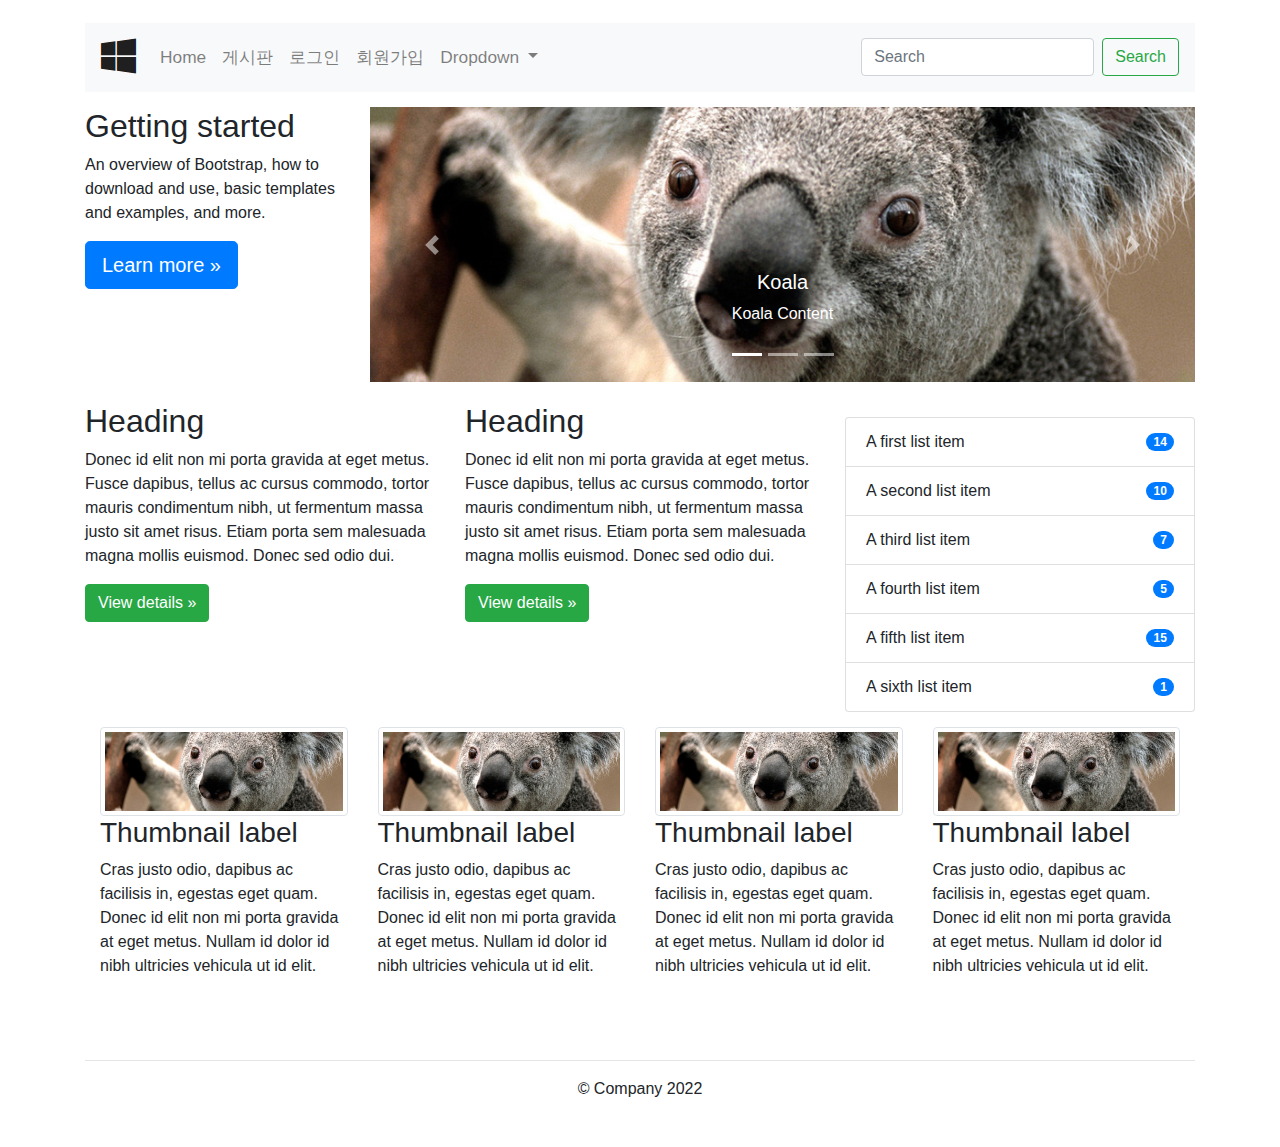
<file: ch03-example/index.html>
<!DOCTYPE html>
<html lang="ko">
<head>
<!-- Required meta tags -->
    <meta charset="utf-8">
    <meta name="viewport" content="width=device-width, initial-scale=1, shrink-to-fit=no">

    <title>부트스트랩 페이지 링크 예제</title>

    <!-- Bootstrap CSS -->
    <link rel="stylesheet" href="../css/bootstrap.min.css" type="text/css">

    <!-- Font Awesome 5 Icons -->
    <link rel="stylesheet" href="https://cdnjs.cloudflare.com/ajax/libs/font-awesome/5.15.4/css/all.min.css">
    
    <!-- 직접 만든  CSS -->
    <link rel="stylesheet" href="./css/mycss.css">
</head>
<body>
   <div class="container pt-2">
     
     <!-- 상단 네비게이션 시작 -->
     <nav class="navbar navbar-expand-lg bg-light navbar-light">
          <!-- 표준 탐색 모음은 .navbar 클래스를 사용하여 생성되고 반응형 축소 클래스(.navbar-expand-xl|lg|md|sm)가 뒤따릅니다. -->	
	      <!-- Large(lg) ==> 992px 이상  1200px미만. navbar-expand-lg 은 width 가 991px 되어지는 순간 nav 이 축소되어진다. -->
		  
		  <!-- Brand/logo --> <!-- Font Awesome 5 Icons -->
		  <a class="navbar-brand" href="#"><i class="fab fa-windows fa-2x"></i></a> <!-- 아이콘은 윈도우라 함. -->
		
		  <!-- 디바이스 크기가 휴대폰 크기로 되었을 경우에는 아코디언 같은 Navigation Bar 만들기 -->
		  <button class="navbar-toggler" type="button" data-toggle="collapse" data-target="#navbarSupportedContent">
		    <span class="navbar-toggler-icon"></span>
		  </button>
		
		  <div class="collapse navbar-collapse" id="navbarSupportedContent">
		    <ul class="navbar-nav mr-auto"> <!-- .mr-auto 는 css 의  margin-right: auto; 임. 즉, 가로축 미사용 공간 너비를 우축 바깥 여백에 할당한다는 것임. -->
		      <li class="nav-item">
		        <a class="nav-link menufont-size" href="index.html">Home</a>
		      </li>
		      <li class="nav-item">
		        <a class="nav-link menufont-size" href="board.html">게시판</a>
		      </li>
		      <li class="nav-item">
		        <a class="nav-link menufont-size" href="login.html">로그인</a>
		      </li>
		      <li class="nav-item">
		        <a class="nav-link menufont-size" href="register.html">회원가입</a>
		      </li>
		      <li class="nav-item dropdown">
		        <a class="nav-link dropdown-toggle menufont-size" href="#" id="navbarDropdown" data-toggle="dropdown">
		          Dropdown
		        </a>
		        <div class="dropdown-menu" aria-labelledby="navbarDropdown">
		          <a class="dropdown-item" href="#">Action</a>
		          <a class="dropdown-item" href="#">Another action</a>
		          <div class="dropdown-divider"></div>
		          <a class="dropdown-item" href="#">Something else here</a>
		        </div>
		      </li>
		    </ul>
		    <form class="form-inline my-2 my-lg-0">
		      <input class="form-control mr-sm-2" type="search" placeholder="Search">
		      <button class="btn btn-outline-success my-2 my-sm-0" type="submit">Search</button>
		    </form>
		  </div>
		</nav>
     <!-- 상단 네비게이션 끝 -->
     
     
     <!-- 상단 컨텐츠 시작 -->
     <div class="row custom-topcontents">
     	<div class="col-md-3">
     		<h2>Getting started</h2>
			<p>An overview of Bootstrap, how to download and use, basic
				templates and examples, and more.</p>
			<p>
				<a class="btn btn-primary btn-lg">Learn more &raquo;</a>
			</p>
     	</div>
        <div class="col-md-9">
		     <!-- Carousel 시작 -->
			 <div id="carouselExampleIndicators" class="carousel slide carousel-fade" data-ride="carousel">
				  <ol class="carousel-indicators">
				    <li data-target="#carouselExampleIndicators" data-slide-to="0" class="active"></li>
				    <li data-target="#carouselExampleIndicators" data-slide-to="1"></li>
				    <li data-target="#carouselExampleIndicators" data-slide-to="2"></li>
				  </ol>
				  <div class="carousel-inner">
				    <div class="carousel-item active">
				      <img src="./images/Koala.jpg" class="d-block w-100" alt="..."> <!-- d-block 은 display: block; 이고  w-100 은 width 의 크기는 <div class="carousel-item active">의 width 100% 로 잡으라는 것이다. -->
				      <div class="carousel-caption d-none d-md-block"> <!-- d-none 은 display : none; 이므로 화면에 보이지 않다가, d-md-block 이므로 d-md-block 은 width 가 768px이상인 것에서만 display: block; 으로 보여라는 말이다.  --> 
					    <h5>Koala</h5>
					    <p>Koala Content</p>
					  </div>
				    </div>
				    <div class="carousel-item">
				      <img src="./images/Lighthouse.jpg" class="d-block w-100" alt="...">
				      <div class="carousel-caption d-none d-md-block">
					    <h5>Lighthouse</h5>
					    <p>Lighthouse Content</p>
					  </div>		      
				    </div>
				    <div class="carousel-item">
				      <img src="./images/Penguins.jpg" class="d-block w-100" alt="...">
				      <div class="carousel-caption d-none d-md-block">
					    <h5>Penguins</h5>
					    <p>Penguins Content</p>
					  </div>		      
				    </div>
				  </div>
				  <a class="carousel-control-prev" href="#carouselExampleIndicators" role="button" data-slide="prev">
				    <span class="carousel-control-prev-icon" aria-hidden="true"></span>
				    <span class="sr-only">Previous</span>
				  </a>
				  <a class="carousel-control-next" href="#carouselExampleIndicators" role="button" data-slide="next">
				    <span class="carousel-control-next-icon" aria-hidden="true"></span>
				    <span class="sr-only">Next</span>
				  </a>
			 </div>
			 <!-- Carousel 끝 -->
        </div> 
     </div>
     <!-- 상단 컨텐츠 끝 -->
     
     
     <!-- 중앙 컨텐츠 시작 -->
     <div class="row" style="margin-top: 20px;">
         <div class="col-lg-8">
            <div class="row">
		         <div class="col-sm-6">
		         	<h2>Heading</h2>
					<p>Donec id elit non mi porta gravida at eget metus. Fusce
						dapibus, tellus ac cursus commodo, tortor mauris condimentum nibh,
						ut fermentum massa justo sit amet risus. Etiam porta sem malesuada
						magna mollis euismod. Donec sed odio dui.</p>
					<p>
						<a class="btn btn-success" href="#" role="button">View details &raquo;</a>
					</p>
		         </div>
		         
		         <div class="col-sm-6">
		         	<h2>Heading</h2>
					<p>Donec id elit non mi porta gravida at eget metus. Fusce
						dapibus, tellus ac cursus commodo, tortor mauris condimentum nibh,
						ut fermentum massa justo sit amet risus. Etiam porta sem malesuada
						magna mollis euismod. Donec sed odio dui.</p>
					<p>
						<a class="btn btn-success" href="#" role="button">View details &raquo;</a>
					</p>
		         </div>
		    </div>    
         </div>
         <div class="col-lg-4">
         	<ul class="list-group" style="padding-top: 15px;">
				  <li class="list-group-item d-flex justify-content-between align-items-center">
				    A first list item
				    <span class="badge badge-primary badge-pill">14</span>
				  </li>
				  <li class="list-group-item d-flex justify-content-between align-items-center">
				    A second list item
				    <span class="badge badge-primary badge-pill">10</span>
				  </li>
				  <li class="list-group-item d-flex justify-content-between align-items-center">
				    A third list item
				    <span class="badge badge-primary badge-pill">7</span>
				  </li>
				  <li class="list-group-item d-flex justify-content-between align-items-center">
				    A fourth list item
				    <span class="badge badge-primary badge-pill">5</span>
				  </li>
				  <li class="list-group-item d-flex justify-content-between align-items-center">
				    A fifth list item
				    <span class="badge badge-primary badge-pill">15</span>
				  </li>
				  <li class="list-group-item d-flex justify-content-between align-items-center">
				    A sixth list item
				    <span class="badge badge-primary badge-pill">1</span>
				  </li>
			</ul>
         </div>
     </div>
     <!-- 중앙 컨텐츠 끝 -->
     
     
     <!-- 썸네일 시작(이미지에 보더가 생기는 것임) -->
     <div class="row" style="margin: 15px 0 50px 0;">
     	 <div class="col-sm-6 col-lg-3 mb-3">
     	    <div>
				<img src="../images/Koala.jpg" alt="thumbnail" class="img-thumbnail" width="260">
				<div>
					<h3>Thumbnail label</h3>
					<p>Cras justo odio, dapibus ac facilisis in, egestas eget
						quam. Donec id elit non mi porta gravida at eget metus. Nullam id
						dolor id nibh ultricies vehicula ut id elit.
					</p>
				</div>
			</div>
     	 </div> 
     	 <div class="col-sm-6 col-lg-3 mb-3">
     	    <div>
				<img src="../images/Koala.jpg" alt="thumbnail" class="img-thumbnail" width="260">
				<div>
					<h3>Thumbnail label</h3>
					<p>Cras justo odio, dapibus ac facilisis in, egestas eget
						quam. Donec id elit non mi porta gravida at eget metus. Nullam id
						dolor id nibh ultricies vehicula ut id elit.
					</p>
				</div>
			</div>
     	 </div>
     	 <div class="col-sm-6 col-lg-3 mb-3">
     	    <div>
				<img src="../images/Koala.jpg" alt="thumbnail" class="img-thumbnail" width="260">
				<div>
					<h3>Thumbnail label</h3>
					<p>Cras justo odio, dapibus ac facilisis in, egestas eget
						quam. Donec id elit non mi porta gravida at eget metus. Nullam id
						dolor id nibh ultricies vehicula ut id elit.
					</p>
				</div>
			</div>
     	 </div>
     	 <div class="col-sm-6 col-lg-3 mb-3">
     	    <div>
				<img src="../images/Koala.jpg" alt="thumbnail" class="img-thumbnail" width="260">
				<div>
					<h3>Thumbnail label</h3>
					<p>Cras justo odio, dapibus ac facilisis in, egestas eget
						quam. Donec id elit non mi porta gravida at eget metus. Nullam id
						dolor id nibh ultricies vehicula ut id elit.
					</p>
				</div>
			</div>
     	 </div>
     </div>
     <!-- 썸네일 끝(이미지에 보더가 생기는 것임) -->
     
     <hr>
     
     <!-- 푸터 시작 -->
     <div id="footer">
     	<p class="text-center">&copy; Company 2022 </p>
     </div>
     <!-- 푸터 끝  -->
     
   </div> 

    <!-- Optional JavaScript -->
    <script src="../js/jquery-3.6.0.min.js" type="text/javascript"></script>
    <script src="../js/bootstrap.bundle.min.js" type="text/javascript"></script>

</body>
</html>
</file>
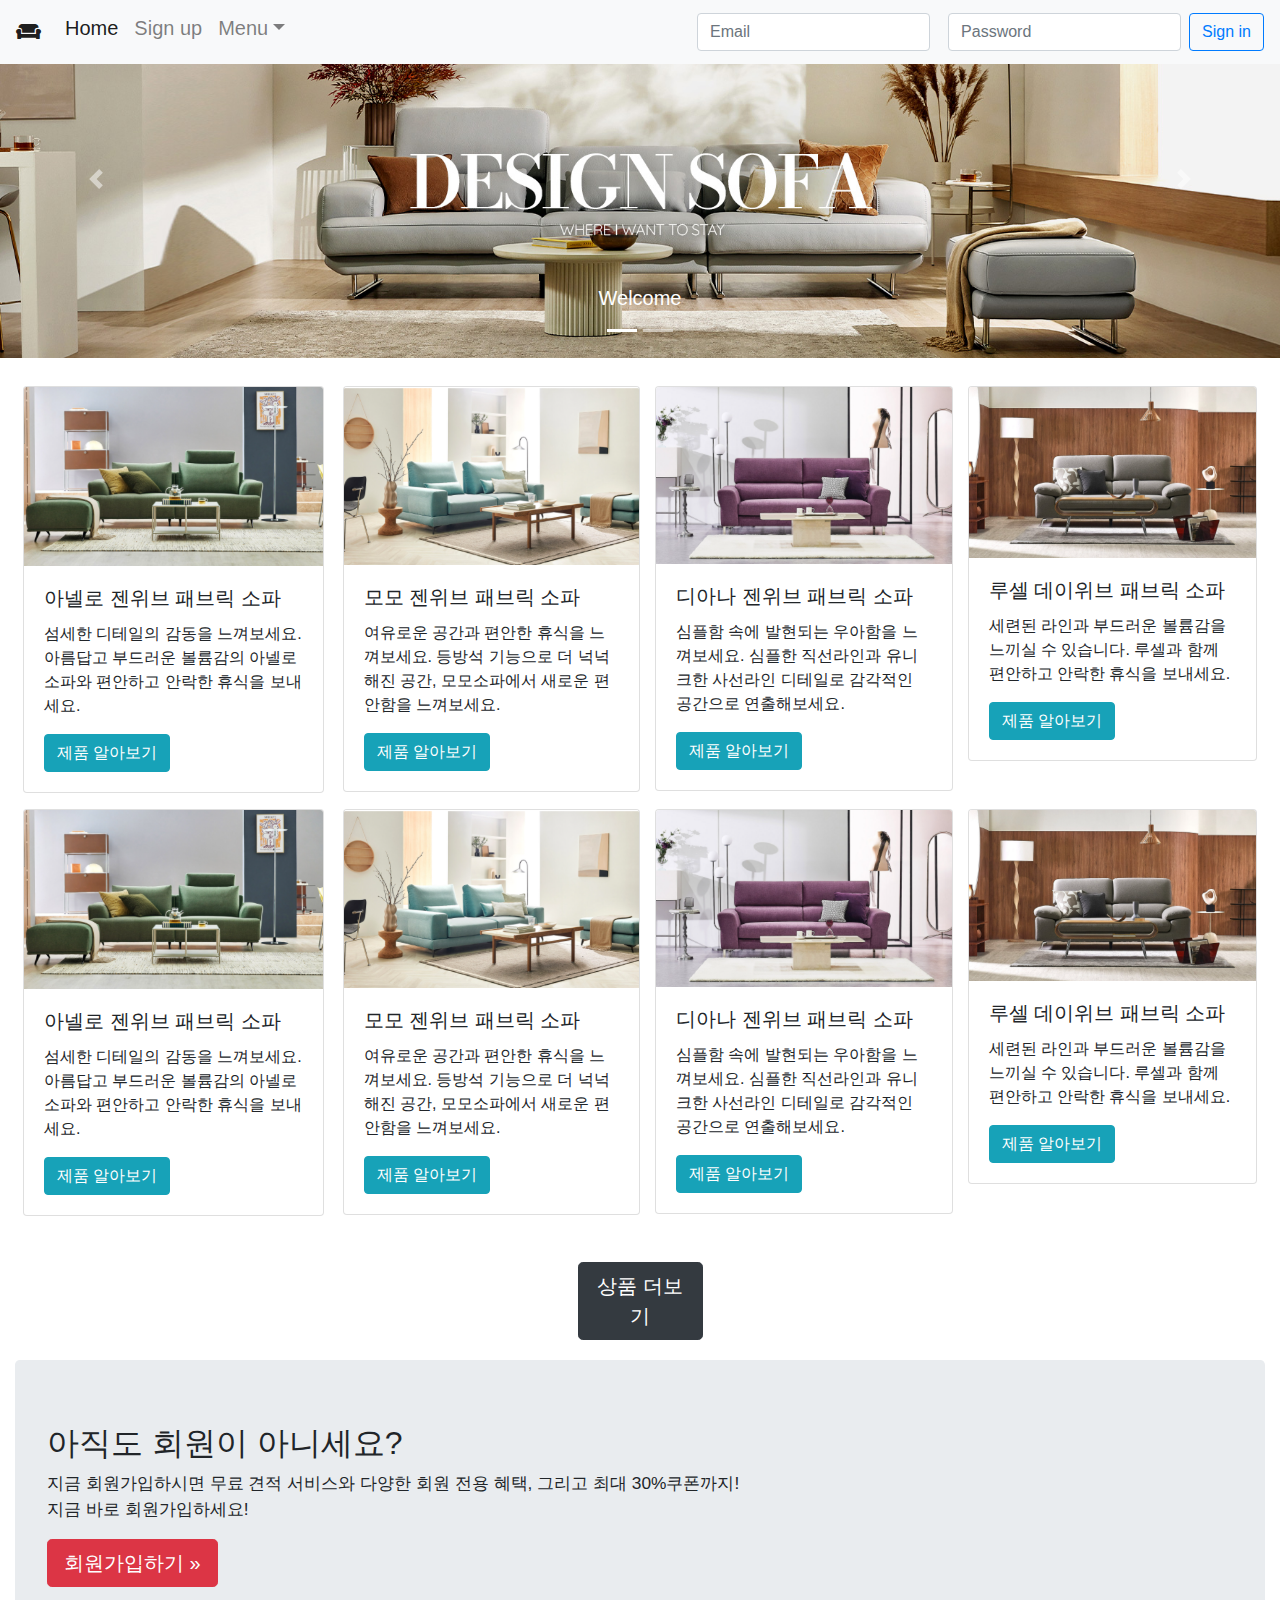
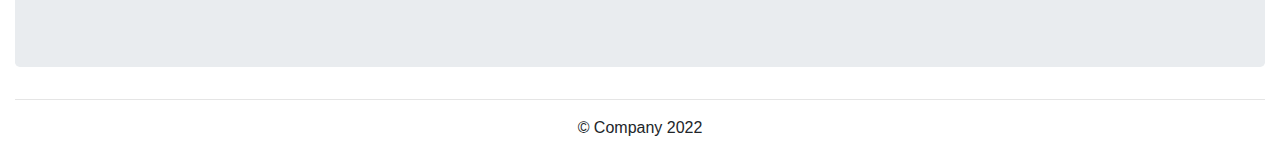
<file: ch04-shoppingMall/index.html>
<!DOCTYPE html>
<html lang="ko">
<head>
	<!-- Required meta tags -->
    <meta charset="utf-8">
    <meta name="viewport" content="width=device-width, initial-scale=1, shrink-to-fit=no">

	<title>쇼핑몰 시작 페이지(쇼파 단품 쇼핑몰)</title>

    <!-- Bootstrap CSS -->
    <link rel="stylesheet" href="../css/bootstrap.min.css" type="text/css">
	
	<!-- Font Awesome 5 Icons -->
    <link rel="stylesheet" href="https://cdnjs.cloudflare.com/ajax/libs/font-awesome/5.15.4/css/all.min.css">
	
	<!-- 직접 만든  CSS -->
    <link rel="stylesheet" href="./css/homeshopping.css">
<meta charset="UTF-8">
</head>
<body>
	
		<!-- 상단 고정 내비게이션 시작 -->
		<nav class="navbar navbar-expand-lg bg-light navbar-light fixed-top">
		<a class="navbar-brand" href="#"><i class="fas fa-couch"></i></a>
		  
		  <!-- 디바이스 크기가 휴대폰 크기로 되었을 경우에 아코디언 같은 Navigation Bar 만들기 -->
        <button class="navbar-toggler" type="button" data-toggle="collapse" data-target="#navbarSupportedContent">
          <span class="navbar-toggler-icon"></span>
        </button>
      
        <div class="collapse navbar-collapse" id="navbarSupportedContent">
          <ul class="navbar-nav mr-auto"> <!-- .mr-auto 는 css 의  margin-right: auto; 임. 즉, 가로축 미사용 공간 너비를 우축 바깥 여백에 할당한다는 것임. -->
            <li class="nav-item active">
              <a class="nav-link h5" href="#">Home</a>
            </li>
            <li class="nav-item">
              <a class="nav-link h5" href="signUp.html">Sign up</a>
            </li>
            <li class="nav-item dropdown">
              <a class="nav-link dropdown-toggle h5" href="#" id="navbarDropdown" data-toggle="dropdown">Menu</a>
              <div class="dropdown-menu" aria-labelledby="navbarDropdown">
                <a class="dropdown-item" href="allShofas.html">All Sofas</a>
                <a class="dropdown-item" href="reviews.html">Reviews</a>
                <div class="dropdown-divider"></div>
                <a class="dropdown-item" href="#">My Page</a>
              </div>
            </li>
          </ul>
          <form class="form-inline my-2 my-lg-0"> <!-- .form-inline 이것은 너비가 최소 576px인 뷰포트 내의 양식에만 적용됩니다. 576px보다 작은 화면에서는 세로방향으로 쌓입니다. -->
            <div class="form-group" style="margin-right: 10px;">
	            <input class="form-control mr-sm-2" type="text" placeholder="Email">
            </div>
            
            <div class="form-group">
	            <input class="form-control mr-sm-2" type="password" placeholder="Password">
            </div>
            <button class="btn btn-outline-primary" type="submit" href="signIn.html">Sign in</button>
          </form>
        </div>
		</nav>
		<!-- 상단 고정 내비게이션    끝 -->
		
		
		<div id="carouselExampleIndicators" class="carousel slide" data-ride="carousel">
		  <ol class="carousel-indicators">
		    <li data-target="#carouselExampleIndicators" data-slide-to="0" class="active"></li>
		    <li data-target="#carouselExampleIndicators" data-slide-to="1"></li>
		  </ol>
		  <div class="carousel-inner mb-5">
		    <div class="carousel-item active">
		      <img src="./images/top.png" class="d-block w-100" alt="..."> <!-- d-block 은 display: block; 이고  w-100 은 width 의 크기는 <div class="carousel-item active">의 width 100% 로 잡으라는 것이다. -->
		      <div class="carousel-caption d-none d-md-block"> <!-- d-none 은 display : none; 이므로 화면에 보이지 않다가, d-md-block 이므로 d-md-block 은 width 가 768px이상인 것에서만 display: block; 으로 보여라는 말이다.  --> 
			    <h5>Welcome</h5>
			  </div>
		    </div>
		    <div class="carousel-item">
		      <img src="./images/top.png" class="d-block w-100" alt="...">
		      <div class="carousel-caption d-none d-md-block">
			    <h5>Welcome</h5>
			  </div>		      
		    </div>
		  </div>
		  
		  <a class="carousel-control-prev" href="#carouselExampleIndicators" role="button" data-slide="prev">
		    <span class="carousel-control-prev-icon" aria-hidden="true"></span>
		    <span class="sr-only">Previous</span>
		  </a>
		  <a class="carousel-control-next" href="#carouselExampleIndicators" role="button" data-slide="next">
		    <span class="carousel-control-next-icon" aria-hidden="true"></span>
		    <span class="sr-only">Next</span>
		  </a>
		</div>
		
		
		<!-- container-fluid 시작 -->
		<div class="container-fluid" style="margin-top: 20px;">
		
		<!-- 중앙 컨텐츠 시작 -->
		<div class="row" style="margin: -20px 0 30px 0;">
		
			<div class="col-sm-6 col-lg-3 mb-3 pr-1 pl-2">
				<div class="card">
					<img src="./images/sofa1.png" class="card-img-top" alt="코알라" />
					<div class="card-body">
						<h5 class="card-title">아넬로 젠위브 패브릭 소파</h5>
						<p class="card-text">섬세한 디테일의 감동을 느껴보세요. 아름답고 부드러운 볼륨감의 아넬로 소파와 편안하고 안락한 휴식을 보내세요.</p>
						<a href="#" class="btn btn-info">제품 알아보기</a>
					</div>
				</div>
			</div>
			
			<div class="col-sm-6 col-lg-3 mb-3 pr-0">
				<div class="card">
					<img src="./images/sofa2.png" class="card-img-top" alt="코알라" />
					<div class="card-body">
						<h5 class="card-title">모모 젠위브 패브릭 소파</h5>
						<p class="card-text">여유로운 공간과 편안한 휴식을 느껴보세요. 등방석 기능으로 더 넉넉해진 공간, 모모소파에서 새로운 편안함을 느껴보세요.</p>
						<a href="#" class="btn btn-info">제품 알아보기</a>
					</div>
				</div>
			</div>
			
			<div class="col-sm-6 col-lg-3 mb-3 pr-0">
				<div class="card">
					<img src="./images/sofa3.png" class="card-img-top" alt="코알라" />
					<div class="card-body">
						<h5 class="card-title">디아나 젠위브 패브릭 소파</h5>
						<p class="card-text">심플함 속에 발현되는 우아함을 느껴보세요. 심플한 직선라인과 유니크한 사선라인 디테일로 감각적인 공간으로 연출해보세요.</p>
						<a href="#" class="btn btn-info">제품 알아보기</a>
					</div>
				</div>
			</div>
			
			<div class="col-sm-6 col-lg-3 mb-3 pr-2">
				<div class="card">
					<img src="./images/sofa4.png" class="card-img-top" alt="코알라" />
					<div class="card-body">
						<h5 class="card-title">루셀 데이위브 패브릭 소파</h5>
						<p class="card-text">세련된 라인과 부드러운 볼륨감을 느끼실 수 있습니다. 루셀과 함께 편안하고 안락한 휴식을 보내세요.</p>
						<a href="#" class="btn btn-info">제품 알아보기</a>
					</div>
				</div>
			</div>
			
			<div class="col-sm-6 col-lg-3 mb-3 pr-1 pl-2">
				<div class="card">
					<img src="./images/sofa1.png" class="card-img-top" alt="코알라" />
					<div class="card-body">
						<h5 class="card-title">아넬로 젠위브 패브릭 소파</h5>
						<p class="card-text">섬세한 디테일의 감동을 느껴보세요. 아름답고 부드러운 볼륨감의 아넬로 소파와 편안하고 안락한 휴식을 보내세요.</p>
						<a href="#" class="btn btn-info">제품 알아보기</a>
					</div>
				</div>
			</div>
			
			<div class="col-sm-6 col-lg-3 mb-3 pr-0">
				<div class="card">
					<img src="./images/sofa2.png" class="card-img-top" alt="코알라" />
					<div class="card-body">
						<h5 class="card-title">모모 젠위브 패브릭 소파</h5>
						<p class="card-text">여유로운 공간과 편안한 휴식을 느껴보세요. 등방석 기능으로 더 넉넉해진 공간, 모모소파에서 새로운 편안함을 느껴보세요.</p>
						<a href="#" class="btn btn-info">제품 알아보기</a>
					</div>
				</div>
			</div>
			
			<div class="col-sm-6 col-lg-3 mb-3 pr-0">
				<div class="card">
					<img src="./images/sofa3.png" class="card-img-top" alt="코알라" />
					<div class="card-body">
						<h5 class="card-title">디아나 젠위브 패브릭 소파</h5>
						<p class="card-text">심플함 속에 발현되는 우아함을 느껴보세요. 심플한 직선라인과 유니크한 사선라인 디테일로 감각적인 공간으로 연출해보세요.</p>
						<a href="#" class="btn btn-info">제품 알아보기</a>
					</div>
				</div>
			</div>
			
			<div class="col-sm-6 col-lg-3 mb-3 pr-2">
				<div class="card">
					<img src="./images/sofa4.png" class="card-img-top" alt="코알라" />
					<div class="card-body">
						<h5 class="card-title">루셀 데이위브 패브릭 소파</h5>
						<p class="card-text">세련된 라인과 부드러운 볼륨감을 느끼실 수 있습니다. 루셀과 함께 편안하고 안락한 휴식을 보내세요.</p>
						<a href="#" class="btn btn-info">제품 알아보기</a>
					</div>
				</div>
			</div>
			
			
		</div>
		
		<!-- 중앙 컨텐츠   끝 --> 
		
		<a class="btn btn-dark btn-lg" id="viewMore">상품 더보기</a>
		
		<!-- 전체화면 점보트론 시작 -->
			<div class="jumbotron">
				<h2>아직도 회원이 아니세요?</h2>
				<p id="signUpNow">지금 회원가입하시면 무료 견적 서비스와 다양한 회원 전용 혜택, 그리고 최대 30%쿠폰까지! <br> 지금 바로 회원가입하세요!  </p>
				<p>
					<a class="btn btn-danger btn-lg" href="signUp.html">회원가입하기 &raquo;</a>
				</p>
			</div>
		<!-- 전체화면 점보트론 끝 -->
		
		<hr>
		
		<!-- footer 시작 -->
		<div id="footer">
			<p class="text-center">&copy; Company 2022</p>
		</div>
		
		<!-- footer   끝 -->
	</div>
	
	<!-- container-fluid  끝 -->

	<!-- Optional JavaScript -->
    <script src="../js/jquery-3.6.0.min.js" type="text/javascript"></script>
    <script src="../js/bootstrap.bundle.min.js" type="text/javascript"></script>

</body>
</html>
</file>
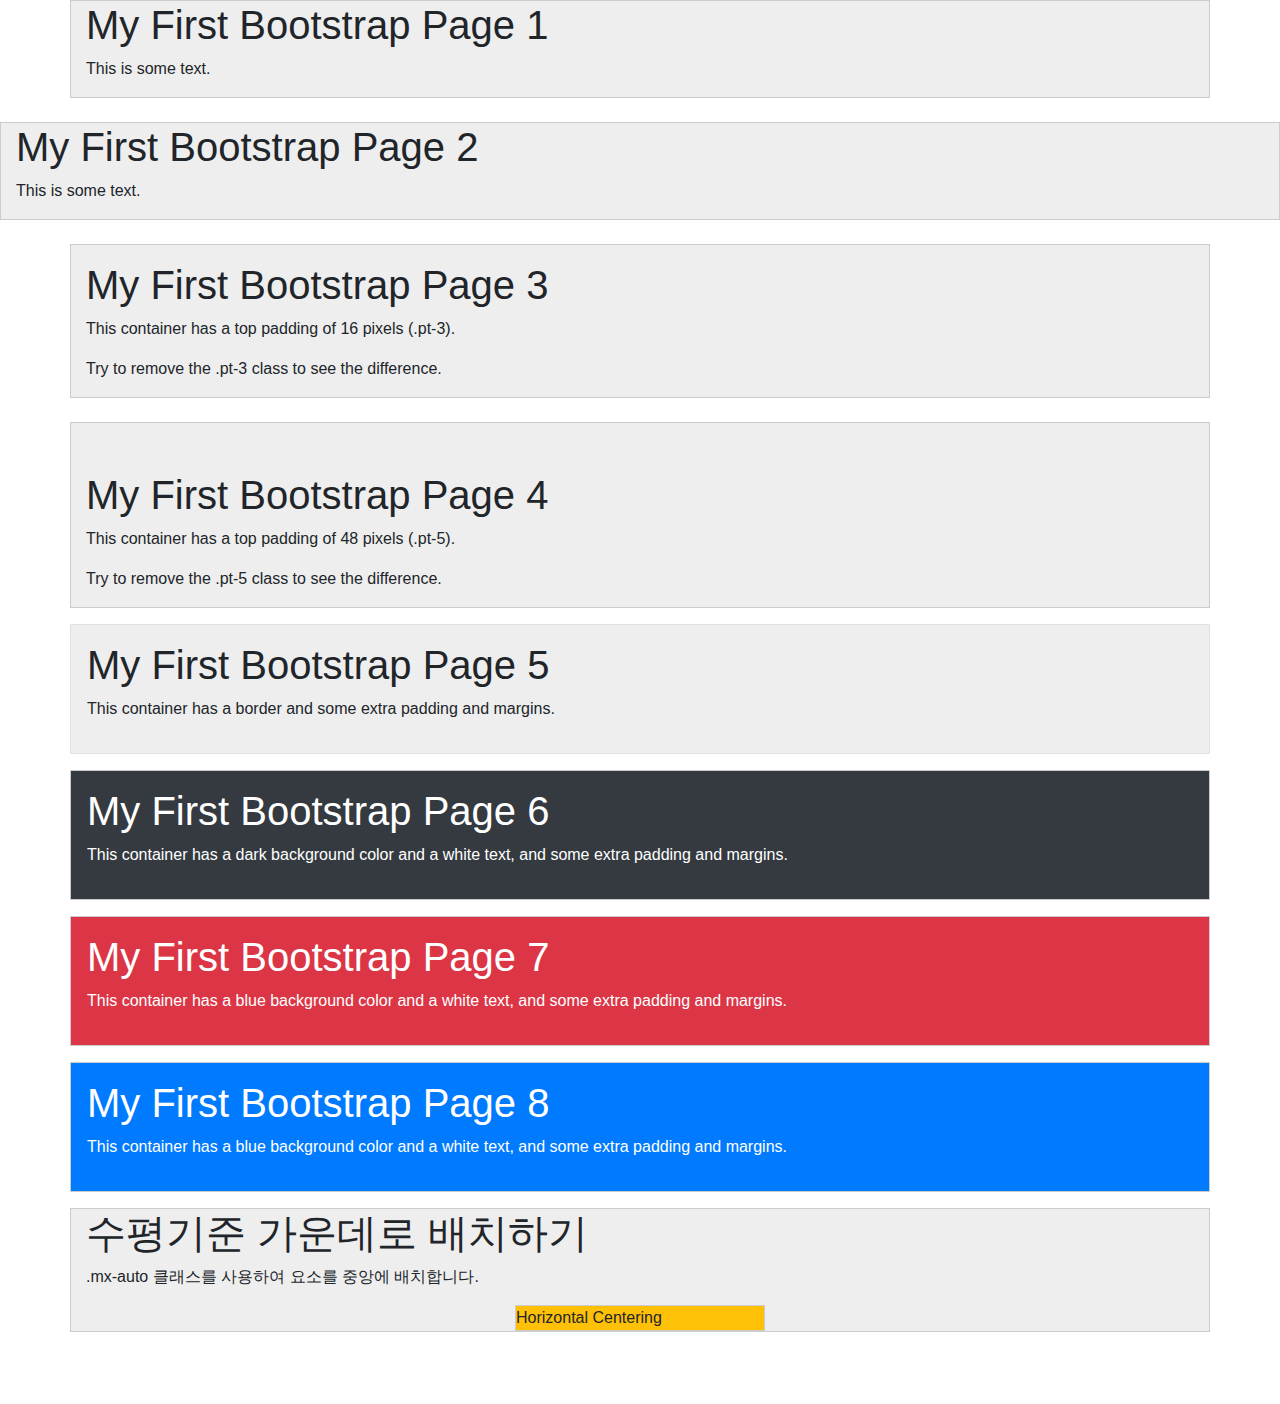
<file: ch01-css/s02_container.html>
<!doctype html>
<html lang="ko">
  <head>
    <!-- Required meta tags -->
    <meta charset="utf-8">
    <meta name="viewport" content="width=device-width, initial-scale=1, shrink-to-fit=no">

    <title>Container</title>

    <!-- Bootstrap CSS -->
    <link rel="stylesheet" href="../css/bootstrap.min.css" type="text/css">
	
	<style type="text/css">
	
	 div{
			border: 1px solid #CCCCCC;
			background: #EEEEEE;
	 }
	
	</style>
	
  </head>
  
  <!-- 
    <body style="padding: 10px 0;" class="border border-danger"> 
  -->
  <body>
    <!-- 
         .container 는 좌우에 바깥 여백이 있는 것임 
         .container-fluid 는 좌우에 바깥 여백이 없는 것임
     
         >> 디바이스(기기) width 의 크기에 따른 width의 breakpoints(중단점) <<
         
         			                Extra small(xs)      Small(sm)                  Medium(md)              Large(lg)                  Extra large(xl)   
         			                576px미만                          576px이상  768px미만                   768px이상  992px미만               992px 이상  1200px미만                1200px 이상 
      
      .container        width 	    100%                 540px                      720px                   960px                      1140px   
      .container-fluid  width       100%                 100%                       100%                    100%                       100%           
                 
     -->
    <div class="container">
	  <!-- Content here -->
	 	<h1>My First Bootstrap Page 1</h1>
  		<p>This is some text.</p>
	</div>
	
	<br>
	
	<!-- viewport를 꽉 채운 container -->
	<div class="container-fluid">
	    <h1>My First Bootstrap Page 2</h1>
  		<p>This is some text.</p>
	</div>
	
	<br>
	
	<!-- >>> 여백주기 (margin 과 padding) <<<
	
	          기본적으로, .container 와 .container-fluid 는 상단 및 하단에는 패딩이 0 이고, 우측 및 좌측에는 패딩이 15px 로 되어있다.
	     
	            ※ 표기방법 ※
	     xs 에서 xl까지 모든 중단점에 적용되는 간격 유틸리티에는 별도의 중단점 약어가 없습니다. 
	          이는 이러한 클래스가 min-width : 0 이상에서 적용되므로 미디어 쿼리에 의해 바인딩되지 않기 때문입니다. 
	          그러나 나머지 중단점에는 중단점 약어가 포함됩니다.
	     
	     xs 인 경우에는                          {property}{sides}-{size} 
	     sm, md, lg, xl 인 경우에는  {property}{sides}-{breakpoint}-{size} 
	
	             ▷ property 는 margin 이라면 m, padding 이라면 p
	             
	             ▷ sides 는 top 이라면 t, 
	               bottom 이라면 b, 
	               left 이라면 l, 
	               right 이라면 r, 
	               left 및 right 이라면 x, 
	               top 및 bottom 이라면 y, 
	               left 및 right 및 top 및 bottom 이라면 공백     
	     
	             ▷ breakpoint 는 반응형 웹페이지로 만들려고 할때 사용하는 것으로서 sm, md, lg, xl 이 들어옴.
     
         >>>> !!!!!! ====== 아주 중요  아주 중요 아주 중요 아주 중요 ====== !!!!!! <<<<
              breakpoint는 항상 해당 breakpoint 이상에 작용한다는 것을 꼭 기억할 것 !!!! 
                            예1> mb-3    은 xs 이상 부터 margin-bottom 은 1rem 이다. 즉, 모든 디바이스에서 margin-bottom 은 1rem 이라는 것이다. 
                            예2> mb-md-3 은 md 이상 부터 margin-bottom 은 1rem 이다. 즉, width 의 크기가 768px이상 에서는 margin-bottom 은 1rem 이라는 것이다.               
                 
	             ▷ size 는  0 부터 5 까지 만 가능함.
	       0 -  margin 또는 padding 을 0 으로 함
           1 -  margin 또는 padding 을 0.25rem 으로 함 (만약 font크기가 16px 이라면 4px  즉, font size 의 0.25배)
		   2 -  margin 또는 padding 을 0.5rem 으로 함   (만약 font크기가 16px 이라면 8px  즉, font size 의 0.5배)
		   3 -  margin 또는 padding 을 1rem 으로 함       (만약 font크기가 16px 이라면 16px 즉, font size 와 같음)
		   4 -  margin 또는 padding 을 1.5rem 으로 함   (만약 font크기가 16px 이라면 24px 즉, font size 의 1.5배)
		   5 -  margin 또는 padding 을 3rem 으로 함       (만약 font크기가 16px 이라면 48px 즉, font size 의 3배)
		   auto - margin 을  auto 로 설정함.
		   
		       ※ 주의 : auto는 margin만 auto 가 된다. padding은 auto가 되지 않는다고 한다. (기본 css문법에서도 그렇다.)
                  padding은 auto쓰고 싶으면 그냥 0으로 두고 margin만 건드리는 것을 추천한다.

		   
		   size 를 음수로도 할 수 있음. 숫자 앞에 n을 붙이면 됨. 
		    n1 - margin 을  -0.25rem 으로 함  (만약 font크기가 16px 이라면 -4px)
			n2 - margin 을  -0.5rem 으로 함    (만약 font크기가 16px 이라면 -8px)
			n3 - margin 을  -1rem 으로 함        (만약 font크기가 16px 이라면 -16px)
			n4 - margin 을  -1.5rem 으로 함    (만약 font크기가 16px 이라면 -24px)
			n5 - margin 을  -3rem 으로 함        (만약 font크기가 16px 이라면 -48px)
			
			
		    class="ml-auto" 는  css 의  margin-left: auto; 임
			class="mr-auto" 는  css 의  margin-right: auto; 임
			class="mt-auto" 는  css 의  margin-top: auto; 임
			class="mb-auto" 는  css 의  margin-bottom: auto; 임
			class="mx-auto" 는  css 의  margin-left: auto; margin-right: auto; 임
			class="my-auto" 는  css 의  margin-top: auto; margin-bottom: auto; 임
			
			left 와 right 에서  auto 의 뜻은 사용한 레이아웃 모드에 따라 가로축 미사용 공간 너비를 바깥 여백에 할당한다는 의미임.
			margin-left 와  margin-right의 값이 모두 auto라면 너비를 양 여백에 동일하게 배정합니다. 
			
			margin 0 auto; 에서 0 이 의미하는 것은 위쪽과, 아래쪽의 여백을 0으로 준것입니다. 
			auto는 좌우의 여백을 똑같이 배분한 것입니다. 그래서 브라우저 화면 가운데에 위치하게 됩니다.	
	-->
	<div class="container pt-3">
	  <h1>My First Bootstrap Page 3</h1>
	  <p>This container has a top padding of 16 pixels (.pt-3).</p>
	  <p>Try to remove the .pt-3 class to see the difference.</p>
	</div>
	
	<br>
	
	<div class="container pt-5">
	  <h1>My First Bootstrap Page 4</h1>
	  <p>This container has a top padding of 48 pixels (.pt-5).</p>
	  <p>Try to remove the .pt-5 class to see the difference.</p>
	</div>
	
	
	<!-- Container 에 Border 와 Color 주기 -->
	
	<div class="container p-3 my-3 border">
	  <h1>My First Bootstrap Page 5</h1>
	  <p>This container has a border and some extra padding and margins.</p>
	</div>
	
	<div class="container p-3 my-3 bg-dark text-white">
	  <h1>My First Bootstrap Page 6</h1>
	  <p>This container has a dark background color and a white text, and some extra padding and margins.</p>
	</div>
	
	<div class="container p-3 my-3 bg-danger text-white">
	  <h1>My First Bootstrap Page 7</h1>
	  <p>This container has a blue background color and a white text, and some extra padding and margins.</p>
	</div>
	
	<div class="container p-3 my-3 bg-primary text-white">
	  <h1>My First Bootstrap Page 8</h1>
	  <p>This container has a blue background color and a white text, and some extra padding and margins.</p>
	</div>
	
	<div class="container">
	  <h1>수평기준 가운데로 배치하기</h1>
	  <p>.mx-auto 클래스를 사용하여 요소를 중앙에 배치합니다.</p>
	  <div class="mx-auto bg-warning" style="width:250px">
	  	Horizontal Centering
	  </div>
	</div>
	<br><br><br>

    <!-- Optional JavaScript -->
    <script src="../js/jquery-3.6.0.min.js" type="text/javascript"></script>
    <script src="../js/bootstrap.bundle.min.js" type="text/javascript"></script>
  </body>
</html>
</file>
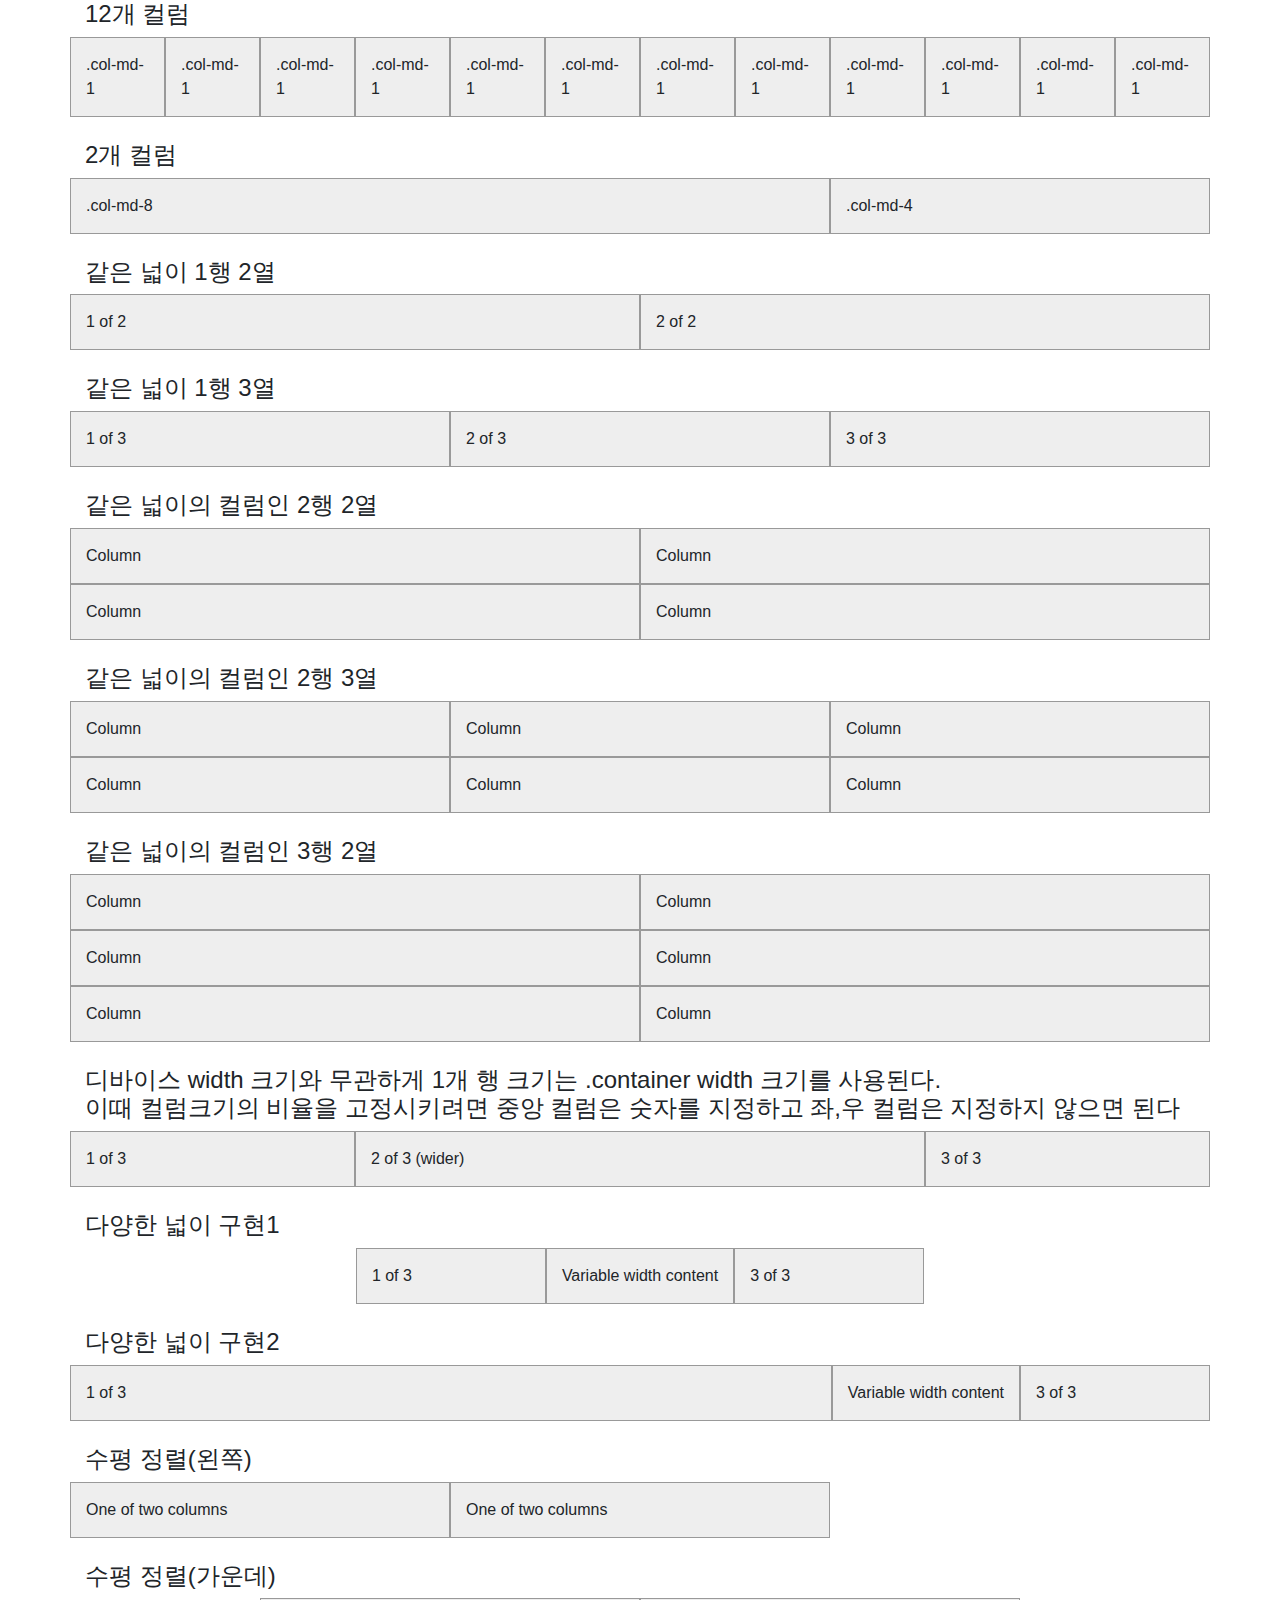
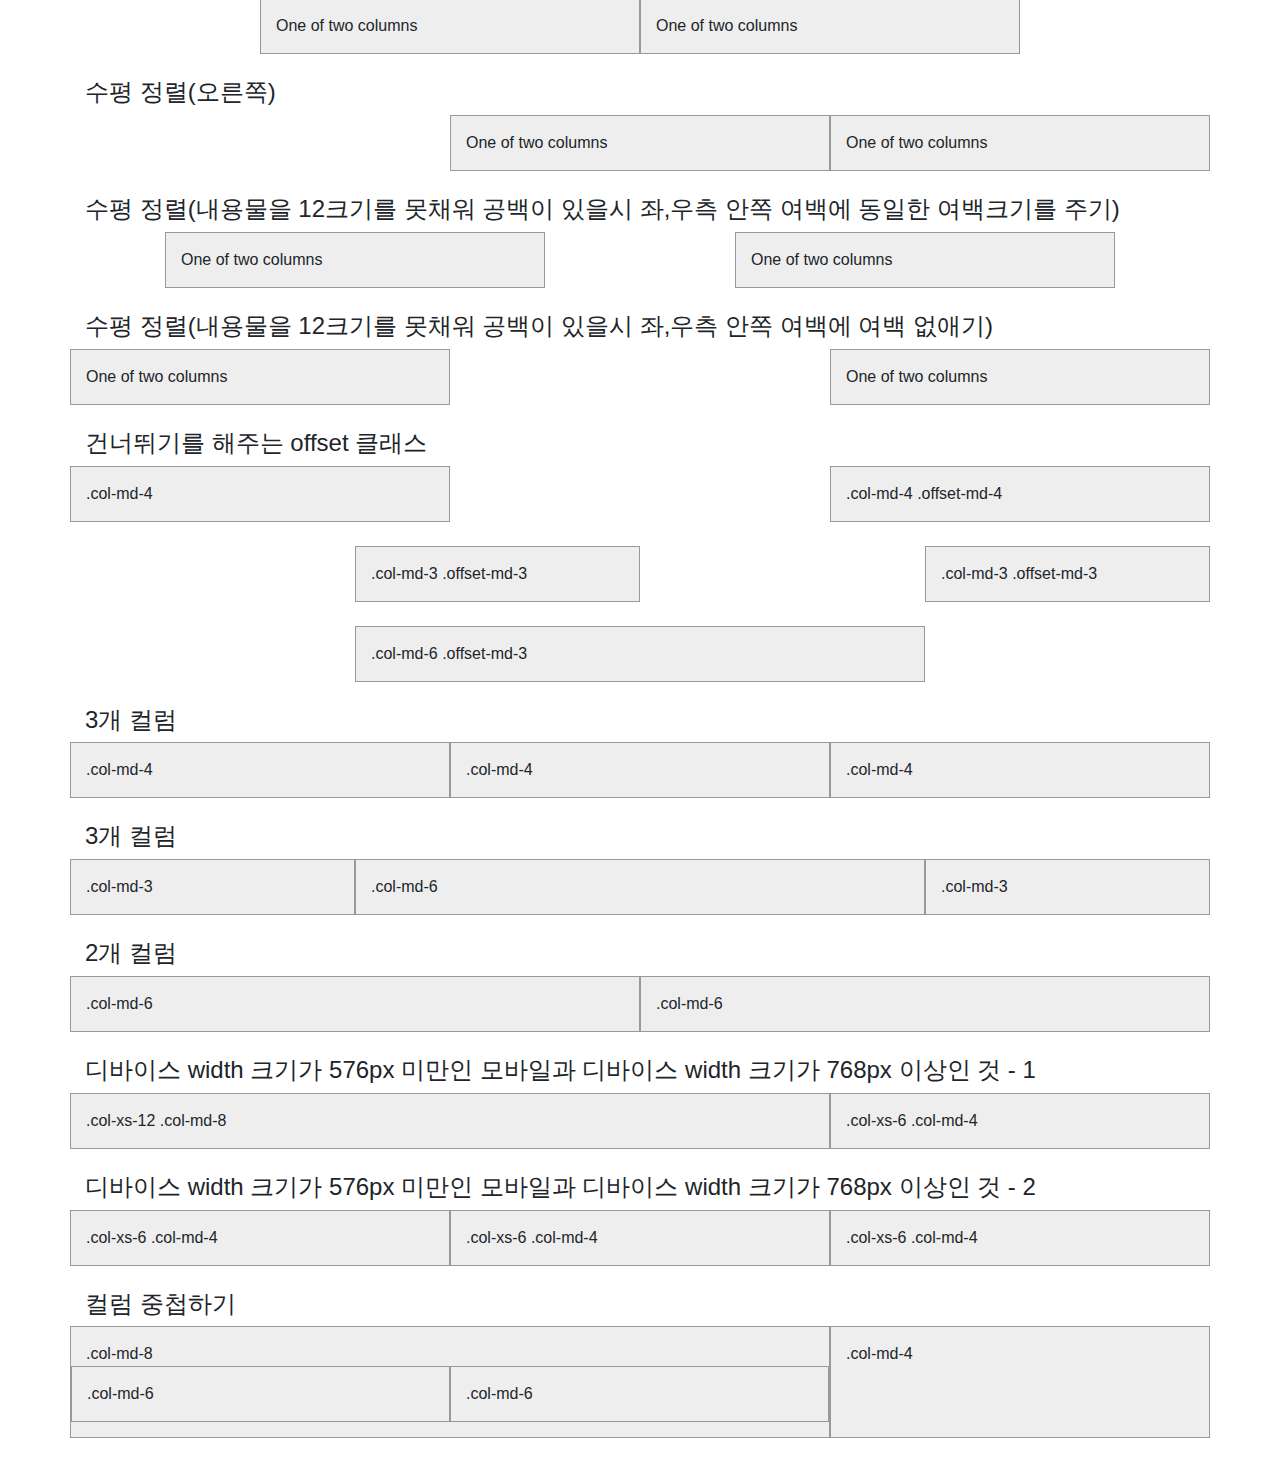
<file: ch01-css/s03_grid.html>
<!doctype html>
<html lang="ko">
  <head>
    <!-- Required meta tags -->
    <meta charset="utf-8">
    <meta name="viewport" content="width=device-width, initial-scale=1, shrink-to-fit=no">

    <title>Grid</title>
    
    <!-- Bootstrap CSS -->
    <link rel="stylesheet" href="../css/bootstrap.min.css" type="text/css">
	<style type="text/css">
		[class*="col"] {  /* [class*="col"] 은 CSS3에서 나온 선택자로서 class이름에 col 이라는 글자가 포함된 것들을 말한다. */
			padding-top: 15px;
			padding-bottom: 15px;
			background-color: #eee;
			/* background-color: rgba(86, 61, 124, .15); */
			border: 1px solid #999;
			/* border: 1px solid rgba(86, 61, 124, .2); */
		}
	</style>
  </head>
  <body>
 <!-- 
	Responsive Columns(반응형 Columns)
	그리드 옵션들
	다양한 기기들을 넘나드는 부트스트랩 그리드 시스템
	---------------------------------------------------------------------------------------
	width 가 576px 미만은 mobile phones or screens 임.
	
	                  		Extra small    	Small        Medium       Large        Extra large
	                  		576px미만                576px이상           768px이상         992px이상          1200px이상 
	                                        768px미만           992px미만         1200px미만
	                                        
	.container width		100%     		540px	     720px	      960px	       1140px
	
	클래스 접두어	  		   .col-	       .col-sm-	    .col-md-	 .col-lg-	  .col-xl-
	
	1개행에 들어올 수 있는 컬럼의 최대개수	 12
	Nestable(중첩가능)             Yes
	Column ordering	             Yes
 -->

	<div class="container">
		<h4>12개 컬럼</h4>
		<div class="row">
			<div class="col-md-1">.col-md-1</div>
			<div class="col-md-1">.col-md-1</div>
			<div class="col-md-1">.col-md-1</div>
			<div class="col-md-1">.col-md-1</div>
			<div class="col-md-1">.col-md-1</div>
			<div class="col-md-1">.col-md-1</div>
			<div class="col-md-1">.col-md-1</div>
			<div class="col-md-1">.col-md-1</div>
			<div class="col-md-1">.col-md-1</div>
			<div class="col-md-1">.col-md-1</div>
			<div class="col-md-1">.col-md-1</div>
			<div class="col-md-1">.col-md-1</div>
		<!-- width 크기가 768px 이상일 경우 모든 컬럼의 크기는 width 크기의 1/12 이 되고
		     width 크기가 768px 미만일 경우 모든 컬럼의 크기는 width 크기의 100% 만큼 된다.   -->
		</div>

	    <br>
	    
		<h4>2개 컬럼</h4>
		<div class="row">
			<div class="col-md-8">.col-md-8</div>
			<div class="col-md-4">.col-md-4</div>
		<!-- width 크기가 768px 이상일 경우 컬럼의 크기는 첫번째는 8/12(== 2/3), 두번째는 4/12(== 1/3) 가 되고
		     width 크기가 768px 미만일 경우 컬럼의 크기는 너비의 100% 만큼 된다.   -->
		</div>

		<br>

		<h4>같은 넓이 1행 2열</h4>
		<div class="row">
		    <div class="col">
		      1 of 2
		    </div>
		    <div class="col">
		      2 of 2
		    </div>
		<!-- 디바이스 width 크기와 무관하게 컬럼의 크기는 첫번째는 1/2, 두번째는 1/2 이 된다.  -->
		</div>

		<br>

		<h4>같은 넓이 1행 3열</h4>
		<div class="row">
		    <div class="col">
		      1 of 3
		    </div>
		    <div class="col">
		      2 of 3
		    </div>
		    <div class="col">
		      3 of 3
		    </div>
		 <!-- 디바이스 width 크기와 무관하게 컬럼의 크기는 첫번째는 1/3, 두번째는 1/3, 세번째는 1/3 이 된다.  -->
		 </div>
		
		<br>
		
		<h4>같은 넓이의 컬럼인 2행 2열</h4>
		<div class="row">
		    <div class="col">Column</div>
		    <div class="col">Column</div>
		    <div class="w-100"></div>
		    <div class="col">Column</div>
		    <div class="col">Column</div>
		<!-- 디바이스 width 크기와 무관하게 컬럼의 크기는 같은 넓이의 컬럼으로 2행 2열이 된다.  -->    
		</div>
		
		<br>
		
		<h4>같은 넓이의 컬럼인 2행 3열</h4>
		<div class="row">
		    <div class="col">Column</div>
		    <div class="col">Column</div>
		    <div class="col">Column</div>
		    <div class="w-100"></div>
		    <div class="col">Column</div>
		    <div class="col">Column</div>
		    <div class="col">Column</div>
		<!-- 디바이스 width 크기와 무관하게 컬럼의 크기는 같은 넓이의 컬럼으로 2행 3열이 된다.  -->    
		</div>
		
		<br>
		
		<h4>같은 넓이의 컬럼인 3행 2열</h4>
		<div class="row">
		    <div class="col">Column</div>
		    <div class="col">Column</div>
		    <div class="w-100"></div>
		    <div class="col">Column</div>
		    <div class="col">Column</div>
		    <div class="w-100"></div>
		    <div class="col">Column</div>
		    <div class="col">Column</div>
		<!-- 디바이스 width 크기와 무관하게 컬럼의 크기는 같은 넓이의 컬럼으로 3행 2열이 된다.  -->    
		</div>

		<br>

		<h4>디바이스 width 크기와 무관하게 1개 행 크기는 .container width 크기를 사용된다.<br> 
		       이때  컬럼크기의 비율을 고정시키려면 중앙 컬럼은 숫자를 지정하고 좌,우 컬럼은 지정하지 않으면 된다</h4>
		<div class="row">
		    <div class="col">
		      1 of 3
		    </div>
		    <div class="col-6">
		      2 of 3 (wider)
		    </div>
		    <div class="col">
		      3 of 3
		    </div>
		</div>

		<br>

		<h4>다양한 넓이 구현1</h4>
		<div class="row justify-content-md-center">
		    <div class="col col-lg-2">
		      1 of 3
		    </div>
		    <div class="col-md-auto">
		      Variable width content
		    </div>
		    <div class="col col-lg-2">
		      3 of 3
		    </div>
	   <!-- 디바이스 width 크기 992px 이상(Large)일 때는  '1 of 3'과 '3 of 3'은 디바이스 width 크기의 2/12 너비로 고정되고, 
	                중간 부분만 남은 크기로 되어 가변적이 된다.
		        이때 전체행의 최대크기는 720px(Medium) 이 되며 가운데 정렬된다.
		       
		        디바이스 width 크기가 576px 보다 크고 992px 미만(Small 또는 Medium)일 경우에는 '1 of 3'과 '3 of 3'은 디바이스 width 크기의 2/12 너비로 고정되고, 
		        중간 부분만 남은 크기로 되어 가변적이 된다.
		        이때 전체행의 크기는 화면너비 100%로 사용된다.
		              
		        디바이스 width 크기가 576px 미만(Extra small)일 경우  '1 of 3'과 '3 of 3' 과 중간 부분은  화면너비 100%로 사용된다.              
		              
		        그러나 이것은 이론적일 뿐이며, 실제는 수치에 정확히 맞지는 않고 실제는 조금의 차이를 보이고 있다.        
	    -->
		</div>

		<br>

		<h4>다양한 넓이 구현2</h4>
		<div class="row">
		    <div class="col">
		      1 of 3
		    </div>
		    <div class="col-md-auto">
		      Variable width content
		    </div>
		    <div class="col col-lg-2">
		      3 of 3
		    </div>
		<!-- 
		     <div class="col">1 of 3</div> 은 
		             화면너비 576px 미만(Extra small)에서는 100%로 보이고, 
		             그 외에는 <div class="col-md-auto"> 영역에 따라 가변적이 된다.
		          
             <div class="col-md-auto">Variable width content</div> 은 
                             화면너비 768px 이상(Medium 이상  즉 Medium , Large , Extra large)에서 이 영역에 들어가는 내용에 따라 가변적으로 너비가 변하게 된다.
                             
             <div class="col col-lg-2">3 of 3</div> 은 
                             화면너비 576px 미만(Extra small)의 경우 100%로 보이고,
                             화면너비 992px 이상(Large)에서는 2/12 너비로 보이게 된다. 
        -->
		</div>
		
		<br>
				
		<h4>수평 정렬(왼쪽)</h4>
		<div class="row justify-content-start">
		    <div class="col-4">
		      One of two columns
		    </div>
		    <div class="col-4">
		      One of two columns
		    </div>
	   <!-- 디바이스 width 크기와 무관하게 2개의 컬럼 크기는 각각 4/12, 4/12 이 되며 
	               시작은 왼쪽부터 하므로 왼쪽정렬된다.  -->
		</div>
		
		<br>
		
		<h4>수평 정렬(가운데)</h4>  
		<div class="row justify-content-center">
		    <div class="col-4">
		      One of two columns
		    </div>
		    <div class="col-4">
		      One of two columns
		    </div>
	   <!-- 디바이스 width 크기와 무관하게 2개의 컬럼 크기는 각각 4/12, 4/12 이 되며 가운데부터 시작하므로 가운데정렬된다.  --> 
		</div>
		
		<br>
		
		<h4>수평 정렬(오른쪽)</h4>  
		<div class="row justify-content-end">
		    <div class="col-4">
		      One of two columns
		    </div>
		    <div class="col-4">
		      One of two columns
		    </div>
	   <!-- 디바이스 width 크기와 무관하게 2개의 컬럼 크기는 각각 4/12, 4/12 이 되며 끝쪽부터 시작하므로 오른쪽정렬된다.  -->	    
		</div>
		
		<br>
		
		<h4>수평 정렬(내용물을 12크기를 못채워 공백이 있을시 좌,우측 안쪽 여백에 동일한 여백크기를 주기)</h4> 
		<div class="row justify-content-around">
		    <div class="col-4">
		      One of two columns
		    </div>
		    <div class="col-4">
		      One of two columns
		    </div>
		</div>
		
		<br>
		
		<h4>수평 정렬(내용물을 12크기를 못채워 공백이 있을시 좌,우측 안쪽 여백에 여백 없애기)</h4> 
		<div class="row justify-content-between">
		    <div class="col-4">
		      One of two columns
		    </div>
		    <div class="col-4">
		      One of two columns
		    </div>
		</div> 
		
		<br>
		  
		<h4>건너뛰기를 해주는 offset 클래스</h4>
		<div class="row">
		    <div class="col-md-4">.col-md-4</div>
		    <div class="col-md-4 offset-md-4">.col-md-4 .offset-md-4</div>
	   <!-- width 의 크기가  768px이상(즉 Medium , Large , Extra large) 에서는  
	        4/12(== 1/3) 로 나타내고 
	                다음에는 offset-md-4 이므로 4/12(== 1/3) 만큼 먼저 건너뛰고  
	        4/12(== 1/3) 를 나타낸다. --> 
		</div>
		
		<br>
		
		<div class="row">
		    <div class="col-md-3 offset-md-3">.col-md-3 .offset-md-3</div>
		    <div class="col-md-3 offset-md-3">.col-md-3 .offset-md-3</div>
	   <!-- width 의 크기가  768px이상(즉 Medium , Large , Extra large) 에서는  
	        offset-md-3 이므로 3/12(== 1/4) 만큼 먼저 건너뛰고  3/12(== 1/4) 로 나타내고 
	                다음에는
	        offset-md-3 이므로 3/12(== 1/4) 만큼 먼저 건너뛰고  3/12(== 1/4) 로 나타낸다.         
       --> 
		</div>
		
		<br>
		
		<div class="row">
		    <div class="col-md-6 offset-md-3">.col-md-6 .offset-md-3</div>
	   <!-- width 의 크기가  768px이상(즉 Medium , Large , Extra large) 에서는  
	        offset-md-3 이므로 3/12(== 1/4) 만큼 먼저 건너뛰고  col-md-6(== 6/12) 을 한다.-->
		</div>

		<br>


		<!-- ======== 부가적으로 사용 ======== -->

		<h4>3개 컬럼</h4>
		<div class="row">
			<div class="col-md-4">.col-md-4</div>
			<div class="col-md-4">.col-md-4</div>
			<div class="col-md-4">.col-md-4</div>
	   <!-- width 크기가 768px 이상(즉  Medium , Large , Extra large)일 경우 
	                모든 컬럼의 크기는 4/12(==1/3) 이 되고
		    width 크기가 768px 미만일 경우 모든 컬럼의 크기는 너비의 100% 만큼 된다.   -->
		</div>

		<br>

		<h4>3개 컬럼</h4>
		<div class="row">
			<div class="col-md-3">.col-md-3</div>
			<div class="col-md-6">.col-md-6</div>
			<div class="col-md-3">.col-md-3</div>
	   <!-- width 크기가 768px 이상(즉  Medium , Large , Extra large)일 경우  
		         첫번째 컬럼의 크기는 3/12, 두번째 컬럼의 크기는 6/12, 세번째 컬럼의 크기는 3/12  이 되고
		    width 크기가 768px 미만일 경우 모든 컬럼의 크기는 너비의 100% 만큼 된다.   -->	
		</div>
		
		<br>

		<h4>2개 컬럼</h4>
		<div class="row">
			<div class="col-md-6">.col-md-6</div>
			<div class="col-md-6">.col-md-6</div>
	   <!-- width 크기가 768px 이상(즉  Medium , Large , Extra large)일 경우 
	                모든 컬럼의 크기는 6/12 이 되고
		    width 크기가 768px 미만일 경우 모든 컬럼의 크기는 너비의 100% 만큼 된다.   -->		
		</div>

		<br>

		<h4>디바이스 width 크기가 576px 미만인 모바일과 디바이스 width 크기가 768px 이상인 것 - 1</h4>
		<div class="row">
			<div class="col-12 col-md-8">.col-xs-12 .col-md-8</div>
			<div class="col-6 col-md-4">.col-xs-6 .col-md-4</div>
		</div>
	   <!-- 디바이스 width 크기 576px 미만인 모바일에서는 
	                첫번째 컬럼은 화면 너비의 100%, 
	                두번째 컬럼은 화면 너비의 50% 로 설정함.
		        
		        디바이스 width 크기가 768px 이상(즉  Medium , Large , Extra large)인 것에서는 
		        첫번째 컬럼의 크기는 디바이스 width의 8/12, 
		        두번째 컬럼의 크기는 디바이스 width의 4/12 크기로 설정함.
	   -->

		<br>

		<h4>디바이스 width 크기가 576px 미만인 모바일과 디바이스 width 크기가 768px 이상인 것 - 2</h4>
		<div class="row">
			<div class="col-6 col-md-4">.col-xs-6 .col-md-4</div>
			<div class="col-6 col-md-4">.col-xs-6 .col-md-4</div>
			<div class="col-6 col-md-4">.col-xs-6 .col-md-4</div>
		</div>
	   <!-- 디바이스 width 크기 576px 미만인 모바일에서 
	                모든 컬럼은 화면 너비의 6/12 인  50% 로 설정함.
	                
		        디바이스 width 크기가 768px 이상(즉  Medium , Large , Extra large)인 것에서는 
		        모든 컬럼의 크기는 디바이스 width의 4/12 인 33.3% 로 설정함.
	   -->

		<br>

		<h4>컬럼 중첩하기</h4>
		<div class="row">
			<div class="col-md-8">
				.col-md-8
				<div class="row">
					<div class="col-md-6">.col-md-6</div>
					<div class="col-md-6">.col-md-6</div>
					<!-- 디바이스 width 크기가 768px 이상(즉  Medium , Large , Extra large)인 것에서는 
					          첫번째 컬럼의 크기는 div width의 6/12 , 
					          두번째 컬럼의 크기는 div width의 6/12 로 설정함.
		            -->
				</div>
			</div>
			<div class="col-md-4">.col-md-4</div>
		<!-- 디바이스 width 크기가 768px 이상(즉  Medium , Large , Extra large)인 것에서는 
		          첫번째 컬럼의 크기는 디바이스 width의 8/12(== 2/3) , 
		          두번째 컬럼의 크기는 디바이스 width의 4/12(== 1/3) 로 설정함.
		-->	
		</div>
		
		<br>
		
	</div>
    <!-- Optional JavaScript -->
    <script src="../js/jquery-3.6.0.min.js" type="text/javascript"></script>
    <script src="../js/bootstrap.bundle.min.js" type="text/javascript"></script>
  </body>
</html>
</file>
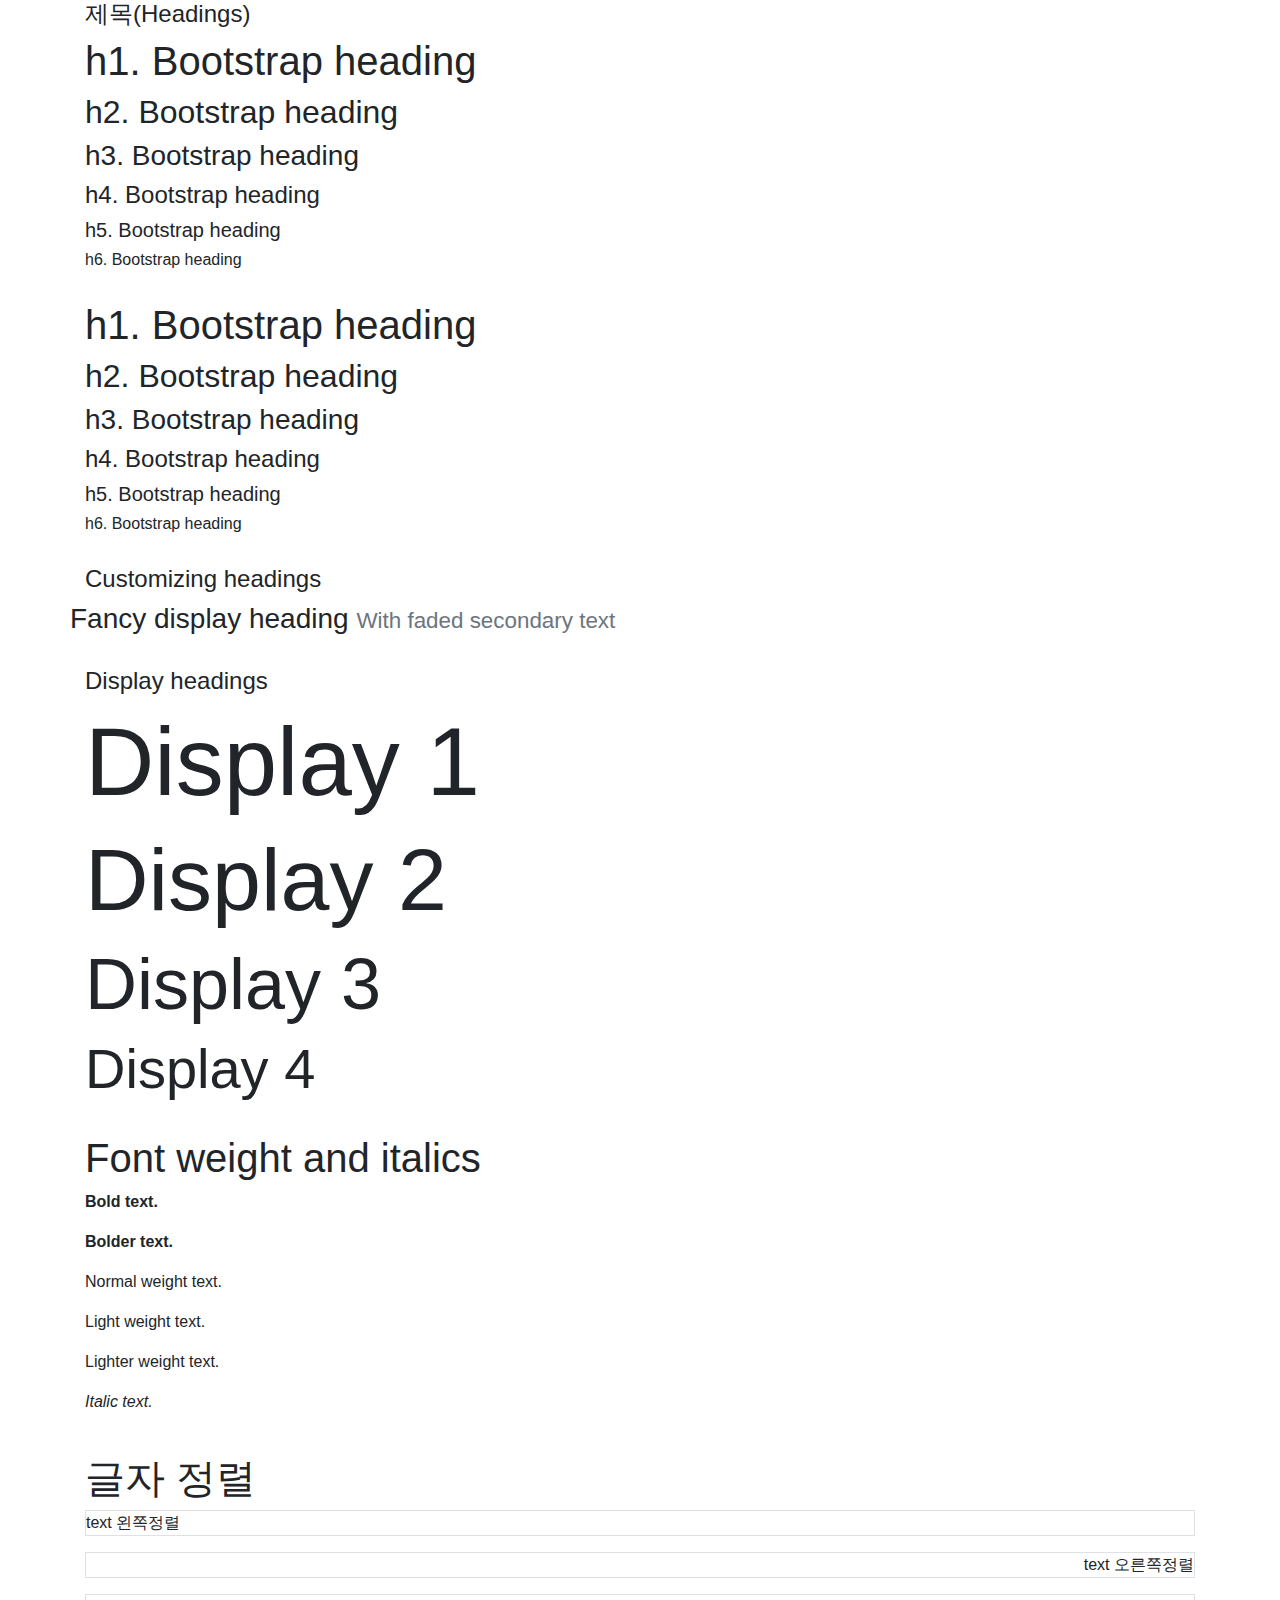
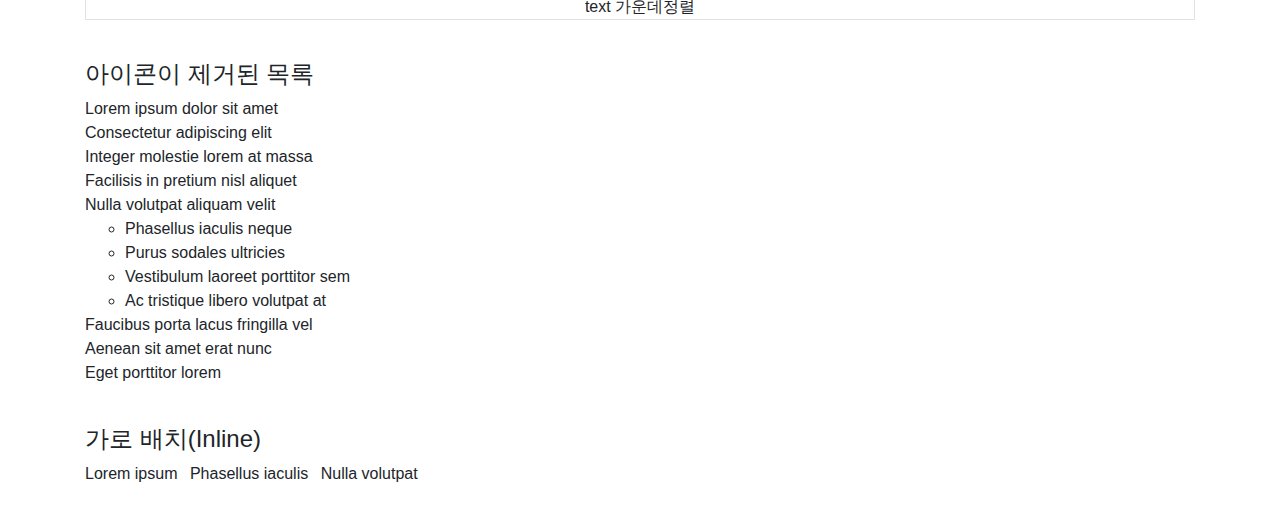
<file: ch01-css/s04_typography.html>
<!doctype html>
<html lang="ko">
  <head>
    <!-- Required meta tags -->
    <meta charset="utf-8">
    <meta name="viewport" content="width=device-width, initial-scale=1, shrink-to-fit=no">

    <title>Typography</title>
    
    <!-- Bootstrap CSS -->
    <link rel="stylesheet" href="../css/bootstrap.min.css" type="text/css">
  </head>
  <body>
	<div class="container">
		<h4>제목(Headings)</h4>
		
		<h1>h1. Bootstrap heading</h1>
		<h2>h2. Bootstrap heading</h2>
		<h3>h3. Bootstrap heading</h3>
		<h4>h4. Bootstrap heading</h4>
		<h5>h5. Bootstrap heading</h5>
		<h6>h6. Bootstrap heading</h6>
	
		<br>
	
		<p class="h1">h1. Bootstrap heading</p>
		<p class="h2">h2. Bootstrap heading</p>
		<p class="h3">h3. Bootstrap heading</p>
		<p class="h4">h4. Bootstrap heading</p>
		<p class="h5">h5. Bootstrap heading</p>
		<p class="h6">h6. Bootstrap heading</p>
		
		<br>
		
		<h4>Customizing headings</h4>
		<div class="row">
			<h3>
			  Fancy display heading
			  <small class="text-muted">With faded secondary text</small>
			  <!-- 글자색
			  	   text-muted
				   text-primary
				   text-success
				   text-info
				   text-warning
				   text-danger
		
		                      배경색		   
				   bg-primary
				   bg-success
				   bg-info
				   bg-warning
				   bg-danger 
			  -->
			</h3>
		</div>
		
		<br>
		
		<h4>Display headings</h4>
		<h1 class="display-1">Display 1</h1>
		<h1 class="display-2">Display 2</h1>
		<h1 class="display-3">Display 3</h1>
		<h1 class="display-4">Display 4</h1>
		
		<br>
		
		<h1>Font weight and italics</h1>
		<p class="font-weight-bold">Bold text.</p>
		<p class="font-weight-bolder">Bolder text.</p>
		<p class="font-weight-normal">Normal weight text.</p>
		<p class="font-weight-light">Light weight text.</p>
		<p class="font-weight-lighter">Lighter weight text.</p>
		<p class="font-italic">Italic text.</p>
		
		<br>
		
		<h1>글자 정렬</h1>
		<p class="text-left border">text 왼쪽정렬</p>
  		<p class="text-right border">text 오른쪽정렬</p>      
  		<p class="text-center border">text 가운데정렬</p>
   		
   		<br>
   		
   		<h4>아이콘이 제거된 목록</h4>
		<ul class="list-unstyled">
		  <li>Lorem ipsum dolor sit amet</li>
		  <li>Consectetur adipiscing elit</li>
		  <li>Integer molestie lorem at massa</li>
		  <li>Facilisis in pretium nisl aliquet</li>
		  <li>Nulla volutpat aliquam velit
		    <ul>
		      <li>Phasellus iaculis neque</li>
		      <li>Purus sodales ultricies</li>
		      <li>Vestibulum laoreet porttitor sem</li>
		      <li>Ac tristique libero volutpat at</li>
		    </ul>
		  </li>
		  <li>Faucibus porta lacus fringilla vel</li>
		  <li>Aenean sit amet erat nunc</li>
		  <li>Eget porttitor lorem</li>
		</ul>
		
		<br>
		
		<h4>가로 배치(Inline)</h4>
		<ul class="list-inline">
		  <li class="list-inline-item">Lorem ipsum</li>
		  <li class="list-inline-item">Phasellus iaculis</li>
		  <li class="list-inline-item">Nulla volutpat</li>
		</ul>
		
		<br>
	</div>
	
    <!-- Optional JavaScript -->
    <script src="../js/jquery-3.6.0.min.js" type="text/javascript"></script>
    <script src="../js/bootstrap.bundle.min.js" type="text/javascript"></script>
  </body>
</html>
</file>
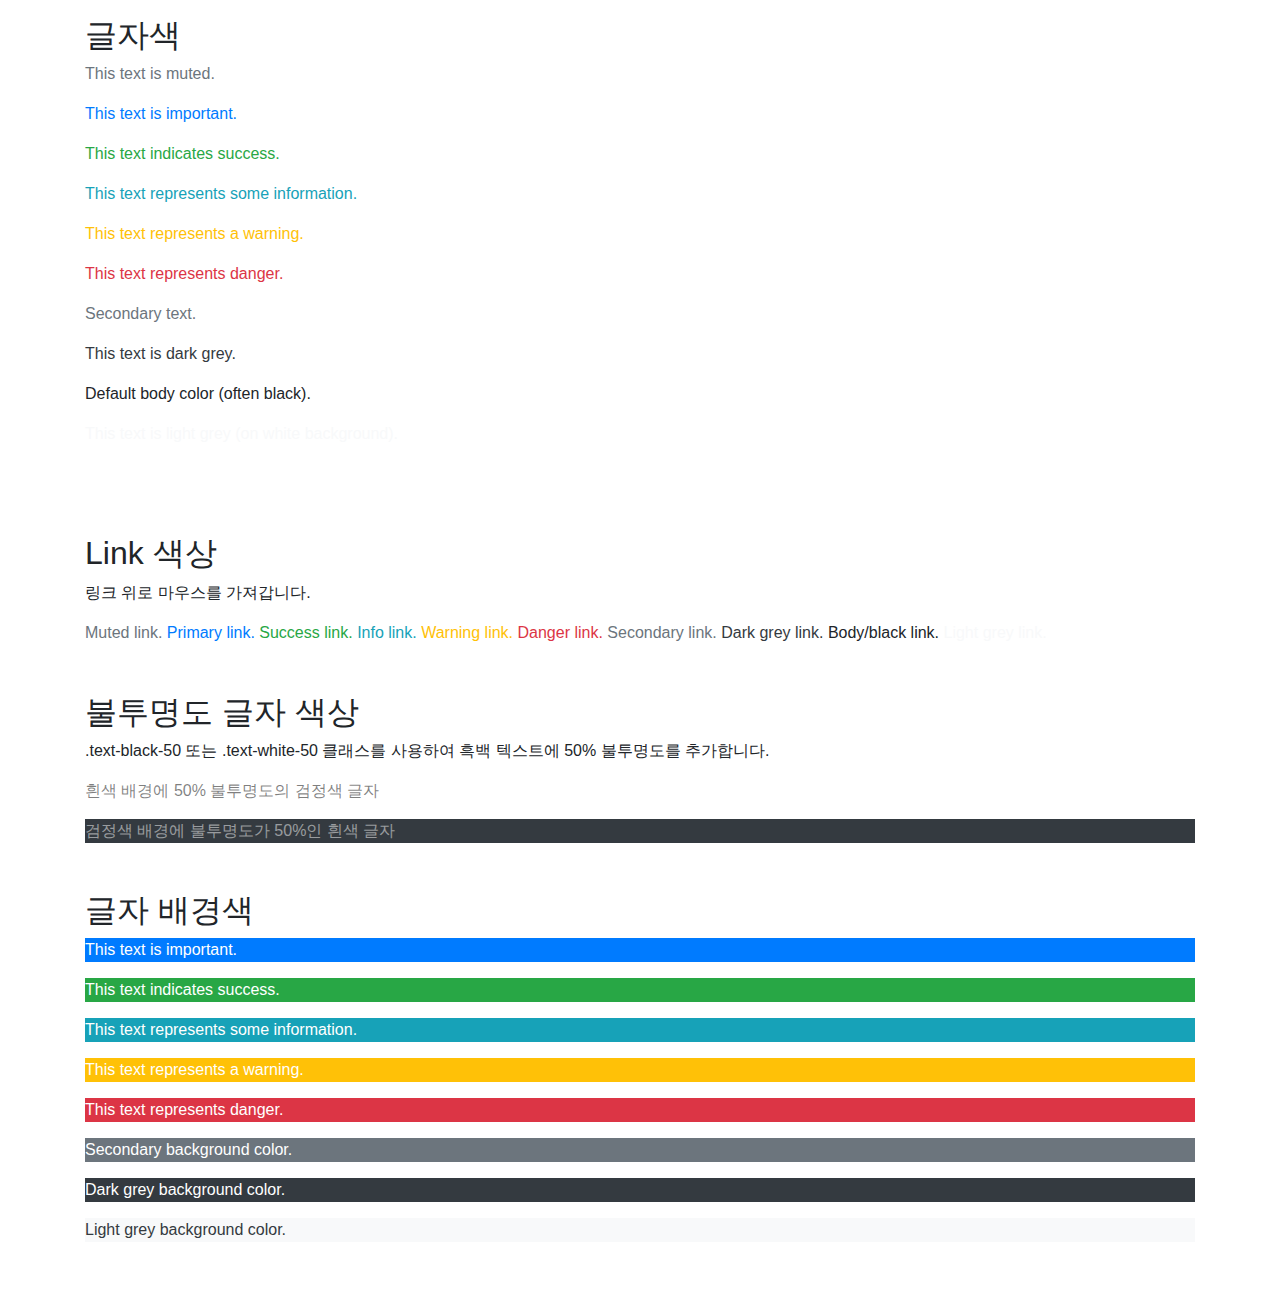
<file: ch01-css/s05_color.html>
<!doctype html>
<html lang="ko">
  <head>
    <!-- Required meta tags -->
    <meta charset="utf-8">
    <meta name="viewport" content="width=device-width, initial-scale=1, shrink-to-fit=no">

    <title>Colors</title>
    
    <!-- Bootstrap CSS -->
    <link rel="stylesheet" href="../css/bootstrap.min.css" type="text/css">
  </head>
  <body>
	<div class="container">
		<div class="mt-3">
			<h2>글자색</h2>
			<p class="text-muted">This text is muted.</p>
			<p class="text-primary">This text is important.</p>
			<p class="text-success">This text indicates success.</p>
			<p class="text-info">This text represents some information.</p>
			<p class="text-warning">This text represents a warning.</p>
			<p class="text-danger">This text represents danger.</p>
			<p class="text-secondary">Secondary text.</p>
			<p class="text-dark">This text is dark grey.</p>
			<p class="text-body">Default body color (often black).</p>
			<p class="text-light">This text is light grey (on white background).</p>
			<p class="text-white">This text is white (on white background).</p>	
		</div>	
		
		<div class="mt-5">
			<h2>Link 색상</h2>
		  	<p>링크 위로 마우스를 가져갑니다.</p>
		  	<a href="#" class="text-muted">Muted link.</a>
		  	<a href="#" class="text-primary">Primary link.</a>
		  	<a href="#" class="text-success">Success link.</a>
		  	<a href="#" class="text-info">Info link.</a>
		  	<a href="#" class="text-warning">Warning link.</a>
		  	<a href="#" class="text-danger">Danger link.</a>
		  	<a href="#" class="text-secondary">Secondary link.</a>
		  	<a href="#" class="text-dark">Dark grey link.</a>
		  	<a href="#" class="text-body">Body/black link.</a>
		  	<a href="#" class="text-light">Light grey link.</a>
		</div>
		
		<div class="mt-5">
			<h2>불투명도 글자 색상</h2>
		  	<p>.text-black-50 또는 .text-white-50 클래스를 사용하여 흑백 텍스트에 50% 불투명도를 추가합니다.</p>
		  	<p class="text-black-50">흰색 배경에 50% 불투명도의 검정색 글자</p>
		  	<p class="text-white-50 bg-dark">검정색 배경에 불투명도가 50%인 흰색 글자</p>
		</div>
		
		<div class="my-5">
			<h2>글자 배경색</h2>
		  	<p class="bg-primary text-white">This text is important.</p>
		  	<p class="bg-success text-white">This text indicates success.</p>
		  	<p class="bg-info text-white">This text represents some information.</p>
		  	<p class="bg-warning text-white">This text represents a warning.</p>
		  	<p class="bg-danger text-white">This text represents danger.</p>
		  	<p class="bg-secondary text-white">Secondary background color.</p>
		  	<p class="bg-dark text-white">Dark grey background color.</p>
		  	<p class="bg-light text-dark">Light grey background color.</p>
		</div>
		
	</div>
	
    <!-- Optional JavaScript -->
    <script src="../js/jquery-3.6.0.min.js" type="text/javascript"></script>
    <script src="../js/bootstrap.bundle.min.js" type="text/javascript"></script>
  </body>
</html>
</file>
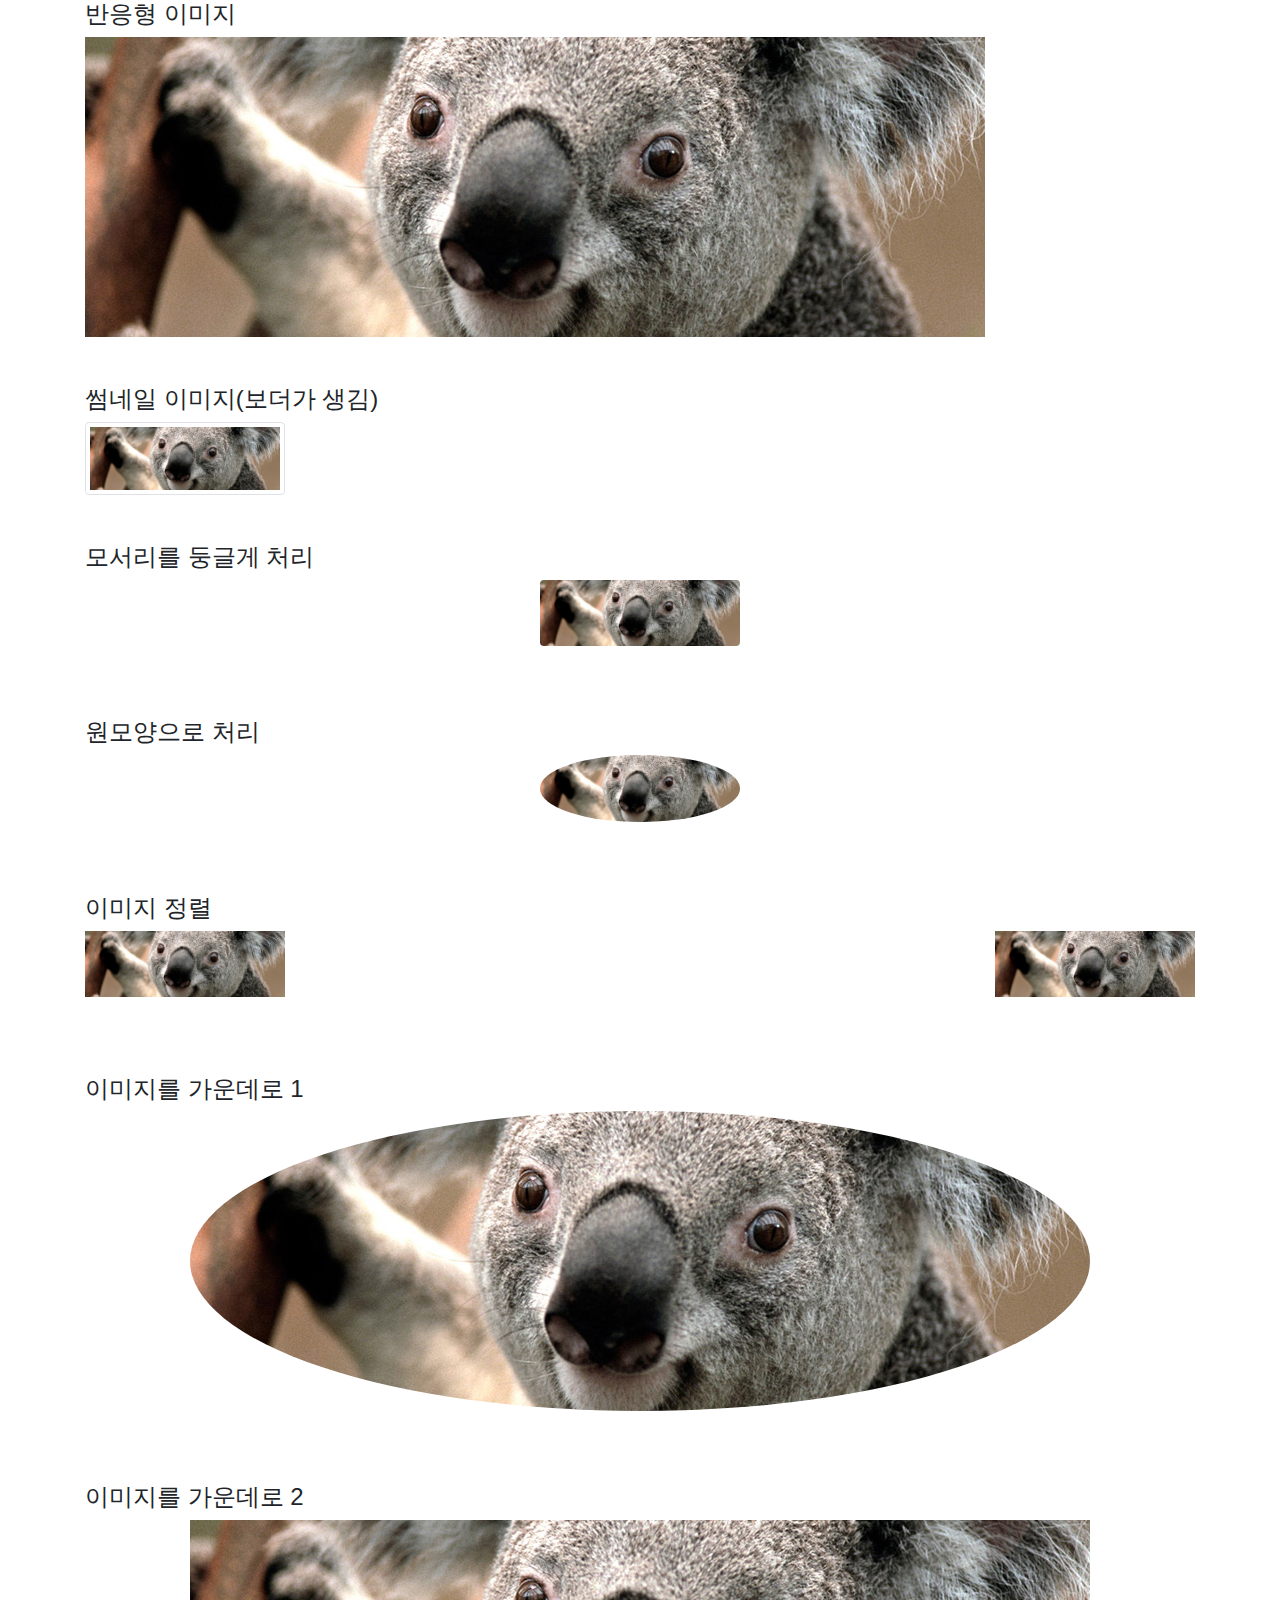
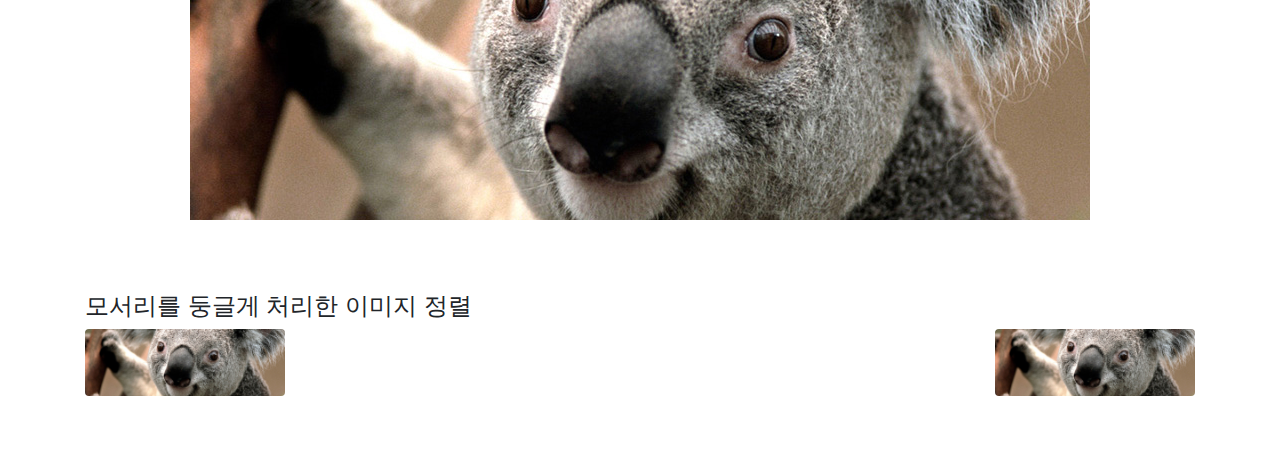
<file: ch01-css/s06_image.html>
<!doctype html>
<html lang="ko">
  <head>
    <!-- Required meta tags -->
    <meta charset="utf-8">
    <meta name="viewport" content="width=device-width, initial-scale=1, shrink-to-fit=no">

    <title>Image</title>
    
    <!-- Bootstrap CSS -->
    <link rel="stylesheet" href="../css/bootstrap.min.css" type="text/css">
  </head>
  <body>
	<div class="container">
		<h4>반응형 이미지</h4>
		<img src="../images/Koala.jpg" class="img-fluid" alt="Responsive image">
		<br><br><br>
		
		<h4>썸네일 이미지(보더가 생김)</h4>
		<img src="../images/Koala.jpg" class="img-thumbnail" alt="thumbnail" width="200">
		<br><br><br>
		
		<h4>모서리를 둥글게 처리</h4>
		<div class="text-center">
		  	<img src="../images/Koala.jpg" class="rounded" alt="round" width="200">
		</div>
		<br><br><br>
		
		<h4>원모양으로 처리</h4>
		<div class="text-center">
		  	<img src="../images/Koala.jpg" class="rounded-circle" alt="circle" width="200">
		</div>
		<br><br><br>
				
		<h4>이미지 정렬</h4>
		<div>
			<img src="../images/Koala.jpg" class="float-left" alt="left" width="200">
			<img src="../images/Koala.jpg" class="float-right" alt="right" width="200">
		</div>
		<br><br><br><br><br><br>
		
		<h4>이미지를 가운데로 1</h4>
		<div class="text-center"> <!-- class="text-left"  class="text-right"  -->
		  	<img src="../images/Koala.jpg" class="img-fluid rounded-circle" alt="center">
		</div>
		<br><br><br>
		
		<h4>이미지를 가운데로 2</h4>
		<!-- 이미지에 .mx-auto (margin:auto) and .d-block (display:block) utility 클래스를 주면 된다. -->
		  	<img src="../images/Koala.jpg" class="img-fluid mx-auto d-block" alt="center">
		<br><br><br>
		
		<h4>모서리를 둥글게 처리한 이미지 정렬</h4>
		<div>
			<img src="../images/Koala.jpg" class="rounded float-left" alt="left" width="200">
			<img src="../images/Koala.jpg" class="rounded float-right" alt="right" width="200">
		</div>
		<br><br><br><br><br><br>
		
	</div>
	
    <!-- Optional JavaScript -->
    <script src="../js/jquery-3.6.0.min.js" type="text/javascript"></script>
    <script src="../js/bootstrap.bundle.min.js" type="text/javascript"></script>
  </body>
</html>
</file>
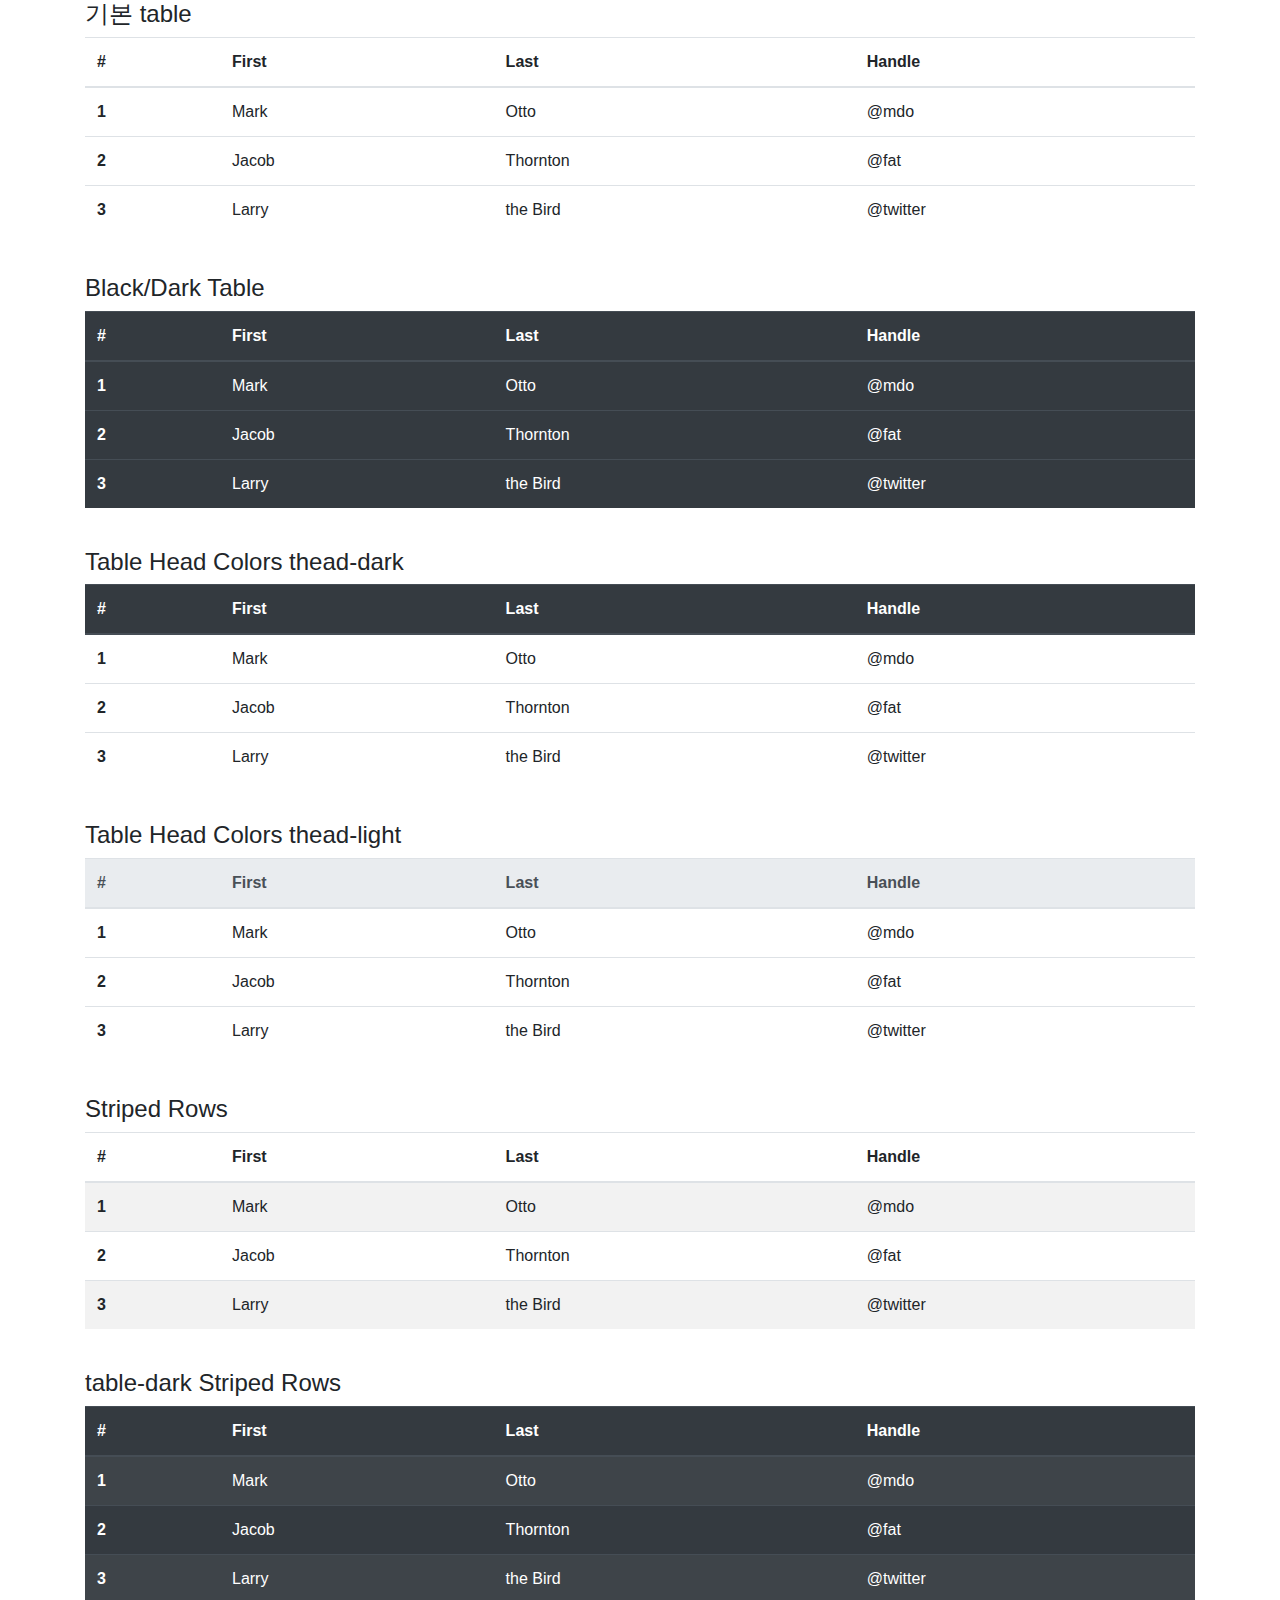
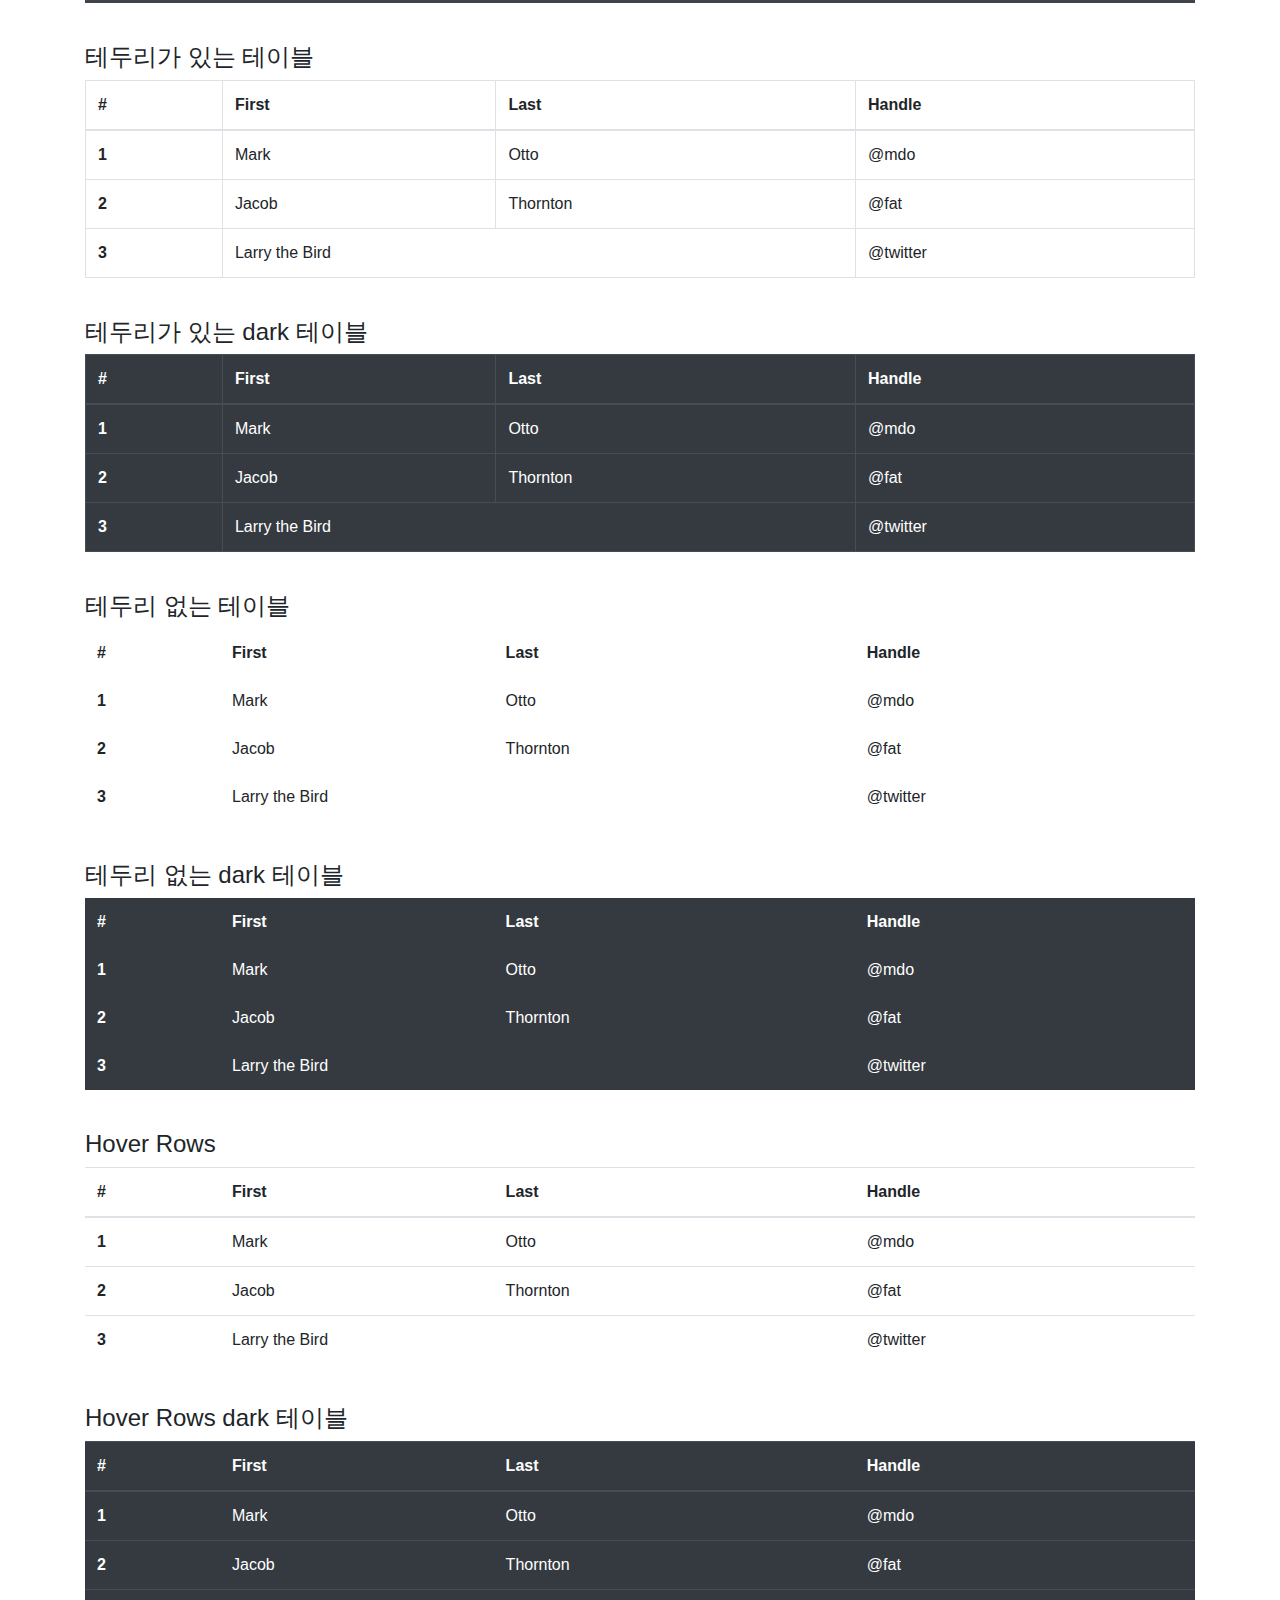
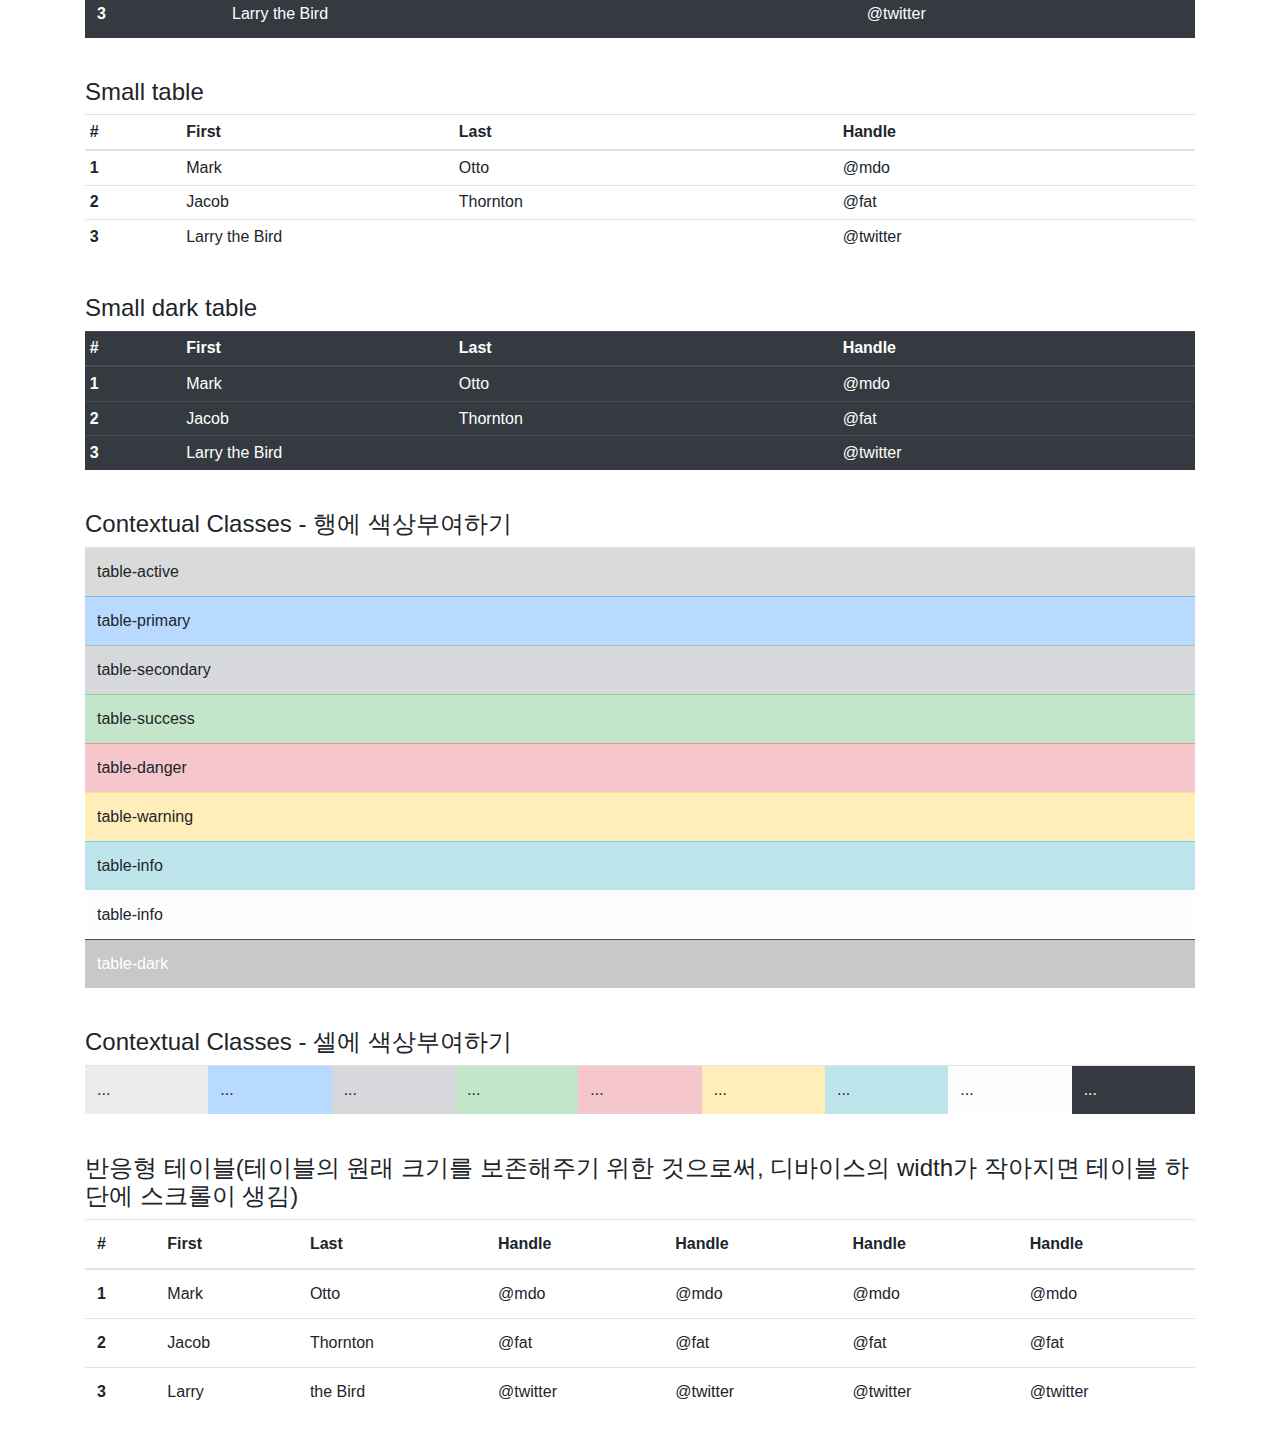
<file: ch01-css/s07_table.html>
<!doctype html>
<html lang="ko">
  <head>
    <!-- Required meta tags -->
    <meta charset="utf-8">
    <meta name="viewport" content="width=device-width, initial-scale=1, shrink-to-fit=no">

    <title>table</title>
    
    <!-- Bootstrap CSS -->
    <link rel="stylesheet" href="../css/bootstrap.min.css" type="text/css">
  </head>
  <body>
	<div class="container">
		<h4>기본 table</h4>
		<table class="table">
		  <thead>
		    <tr>
		      <th>#</th>
		      <th>First</th>
		      <th>Last</th>
		      <th>Handle</th>
		    </tr>
		  </thead>
		  <tbody>
		    <tr>
		      <th>1</th>
		      <td>Mark</td>
		      <td>Otto</td>
		      <td>@mdo</td>
		    </tr>
		    <tr>
		      <th>2</th>
		      <td>Jacob</td>
		      <td>Thornton</td>
		      <td>@fat</td>
		    </tr>
		    <tr>
		      <th>3</th>
		      <td>Larry</td>
		      <td>the Bird</td>
		      <td>@twitter</td>
		    </tr>
		  </tbody>
		</table>
		
		<br>
		
		<h4>Black/Dark Table</h4>
		<table class="table table-dark">
		  <thead>
		    <tr>
		      <th>#</th>
		      <th>First</th>
		      <th>Last</th>
		      <th>Handle</th>
		    </tr>
		  </thead>
		  <tbody>
		    <tr>
		      <th>1</th>
		      <td>Mark</td>
		      <td>Otto</td>
		      <td>@mdo</td>
		    </tr>
		    <tr>
		      <th>2</th>
		      <td>Jacob</td>
		      <td>Thornton</td>
		      <td>@fat</td>
		    </tr>
		    <tr>
		      <th>3</th>
		      <td>Larry</td>
		      <td>the Bird</td>
		      <td>@twitter</td>
		    </tr>
		  </tbody>
		</table>
		
		<br>
		
		<h4>Table Head Colors thead-dark</h4>
		<table class="table">
		  <thead class="thead-dark">
		    <tr>
		      <th>#</th>
		      <th>First</th>
		      <th>Last</th>
		      <th>Handle</th>
		    </tr>
		  </thead>
		  <tbody>
		    <tr>
		      <th>1</th>
		      <td>Mark</td>
		      <td>Otto</td>
		      <td>@mdo</td>
		    </tr>
		    <tr>
		      <th>2</th>
		      <td>Jacob</td>
		      <td>Thornton</td>
		      <td>@fat</td>
		    </tr>
		    <tr>
		      <th>3</th>
		      <td>Larry</td>
		      <td>the Bird</td>
		      <td>@twitter</td>
		    </tr>
		  </tbody>
		</table>
		
		<br>
		
		<h4>Table Head Colors thead-light</h4>
		<table class="table">
		  <thead class="thead-light">
		    <tr>
		      <th>#</th>
		      <th>First</th>
		      <th>Last</th>
		      <th>Handle</th>
		    </tr>
		  </thead>
		  <tbody>
		    <tr>
		      <th>1</th>
		      <td>Mark</td>
		      <td>Otto</td>
		      <td>@mdo</td>
		    </tr>
		    <tr>
		      <th>2</th>
		      <td>Jacob</td>
		      <td>Thornton</td>
		      <td>@fat</td>
		    </tr>
		    <tr>
		      <th>3</th>
		      <td>Larry</td>
		      <td>the Bird</td>
		      <td>@twitter</td>
		    </tr>
		  </tbody>
		</table>
		
		<br>
		
		<h4>Striped Rows</h4>
		<table class="table table-striped">
		  <thead>
		    <tr>
		      <th>#</th>
		      <th>First</th>
		      <th>Last</th>
		      <th>Handle</th>
		    </tr>
		  </thead>
		  <tbody>
		    <tr>
		      <th>1</th>
		      <td>Mark</td>
		      <td>Otto</td>
		      <td>@mdo</td>
		    </tr>
		    <tr>
		      <th>2</th>
		      <td>Jacob</td>
		      <td>Thornton</td>
		      <td>@fat</td>
		    </tr>
		    <tr>
		      <th>3</th>
		      <td>Larry</td>
		      <td>the Bird</td>
		      <td>@twitter</td>
		    </tr>
		  </tbody>
		</table>
		
		<br>
		
		<h4>table-dark Striped Rows</h4>
		<table class="table table-striped table-dark">
		  <thead>
		    <tr>
		      <th>#</th>
		      <th>First</th>
		      <th>Last</th>
		      <th>Handle</th>
		    </tr>
		  </thead>
		  <tbody>
		    <tr>
		      <th>1</th>
		      <td>Mark</td>
		      <td>Otto</td>
		      <td>@mdo</td>
		    </tr>
		    <tr>
		      <th>2</th>
		      <td>Jacob</td>
		      <td>Thornton</td>
		      <td>@fat</td>
		    </tr>
		    <tr>
		      <th>3</th>
		      <td>Larry</td>
		      <td>the Bird</td>
		      <td>@twitter</td>
		    </tr>
		  </tbody>
		</table>
		
		<br>
		
		<h4>테두리가 있는 테이블</h4>
		<table class="table table-bordered">
		  <thead>
		    <tr>
		      <th>#</th>
		      <th>First</th>
		      <th>Last</th>
		      <th>Handle</th>
		    </tr>
		  </thead>
		  <tbody>
		    <tr>
		      <th>1</th>
		      <td>Mark</td>
		      <td>Otto</td>
		      <td>@mdo</td>
		    </tr>
		    <tr>
		      <th>2</th>
		      <td>Jacob</td>
		      <td>Thornton</td>
		      <td>@fat</td>
		    </tr>
		    <tr>
		      <th>3</th>
		      <td colspan="2">Larry the Bird</td>
		      <td>@twitter</td>
		    </tr>
		  </tbody>
		</table>
		
		<br>
		
		<h4>테두리가 있는 dark 테이블</h4>
		<table class="table table-bordered table-dark">
		  <thead>
		    <tr>
		      <th>#</th>
		      <th>First</th>
		      <th>Last</th>
		      <th>Handle</th>
		    </tr>
		  </thead>
		  <tbody>
		    <tr>
		      <th>1</th>
		      <td>Mark</td>
		      <td>Otto</td>
		      <td>@mdo</td>
		    </tr>
		    <tr>
		      <th>2</th>
		      <td>Jacob</td>
		      <td>Thornton</td>
		      <td>@fat</td>
		    </tr>
		    <tr>
		      <th>3</th>
		      <td colspan="2">Larry the Bird</td>
		      <td>@twitter</td>
		    </tr>
		  </tbody>
		</table>
		
		<br>
		
		<h4>테두리 없는 테이블</h4>
		<table class="table table-borderless">
		  <thead>
		    <tr>
		      <th>#</th>
		      <th>First</th>
		      <th>Last</th>
		      <th>Handle</th>
		    </tr>
		  </thead>
		  <tbody>
		    <tr>
		      <th>1</th>
		      <td>Mark</td>
		      <td>Otto</td>
		      <td>@mdo</td>
		    </tr>
		    <tr>
		      <th>2</th>
		      <td>Jacob</td>
		      <td>Thornton</td>
		      <td>@fat</td>
		    </tr>
		    <tr>
		      <th>3</th>
		      <td colspan="2">Larry the Bird</td>
		      <td>@twitter</td>
		    </tr>
		  </tbody>
		</table>
		
		<br>
		
		<h4>테두리 없는 dark 테이블</h4>
		<table class="table table-borderless table-dark">
		  <thead>
		    <tr>
		      <th>#</th>
		      <th>First</th>
		      <th>Last</th>
		      <th>Handle</th>
		    </tr>
		  </thead>
		  <tbody>
		    <tr>
		      <th>1</th>
		      <td>Mark</td>
		      <td>Otto</td>
		      <td>@mdo</td>
		    </tr>
		    <tr>
		      <th>2</th>
		      <td>Jacob</td>
		      <td>Thornton</td>
		      <td>@fat</td>
		    </tr>
		    <tr>
		      <th>3</th>
		      <td colspan="2">Larry the Bird</td>
		      <td>@twitter</td>
		    </tr>
		  </tbody>
		</table>
		
		<br>
		
		<h4>Hover Rows</h4>
		<table class="table table-hover">
		  <thead>
		    <tr>
		      <th>#</th>
		      <th>First</th>
		      <th>Last</th>
		      <th>Handle</th>
		    </tr>
		  </thead>
		  <tbody>
		    <tr>
		      <th>1</th>
		      <td>Mark</td>
		      <td>Otto</td>
		      <td>@mdo</td>
		    </tr>
		    <tr>
		      <th>2</th>
		      <td>Jacob</td>
		      <td>Thornton</td>
		      <td>@fat</td>
		    </tr>
		    <tr>
		      <th>3</th>
		      <td colspan="2">Larry the Bird</td>
		      <td>@twitter</td>
		    </tr>
		  </tbody>
		</table>
		
		<br>
		
		<h4>Hover Rows dark 테이블</h4>
		<table class="table table-hover table-dark">
		  <thead>
		    <tr>
		      <th>#</th>
		      <th>First</th>
		      <th>Last</th>
		      <th>Handle</th>
		    </tr>
		  </thead>
		  <tbody>
		    <tr>
		      <th>1</th>
		      <td>Mark</td>
		      <td>Otto</td>
		      <td>@mdo</td>
		    </tr>
		    <tr>
		      <th>2</th>
		      <td>Jacob</td>
		      <td>Thornton</td>
		      <td>@fat</td>
		    </tr>
		    <tr>
		      <th>3</th>
		      <td colspan="2">Larry the Bird</td>
		      <td>@twitter</td>
		    </tr>
		  </tbody>
		</table>
		
		<br>
		
		<h4>Small table</h4>
		<table class="table table-sm">
		  <thead>
		    <tr>
		      <th>#</th>
		      <th>First</th>
		      <th>Last</th>
		      <th>Handle</th>
		    </tr>
		  </thead>
		  <tbody>
		    <tr>
		      <th>1</th>
		      <td>Mark</td>
		      <td>Otto</td>
		      <td>@mdo</td>
		    </tr>
		    <tr>
		      <th>2</th>
		      <td>Jacob</td>
		      <td>Thornton</td>
		      <td>@fat</td>
		    </tr>
		    <tr>
		      <th>3</th>
		      <td colspan="2">Larry the Bird</td>
		      <td>@twitter</td>
		    </tr>
		  </tbody>
		</table>
		
		<br>
		
		<h4>Small dark table</h4>
		<table class="table table-sm table-dark">
		  <thead>
		    <tr>
		      <th>#</th>
		      <th>First</th>
		      <th>Last</th>
		      <th>Handle</th>
		    </tr>
		  </thead>
		  <tbody>
		    <tr>
		      <th>1</th>
		      <td>Mark</td>
		      <td>Otto</td>
		      <td>@mdo</td>
		    </tr>
		    <tr>
		      <th>2</th>
		      <td>Jacob</td>
		      <td>Thornton</td>
		      <td>@fat</td>
		    </tr>
		    <tr>
		      <th>3</th>
		      <td colspan="2">Larry the Bird</td>
		      <td>@twitter</td>
		    </tr>
		  </tbody>
		</table>
		
		<br>
		
		<h4>Contextual Classes - 행에 색상부여하기</h4>
		<table class="table">
			<!-- 행에 색상부여하는 것 -->
			<tr class="table-active">
				<td>table-active</td>
			</tr>
			<tr class="table-primary">
				<td>table-primary</td>
			</tr>
			<tr class="table-secondary">
				<td>table-secondary</td>
			</tr>
			<tr class="table-success">
				<td>table-success</td>
			</tr>
			<tr class="table-danger">
				<td>table-danger</td>
			</tr>
			<tr class="table-warning">
				<td>table-warning</td>
			</tr>
			<tr class="table-info">
				<td>table-info</td>
			</tr>
			<tr class="table-light">
				<td>table-info</td>
			</tr>
			<tr class="table-dark">
				<td>table-dark</td>
			</tr>
		</table>
		
		<br>
		
		<h4>Contextual Classes - 셀에 색상부여하기</h4>
		<table class="table">	
			<!-- On cells (`td` or `th`) -->
			<tr>
			  <td class="table-active">...</td>
			  
			  <td class="table-primary">...</td>
			  <td class="table-secondary">...</td>
			  <td class="table-success">...</td>
			  <td class="table-danger">...</td>
			  <td class="table-warning">...</td>
			  <td class="table-info">...</td>
			  <td class="table-light">...</td>
			  <td class="table-dark">...</td>
			</tr>
		</table>
	
	    <br>
	
		<h4>반응형 테이블(테이블의 원래 크기를 보존해주기 위한 것으로써, 디바이스의 width가 작아지면 테이블 하단에 스크롤이 생김)</h4>
		<div class="table-responsive">
		  <table class="table">
		  <thead>
		    <tr>
		      <th>#</th>
		      <th>First</th>
		      <th>Last</th>
		      <th>Handle</th>
		      <th>Handle</th>
		      <th>Handle</th>
		      <th>Handle</th>
		    </tr>
		  </thead>
		  <tbody>
		    <tr>
		      <th>1</th>
		      <td>Mark</td>
		      <td>Otto</td>
		      <td>@mdo</td>
		      <td>@mdo</td>
		      <td>@mdo</td>
		      <td>@mdo</td>
		    </tr>
		    <tr>
		      <th>2</th>
		      <td>Jacob</td>
		      <td>Thornton</td>
		      <td>@fat</td>
		      <td>@fat</td>
		      <td>@fat</td>
		      <td>@fat</td>
		    </tr>
		    <tr>
		      <th>3</th>
		      <td>Larry</td>
		      <td>the Bird</td>
		      <td>@twitter</td>
		      <td>@twitter</td>
		      <td>@twitter</td>
		      <td>@twitter</td>
		    </tr>
		  </tbody>
		</table>
		</div>
	</div>
	
    <!-- Optional JavaScript -->
    <script src="../js/jquery-3.6.0.min.js" type="text/javascript"></script>
    <script src="../js/bootstrap.bundle.min.js" type="text/javascript"></script>
  </body>
</html>
</file>
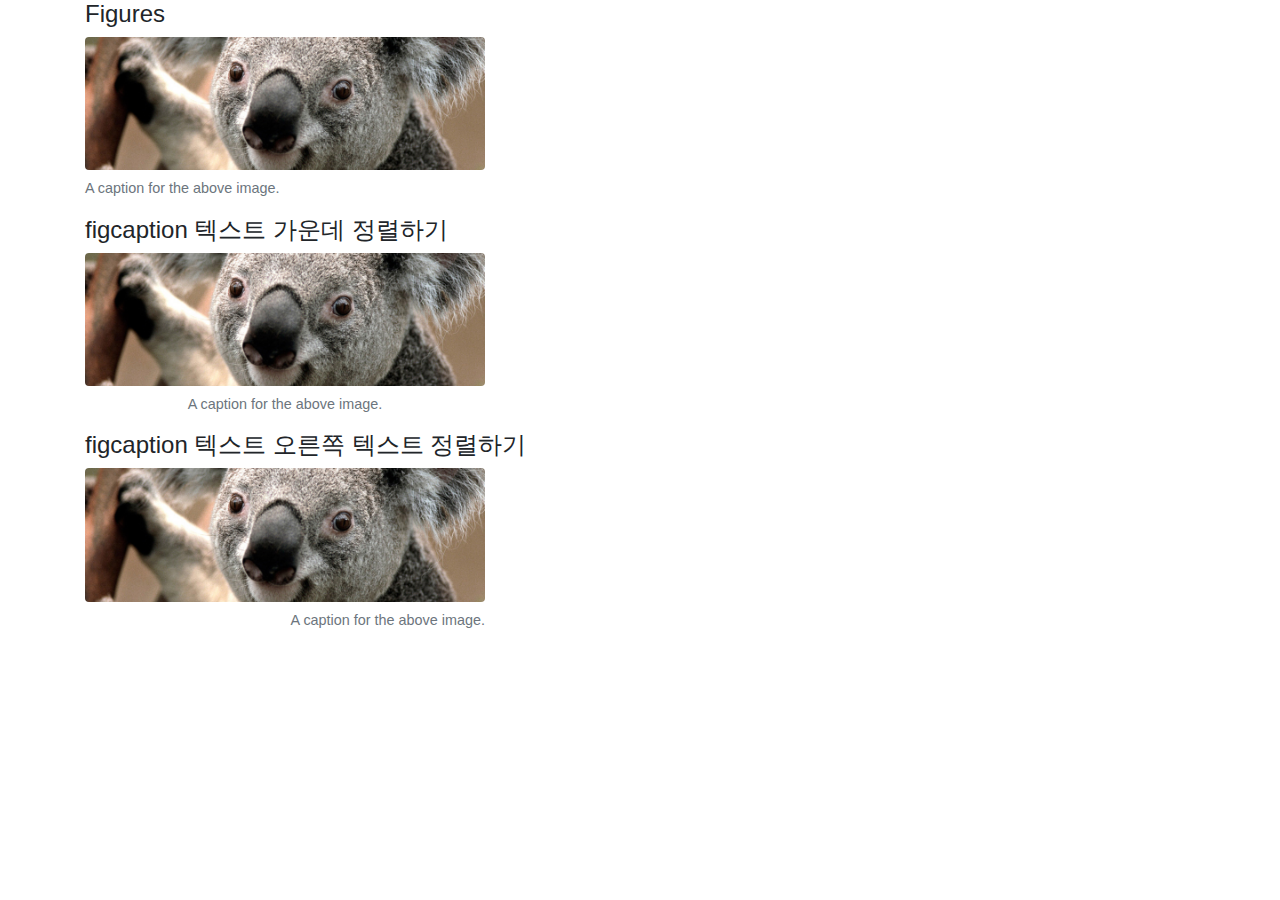
<file: ch01-css/s08_figures.html>
<!doctype html>
<html lang="ko">
  <head>
    <!-- Required meta tags -->
    <meta charset="utf-8">
    <meta name="viewport" content="width=device-width, initial-scale=1, shrink-to-fit=no">

    <title>figures</title>
    
    <!-- Bootstrap CSS -->
    <link rel="stylesheet" href="../css/bootstrap.min.css" type="text/css">
  </head>
  <body>
	<div class="container">
		<h4>Figures</h4>
		<!-- figure 태그는 사진, 도표, 삽화, 오디오, 비디오 등을 담는 컨테이너 역할을 하는 태그이다. -->
		<figure class="figure">
		  <img src="../images/Koala.jpg" class="figure-img img-fluid rounded" alt="Koala" width="400" height="300">
		  <!-- figcaption 태그는 figure 태그에 들어오는 내용물에 대한 설명을 담는 태그로써 선택사항이며, figure 태그 내부에 들어와야 한다. -->
		  <figcaption class="figure-caption">A caption for the above image.</figcaption>
		</figure>
		
		<h4>figcaption 텍스트 가운데 정렬하기</h4>
		<figure class="figure">
		  <img src="../images/Koala.jpg" class="figure-img img-fluid rounded" alt="Koala" width="400" height="300">
		  <figcaption class="figure-caption text-center">A caption for the above image.</figcaption>
		</figure>
		
		<h4>figcaption 텍스트 오른쪽 텍스트 정렬하기</h4>
		<figure class="figure">
		  <img src="../images/Koala.jpg" class="figure-img img-fluid rounded" alt="Koala" width="400" height="300">
		  <figcaption class="figure-caption text-right">A caption for the above image.</figcaption>
		</figure>
	</div>
    <!-- Optional JavaScript -->
    <script src="../js/jquery-3.6.0.min.js" type="text/javascript"></script>
    <script src="../js/bootstrap.bundle.min.js" type="text/javascript"></script>
  </body>
</html>
</file>
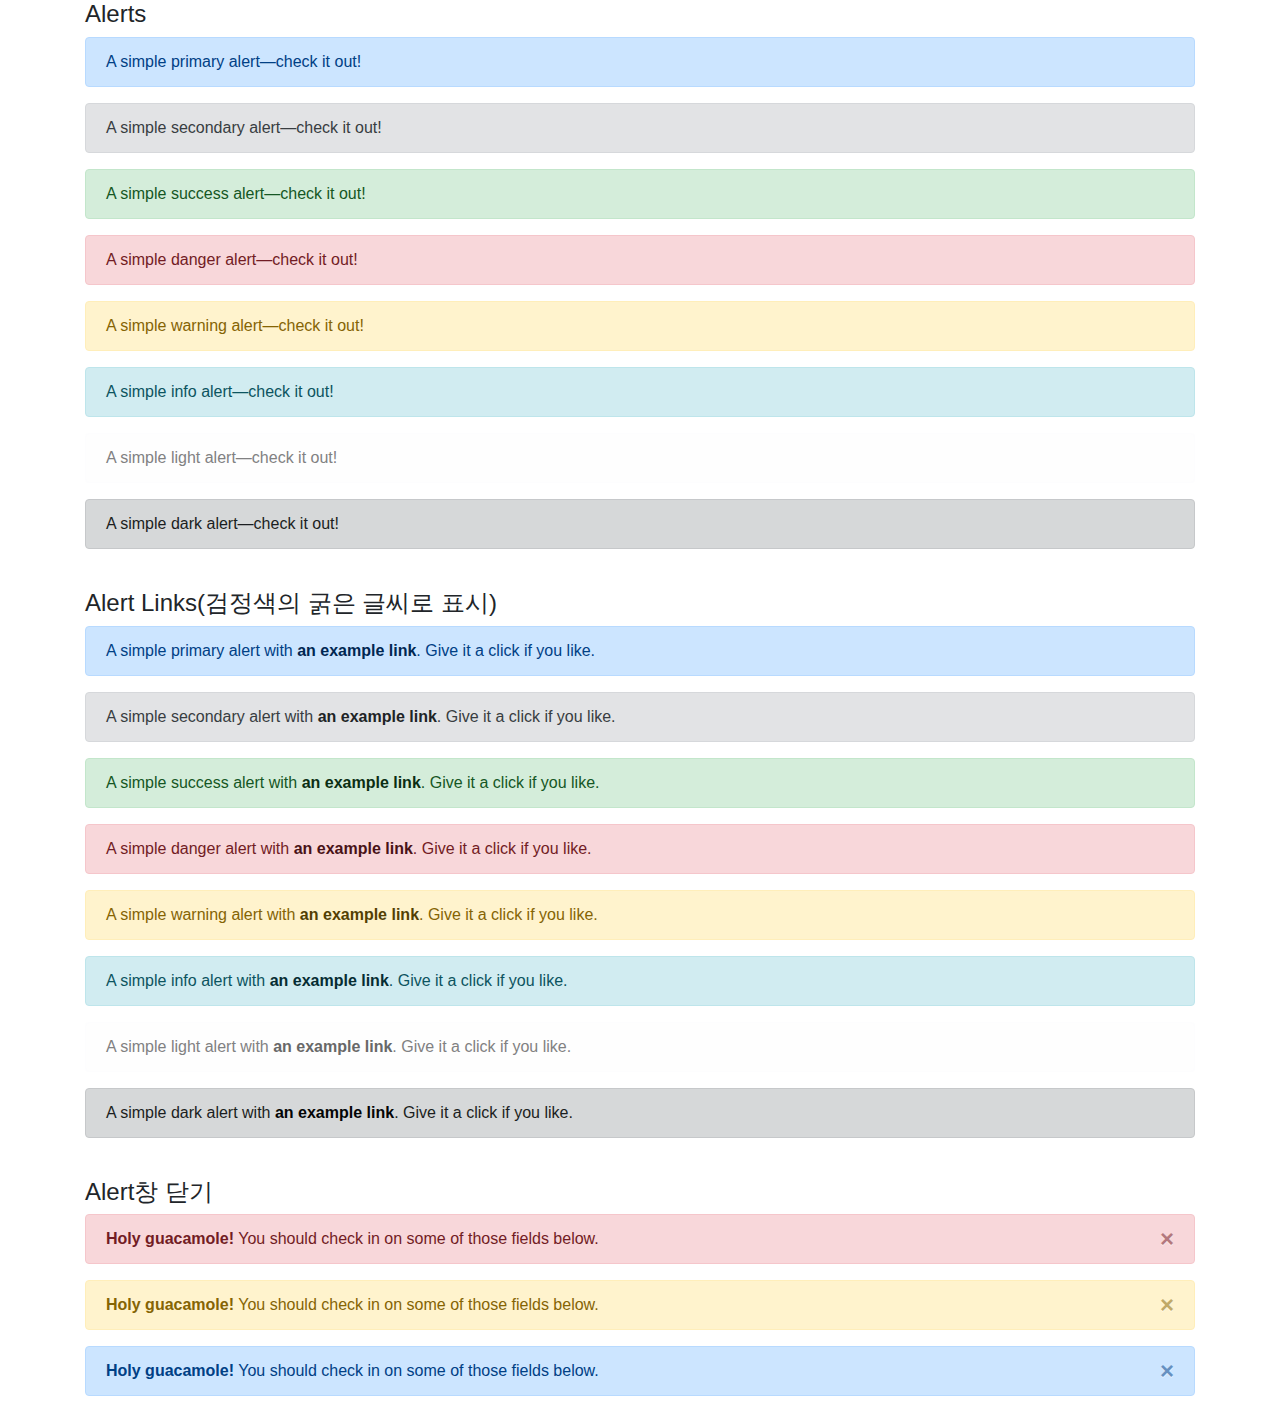
<file: ch01-css/s09_alert.html>
<!doctype html>
<html lang="ko">
  <head>
    <!-- Required meta tags -->
    <meta charset="utf-8">
    <meta name="viewport" content="width=device-width, initial-scale=1, shrink-to-fit=no">

    <title>alert</title>
    
    <!-- Bootstrap CSS -->
    <link rel="stylesheet" href="../css/bootstrap.min.css" type="text/css">
  </head>
  <body>
	<div class="container">
		<h4>Alerts</h4>
		
		<div class="alert alert-primary" role="alert"> <!-- role="alert"은 생략해도 됨. 단지 alert 임을 표시해주기 위한 용도임. -->
		  A simple primary alert—check it out!
		</div>
		<div class="alert alert-secondary" role="alert">
		  A simple secondary alert—check it out!
		</div>
		<div class="alert alert-success" role="alert">
		  A simple success alert—check it out!
		</div>
		<div class="alert alert-danger" role="alert">
		  A simple danger alert—check it out!
		</div>
		<div class="alert alert-warning" role="alert">
		  A simple warning alert—check it out!
		</div>
		<div class="alert alert-info" role="alert">
		  A simple info alert—check it out!
		</div>
		<div class="alert alert-light" role="alert">
		  A simple light alert—check it out!
		</div>
		<div class="alert alert-dark" role="alert">
		  A simple dark alert—check it out!
		</div>
		
		<br>
		
		<h4>Alert Links(검정색의 굵은 글씨로 표시)</h4>
		<div class="alert alert-primary" role="alert">
		  A simple primary alert with <a href="#" class="alert-link">an example link</a>. Give it a click if you like.
		</div>
		<div class="alert alert-secondary" role="alert">
		  A simple secondary alert with <a href="#" class="alert-link">an example link</a>. Give it a click if you like.
		</div>
		<div class="alert alert-success" role="alert">
		  A simple success alert with <a href="#" class="alert-link">an example link</a>. Give it a click if you like.
		</div>
		<div class="alert alert-danger" role="alert">
		  A simple danger alert with <a href="#" class="alert-link">an example link</a>. Give it a click if you like.
		</div>
		<div class="alert alert-warning" role="alert">
		  A simple warning alert with <a href="#" class="alert-link">an example link</a>. Give it a click if you like.
		</div>
		<div class="alert alert-info" role="alert">
		  A simple info alert with <a href="#" class="alert-link">an example link</a>. Give it a click if you like.
		</div>
		<div class="alert alert-light" role="alert">
		  A simple light alert with <a href="#" class="alert-link">an example link</a>. Give it a click if you like.
		</div>
		<div class="alert alert-dark" role="alert">
		  A simple dark alert with <a href="#" class="alert-link">an example link</a>. Give it a click if you like.
		</div>
		
		<br>
		
		<h4>Alert창 닫기</h4>
		<div class="alert alert-danger alert-dismissible fade show" role="alert">
		  <strong>Holy guacamole!</strong> You should check in on some of those fields below.
		  <button type="button" class="close" data-dismiss="alert" aria-label="Close">
		    <span aria-hidden="true">&times;</span>
		  </button>
		</div>
		<div class="alert alert-warning alert-dismissible fade show" role="alert">
		  <strong>Holy guacamole!</strong> You should check in on some of those fields below.
		  <button type="button" class="close" data-dismiss="alert" aria-label="Close">
		    <span aria-hidden="true">&times;</span>
		  </button>
		</div>
		<div class="alert alert-primary alert-dismissible fade show" role="alert">
		  <strong>Holy guacamole!</strong> You should check in on some of those fields below.
		  <button type="button" class="close" data-dismiss="alert" aria-label="Close">
		    <span aria-hidden="true">&times;</span>
		  </button>
		</div>
				
	</div>
	
    <!-- Optional JavaScript -->
    <script src="../js/jquery-3.6.0.min.js" type="text/javascript"></script>
    <script src="../js/bootstrap.bundle.min.js" type="text/javascript"></script>
  </body>
</html>
</file>
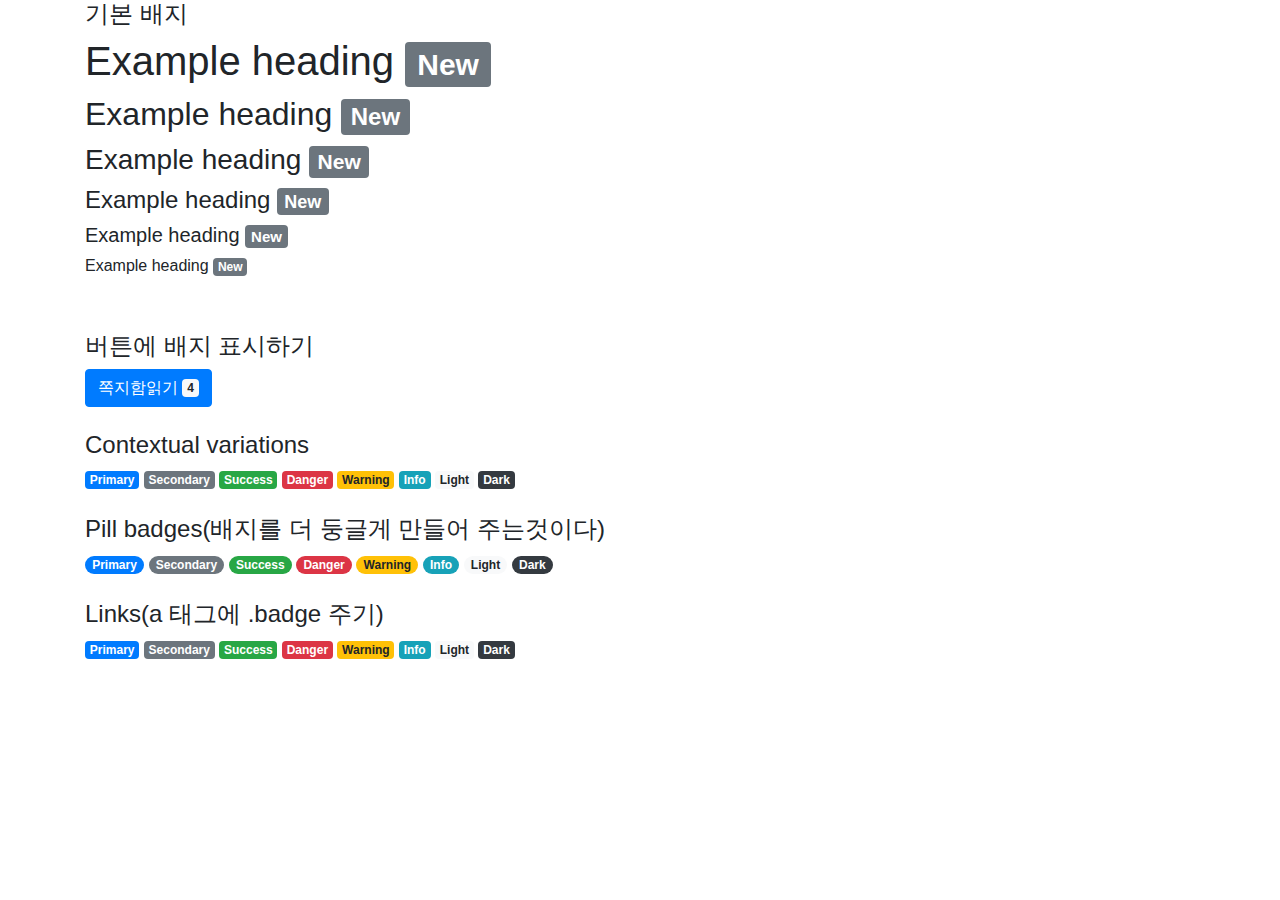
<file: ch01-css/s10_badges.html>
<!doctype html>
<html lang="ko">
  <head>
    <!-- Required meta tags -->
    <meta charset="utf-8">
    <meta name="viewport" content="width=device-width, initial-scale=1, shrink-to-fit=no">

    <title>badges</title>
    
    <!-- Bootstrap CSS -->
    <link rel="stylesheet" href="../css/bootstrap.min.css" type="text/css">
  </head>
  <body>
	<div class="container">
		<h4>기본 배지</h4>
		<h1>Example heading <span class="badge badge-secondary">New</span> </h1>
		<h2>Example heading <span class="badge badge-secondary">New</span> </h2>
		<h3>Example heading <span class="badge badge-secondary">New</span> </h3>
		<h4>Example heading <span class="badge badge-secondary">New</span> </h4>
		<h5>Example heading <span class="badge badge-secondary">New</span> </h5>
		<h6>Example heading <span class="badge badge-secondary">New</span> </h6>
		
		<br><br>
		
		<h4>버튼에 배지 표시하기</h4>
		<button type="button" class="btn btn-primary">
		  쪽지함읽기 <span class="badge badge-light">4</span>
		</button>
		
		<br><br>
		
		<h4>Contextual variations</h4>
		<span class="badge badge-primary">Primary</span>
		<span class="badge badge-secondary">Secondary</span>
		<span class="badge badge-success">Success</span>
		<span class="badge badge-danger">Danger</span>
		<span class="badge badge-warning">Warning</span>
		<span class="badge badge-info">Info</span>
		<span class="badge badge-light">Light</span>
		<span class="badge badge-dark">Dark</span>
		
		<br><br>
		
		<h4>Pill badges(배지를 더 둥글게 만들어 주는것이다)</h4>
		<span class="badge badge-pill badge-primary">Primary</span>
		<span class="badge badge-pill badge-secondary">Secondary</span>
		<span class="badge badge-pill badge-success">Success</span>
		<span class="badge badge-pill badge-danger">Danger</span>
		<span class="badge badge-pill badge-warning">Warning</span>
		<span class="badge badge-pill badge-info">Info</span>
		<span class="badge badge-pill badge-light">Light</span>
		<span class="badge badge-pill badge-dark">Dark</span>
		
		<br><br>
		
		<h4>Links(a 태그에 .badge 주기)</h4>
		<a href="#" class="badge badge-primary">Primary</a>
		<a href="#" class="badge badge-secondary">Secondary</a>
		<a href="#" class="badge badge-success">Success</a>
		<a href="#" class="badge badge-danger">Danger</a>
		<a href="#" class="badge badge-warning">Warning</a>
		<a href="#" class="badge badge-info">Info</a>
		<a href="#" class="badge badge-light">Light</a>
		<a href="#" class="badge badge-dark">Dark</a>
				
	</div>
	
    <!-- Optional JavaScript -->
    <script src="../js/jquery-3.6.0.min.js" type="text/javascript"></script>
    <script src="../js/bootstrap.bundle.min.js" type="text/javascript"></script>
  </body>
</html>
</file>
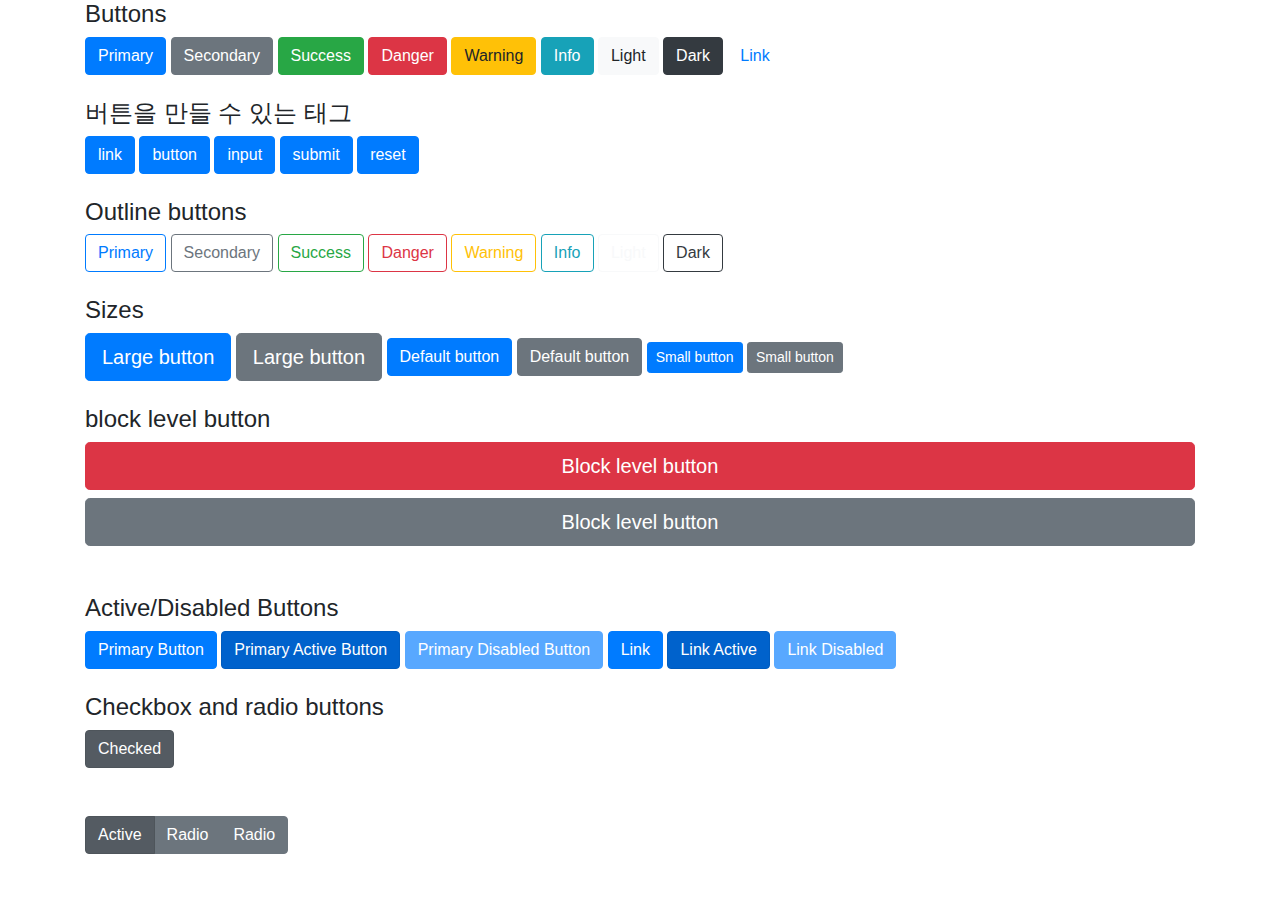
<file: ch01-css/s11_button.html>
<!doctype html>
<html lang="ko">
  <head>
    <!-- Required meta tags -->
    <meta charset="utf-8">
    <meta name="viewport" content="width=device-width, initial-scale=1, shrink-to-fit=no">

    <title>button</title>
    
    <!-- Bootstrap CSS -->
    <link rel="stylesheet" href="../css/bootstrap.min.css" type="text/css">
  </head>
  <body>
	<div class="container">
		<h4>Buttons</h4>
		
		<button type="button" class="btn btn-primary">Primary</button>
		<button type="button" class="btn btn-secondary">Secondary</button>
		<button type="button" class="btn btn-success">Success</button>
		<button type="button" class="btn btn-danger">Danger</button>
		<button type="button" class="btn btn-warning">Warning</button>
		<button type="button" class="btn btn-info">Info</button>
		<button type="button" class="btn btn-light">Light</button>
		<button type="button" class="btn btn-dark">Dark</button>
		
		<button type="button" class="btn btn-link">Link</button>
		
		<br><br>
		
		<h4>버튼을 만들 수 있는 태그</h4>
		<a class="btn btn-primary" href="#" role="button">link</a>
		<button class="btn btn-primary" type="submit">button</button>
		<input class="btn btn-primary" type="button" value="input">
		<input class="btn btn-primary" type="submit" value="submit">
		<input class="btn btn-primary" type="reset" value="reset">
		
		<br><br>
		
		<h4>Outline buttons</h4>
		<button type="button" class="btn btn-outline-primary">Primary</button>
		<button type="button" class="btn btn-outline-secondary">Secondary</button>
		<button type="button" class="btn btn-outline-success">Success</button>
		<button type="button" class="btn btn-outline-danger">Danger</button>
		<button type="button" class="btn btn-outline-warning">Warning</button>
		<button type="button" class="btn btn-outline-info">Info</button>
		<button type="button" class="btn btn-outline-light">Light</button>
		<button type="button" class="btn btn-outline-dark">Dark</button>
		
		<br><br>
		
		<h4>Sizes</h4>
		<button type="button" class="btn btn-primary btn-lg">Large button</button>
		<button type="button" class="btn btn-secondary btn-lg">Large button</button>
		<button type="button" class="btn btn-primary">Default button</button>
		<button type="button" class="btn btn-secondary">Default button</button>
		<button type="button" class="btn btn-primary btn-sm">Small button</button>
		<button type="button" class="btn btn-secondary btn-sm">Small button</button>
		
		<br><br>
		
		<h4>block level button</h4>
		<button type="button" class="btn btn-danger btn-lg btn-block">Block level button</button>
		<button type="button" class="btn btn-secondary btn-lg btn-block">Block level button</button>
		
		<br><br>
		
		<h4>Active/Disabled Buttons</h4>
		<button type="button" class="btn btn-primary">Primary Button</button> <!-- 마우스 오버시 active 한 색깔로 변하고, 마우스 아웃시 원래색깔로 된다. -->
  		<button type="button" class="btn btn-primary active">Primary Active Button</button>  <!-- 처음부터 active 한 색깔로 된다 -->
  		<button type="button" class="btn btn-primary" disabled>Primary Disabled Button</button> <!-- 버튼이 사용하지 못하도록 된다  disabled 속성을 준다.-->
  		<a href="#" class="btn btn-primary" role="button">Link</a>
  		<a href="#" class="btn btn-primary active" role="button">Link Active</a>
  		<a href="#" class="btn btn-primary disabled" role="button">Link Disabled</a> <!-- a 태그는  .disabled 를 준다. -->
			
		<br><br>	
				
		<h4>Checkbox and radio buttons</h4>	
		<div class="btn-group-toggle" data-toggle="buttons">
		  <label class="btn btn-secondary active">
		    <input type="checkbox" checked autocomplete="off"> Checked
		  </label>
		</div>	
		
		<br><br>
		
		<div class="btn-group btn-group-toggle" data-toggle="buttons">
		  <label class="btn btn-secondary active">
		    <input type="radio" name="options" id="option1" autocomplete="off" checked> Active
		  </label>
		  <label class="btn btn-secondary">
		    <input type="radio" name="options" id="option2" autocomplete="off"> Radio
		  </label>
		  <label class="btn btn-secondary">
		    <input type="radio" name="options" id="option3" autocomplete="off"> Radio
		  </label>
		</div>
				
	</div>
	
    <!-- Optional JavaScript -->
    <script src="../js/jquery-3.6.0.min.js" type="text/javascript"></script>
    <script src="../js/bootstrap.bundle.min.js" type="text/javascript"></script>
  </body>
</html>
</file>
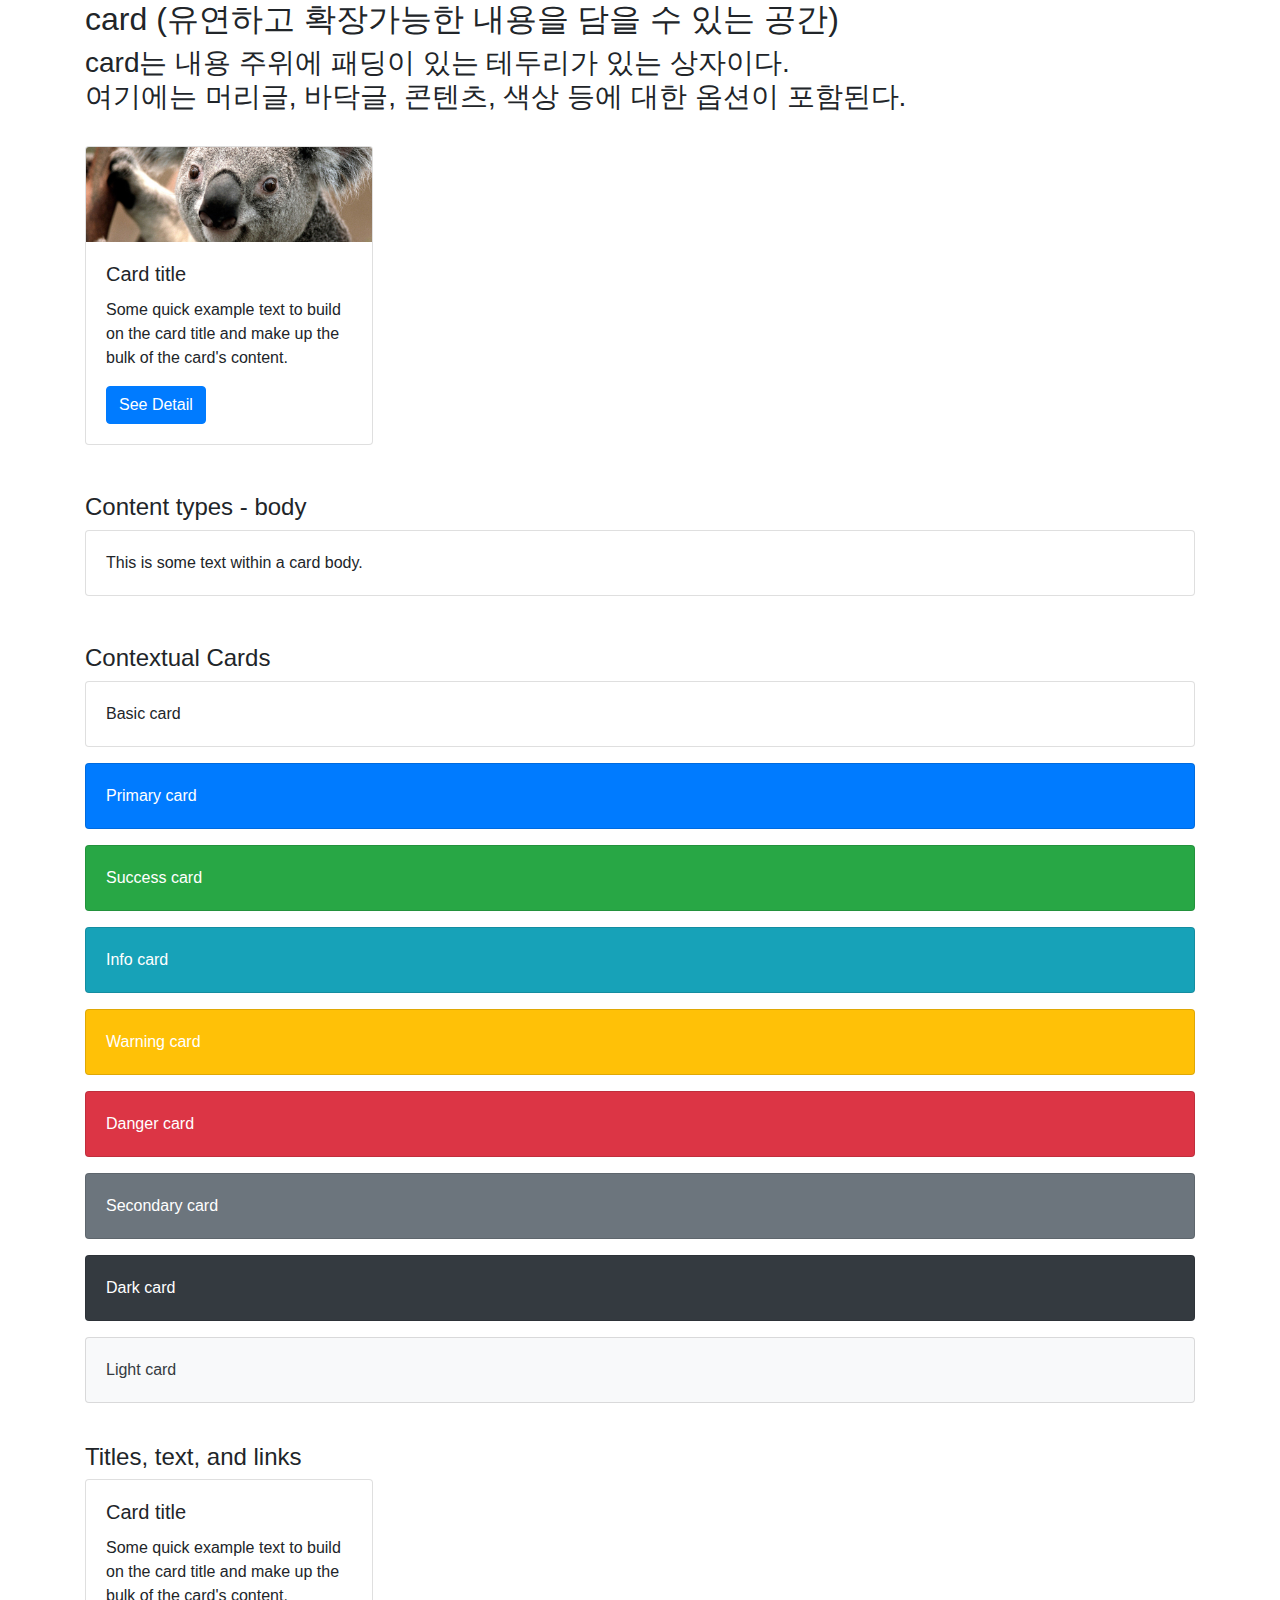
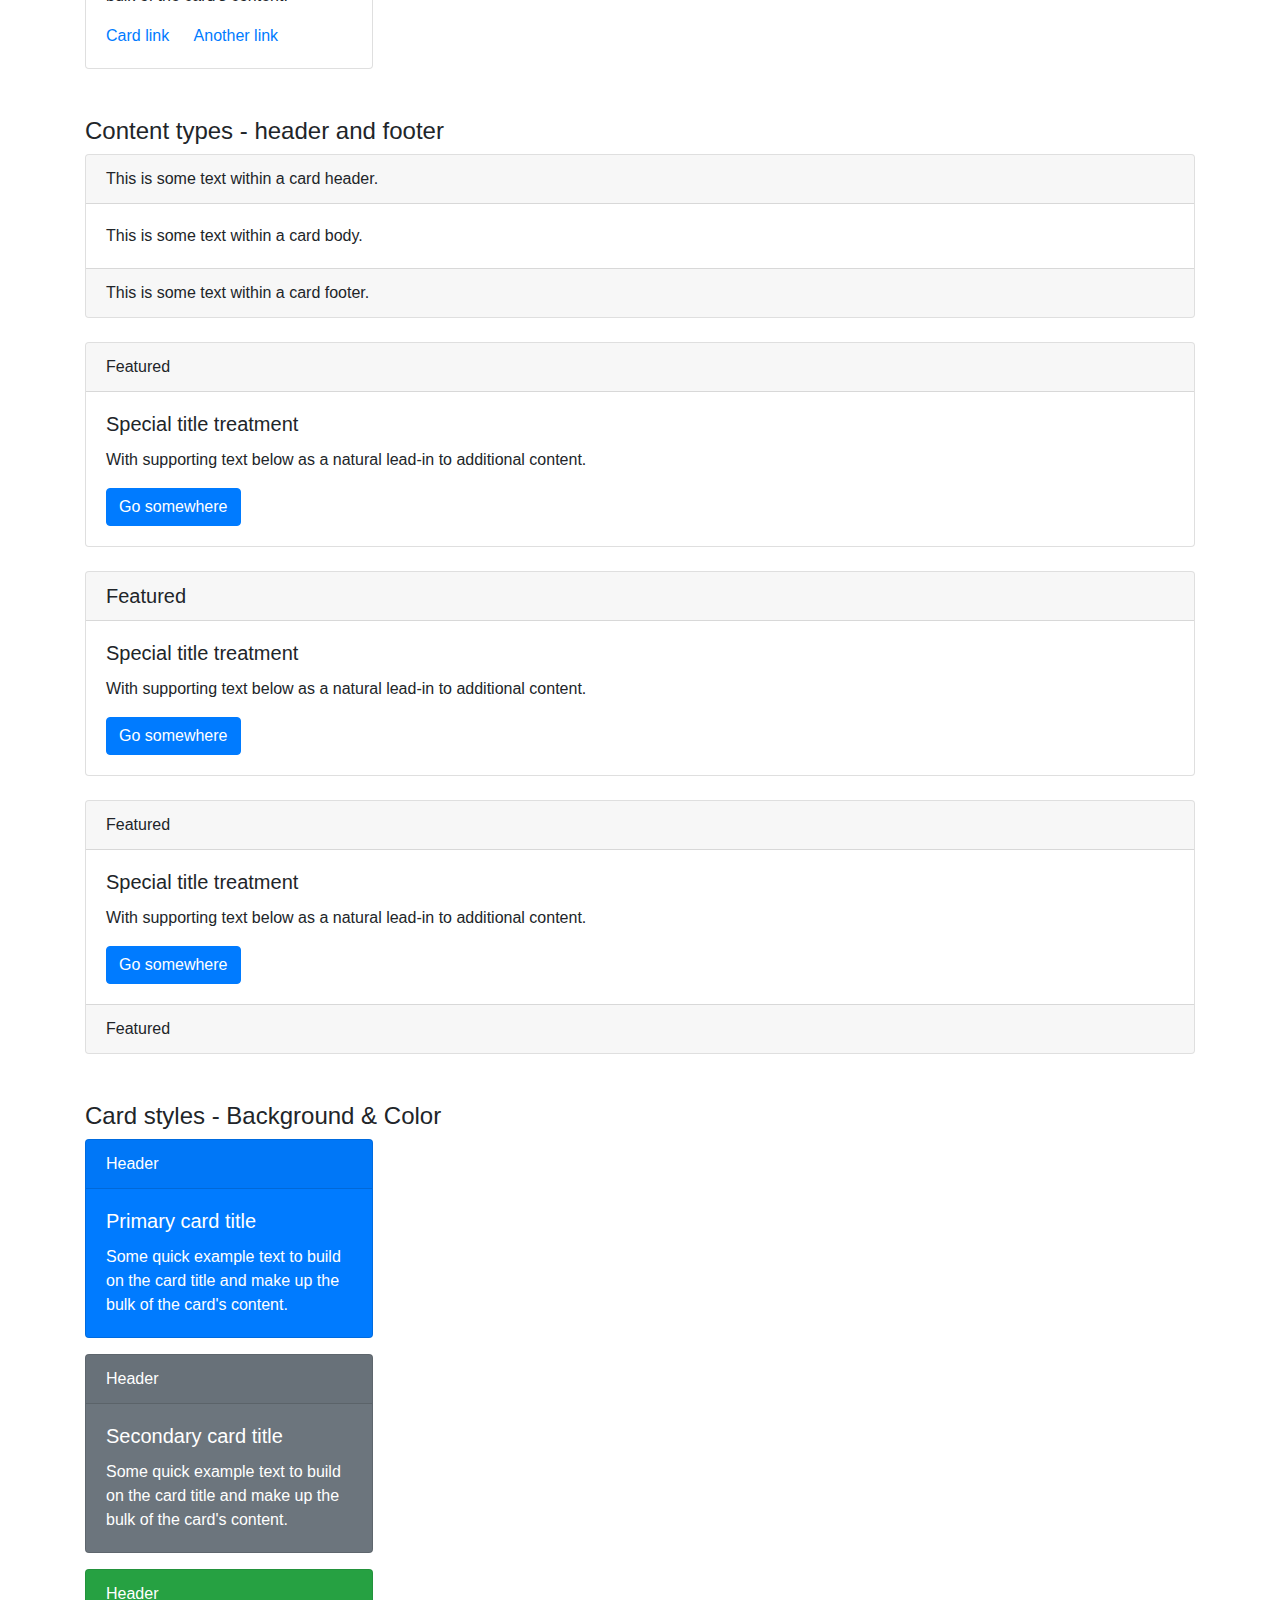
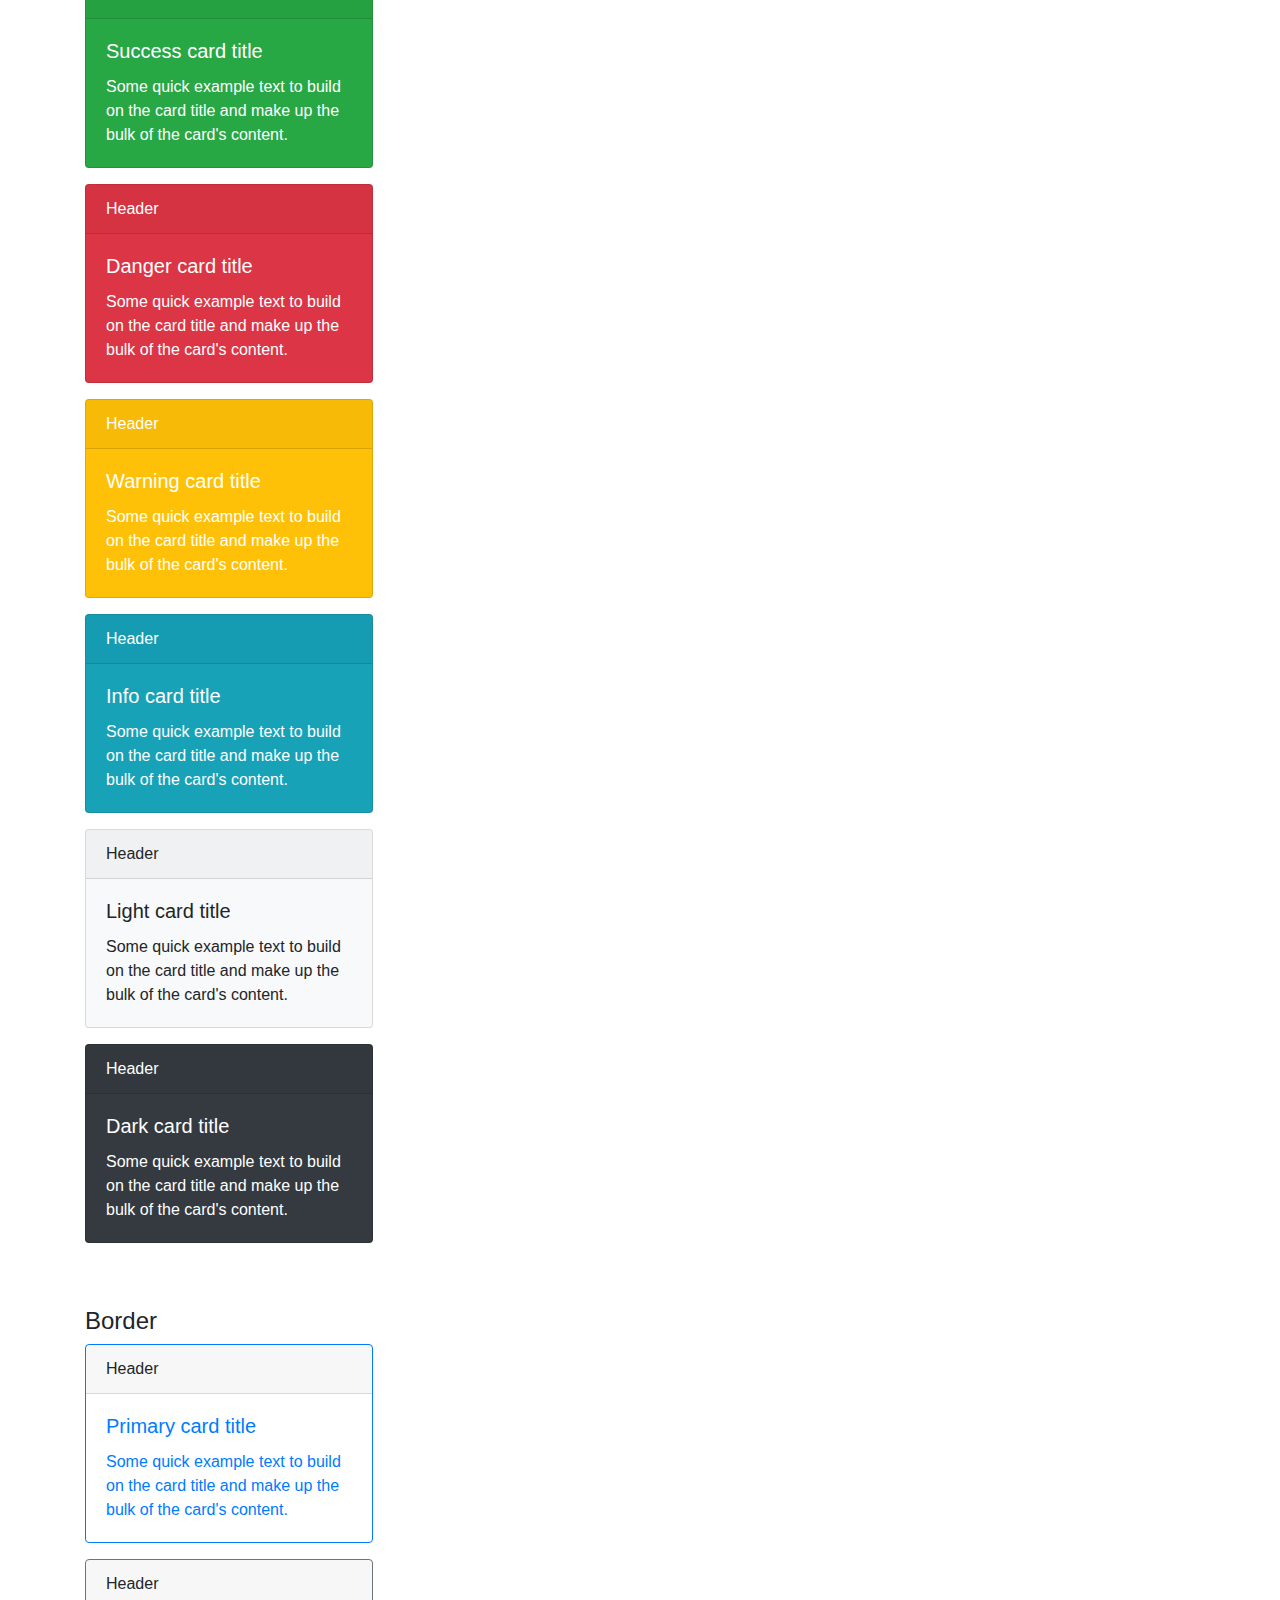
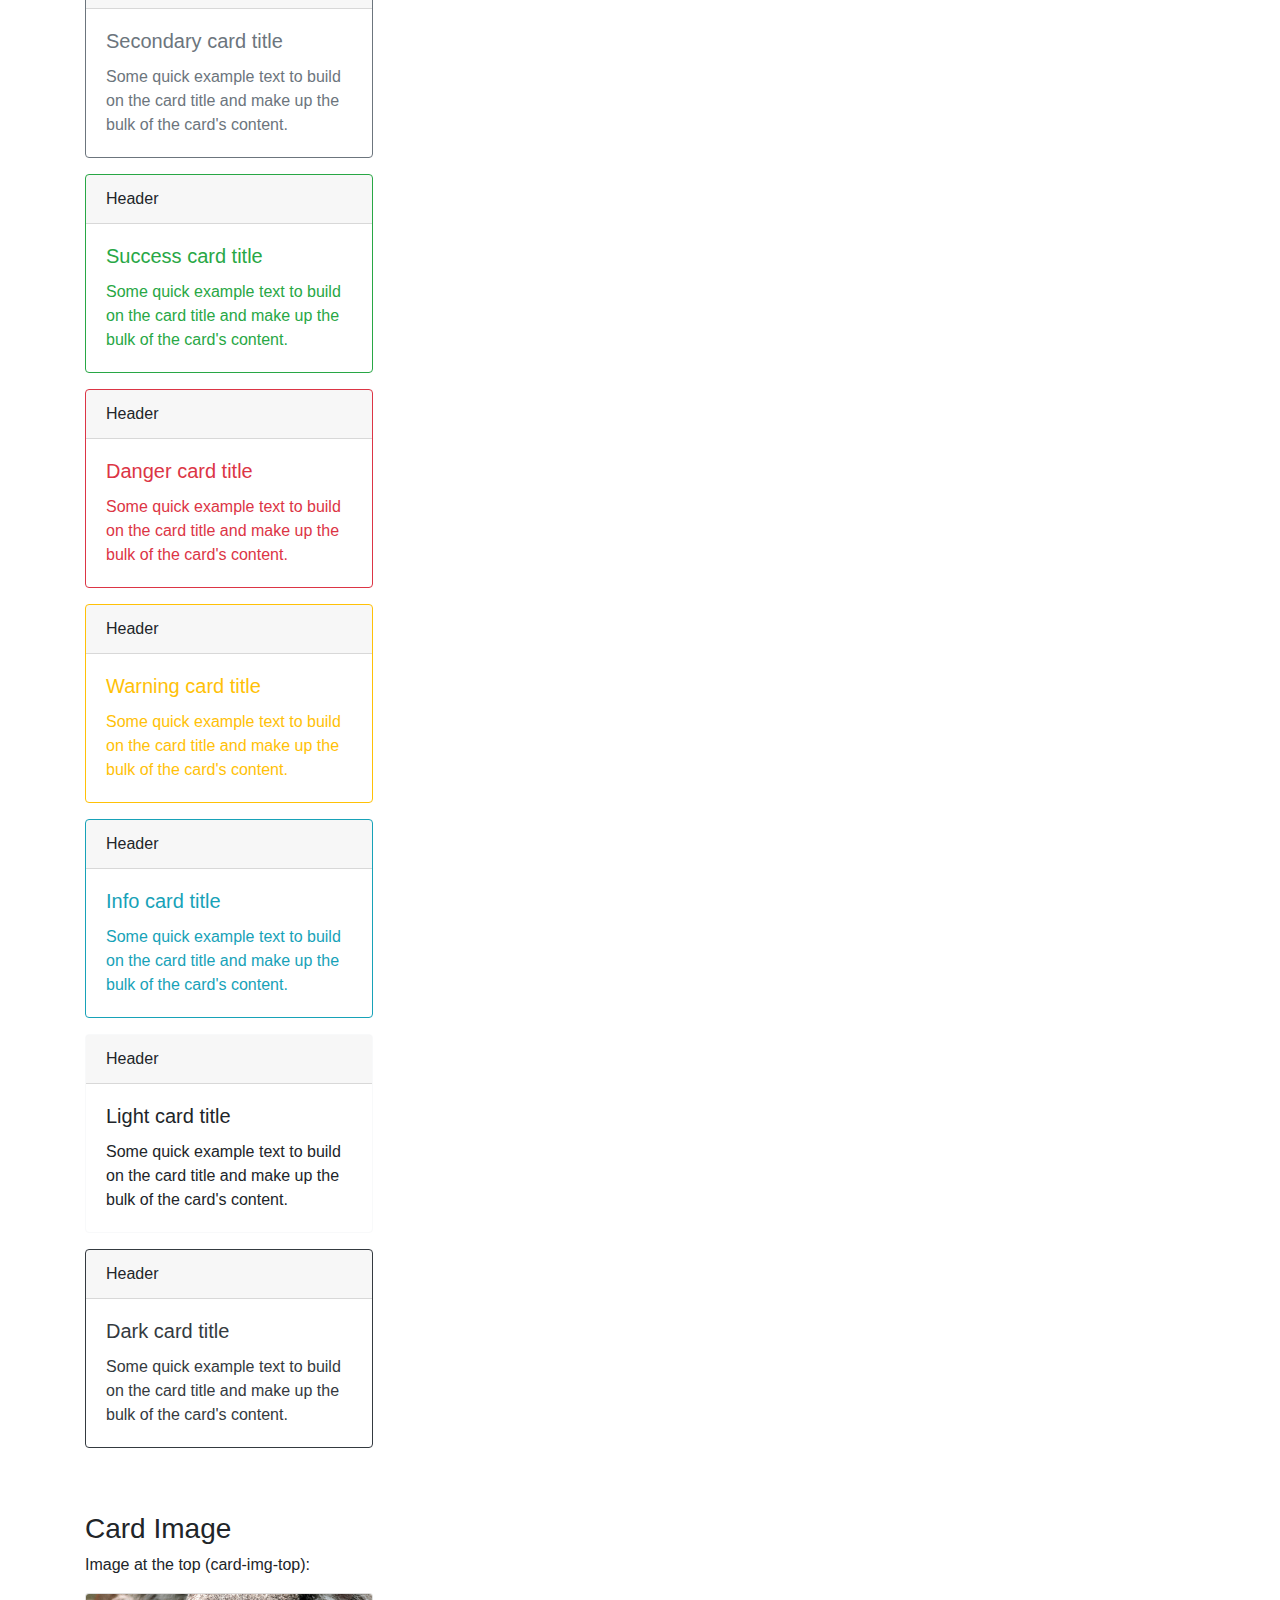
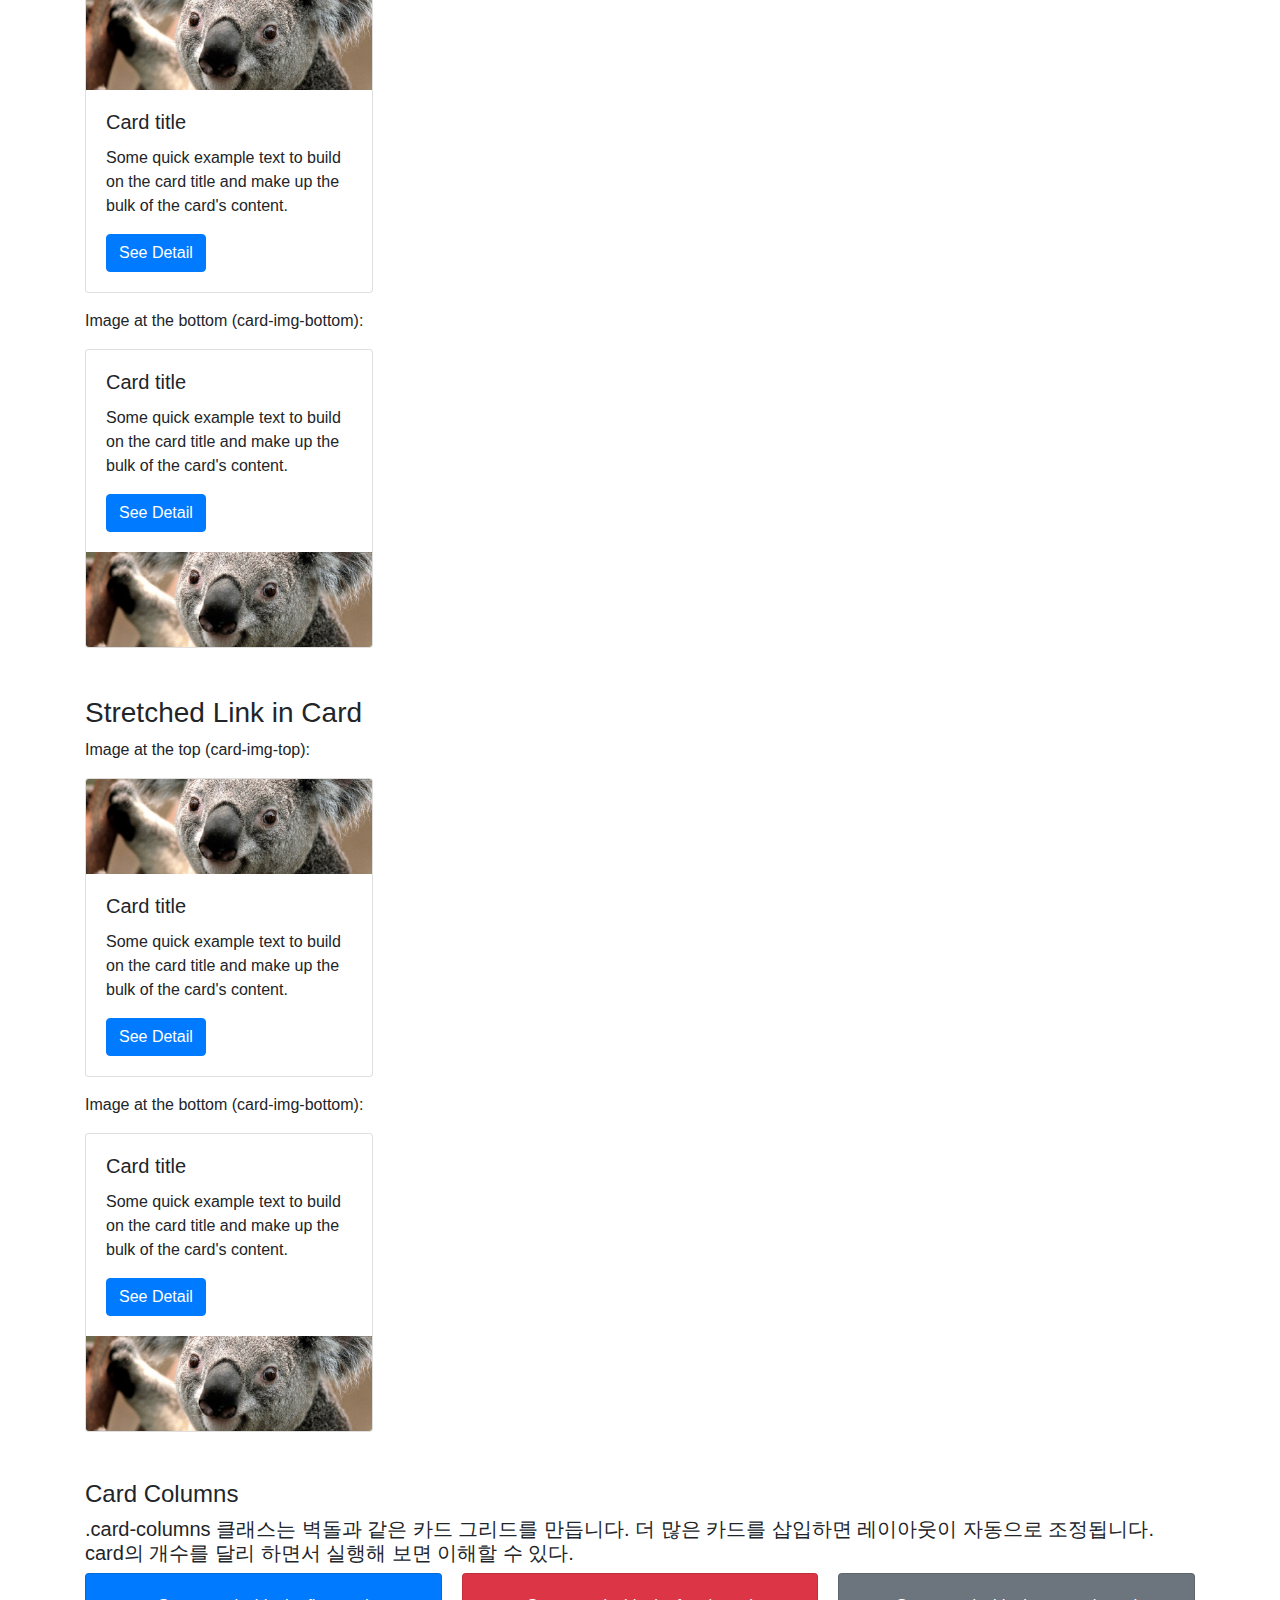
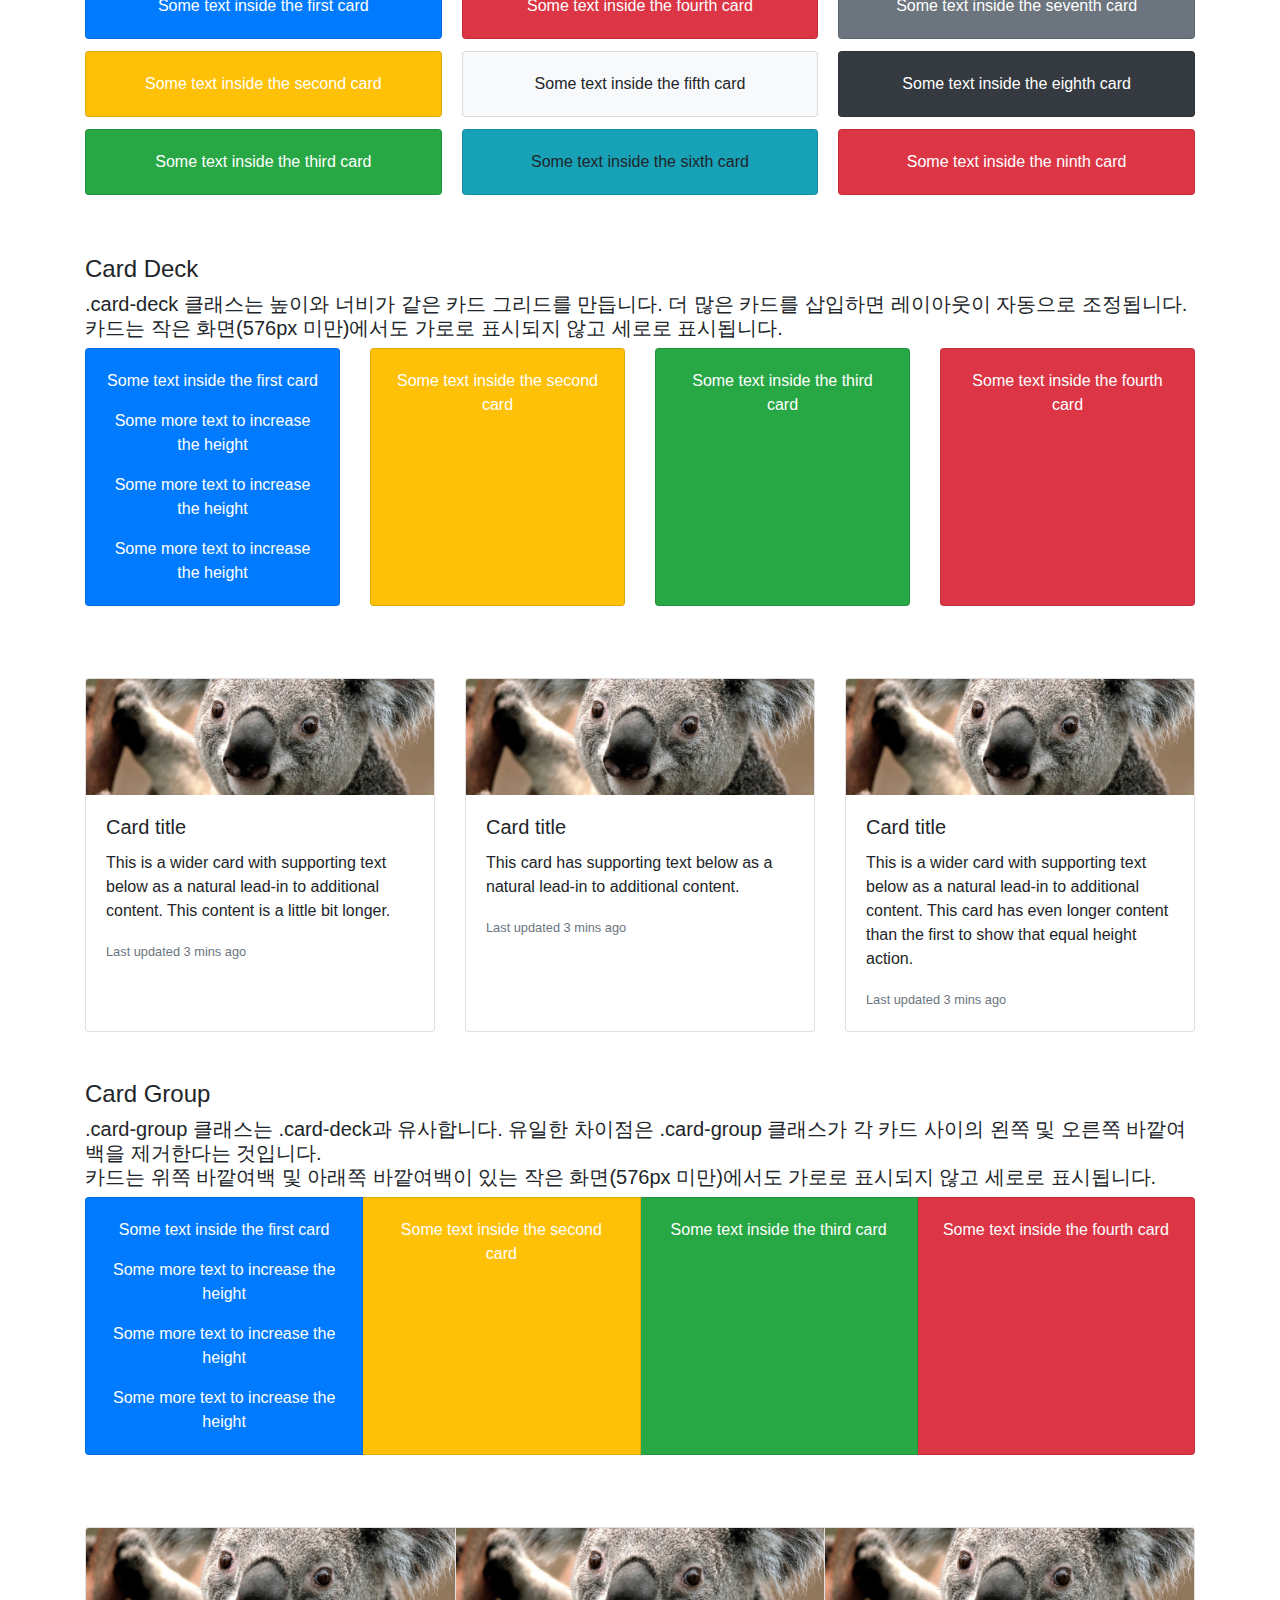
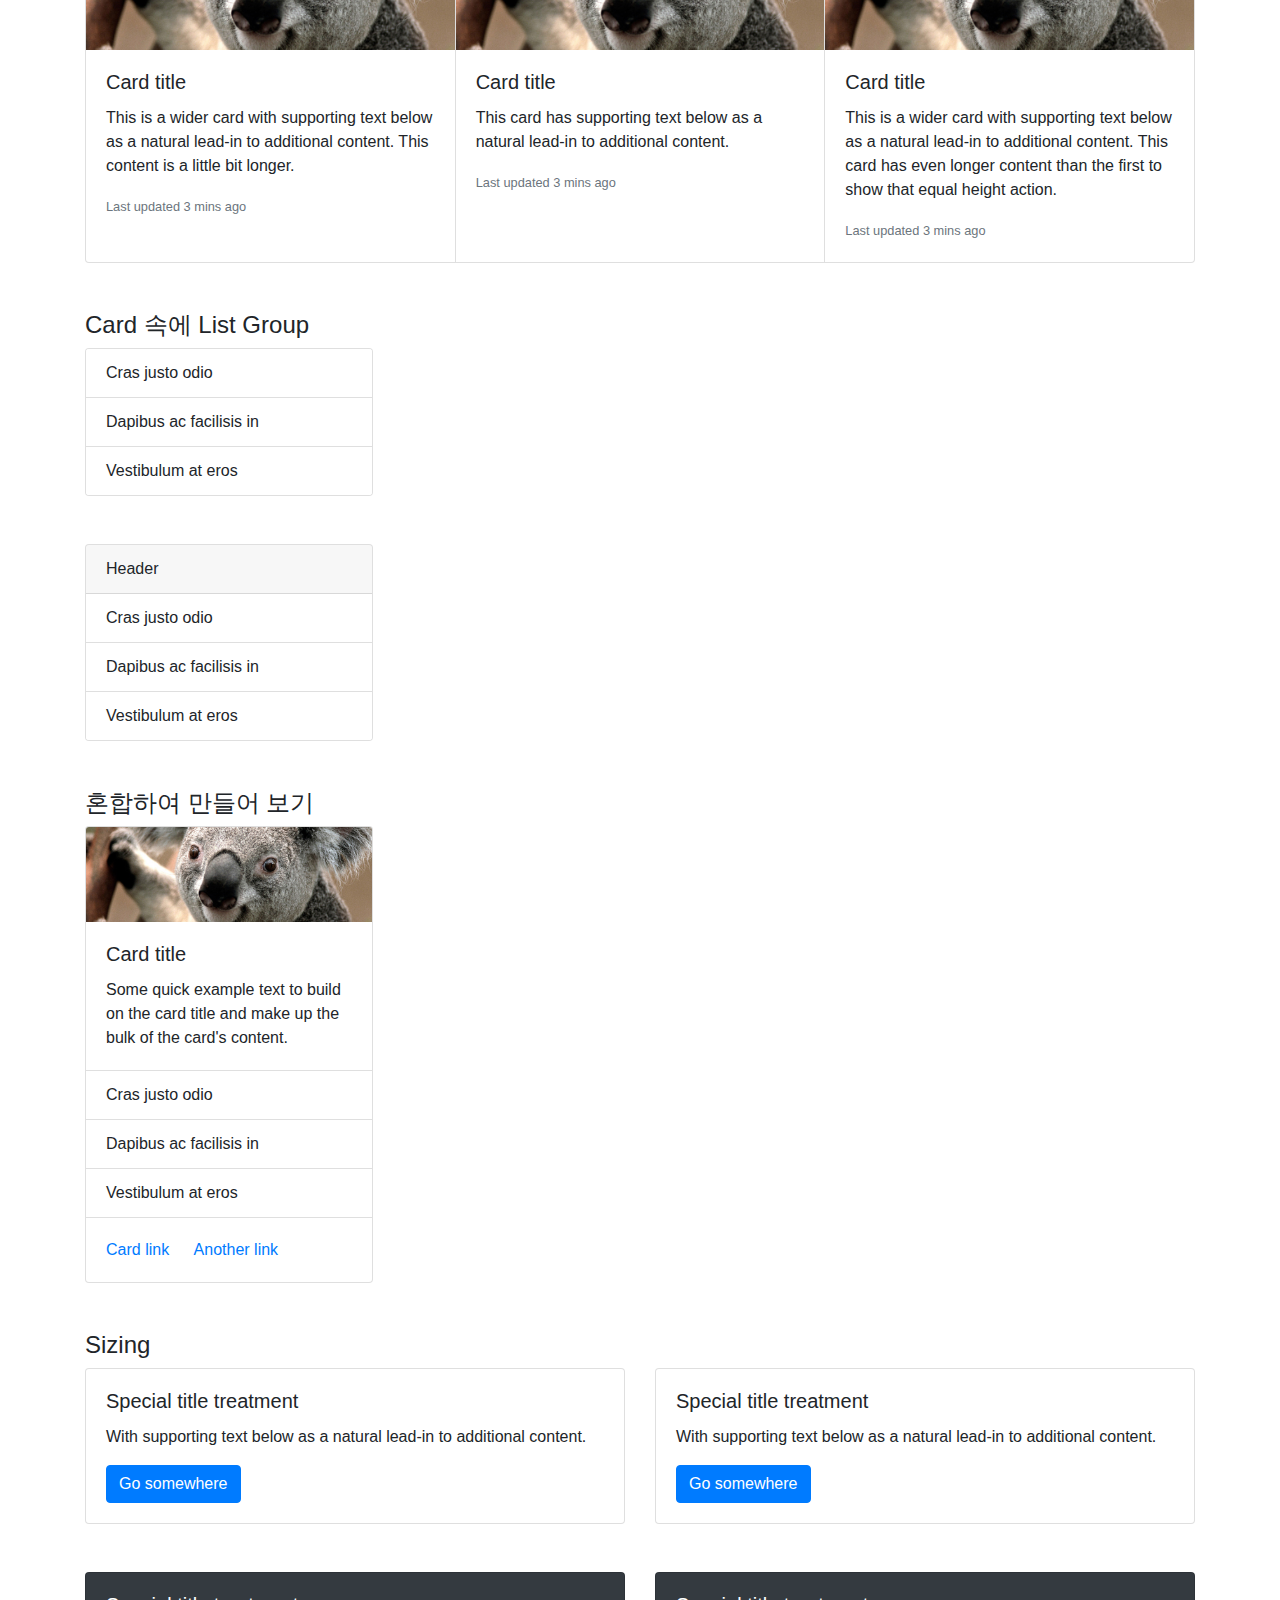
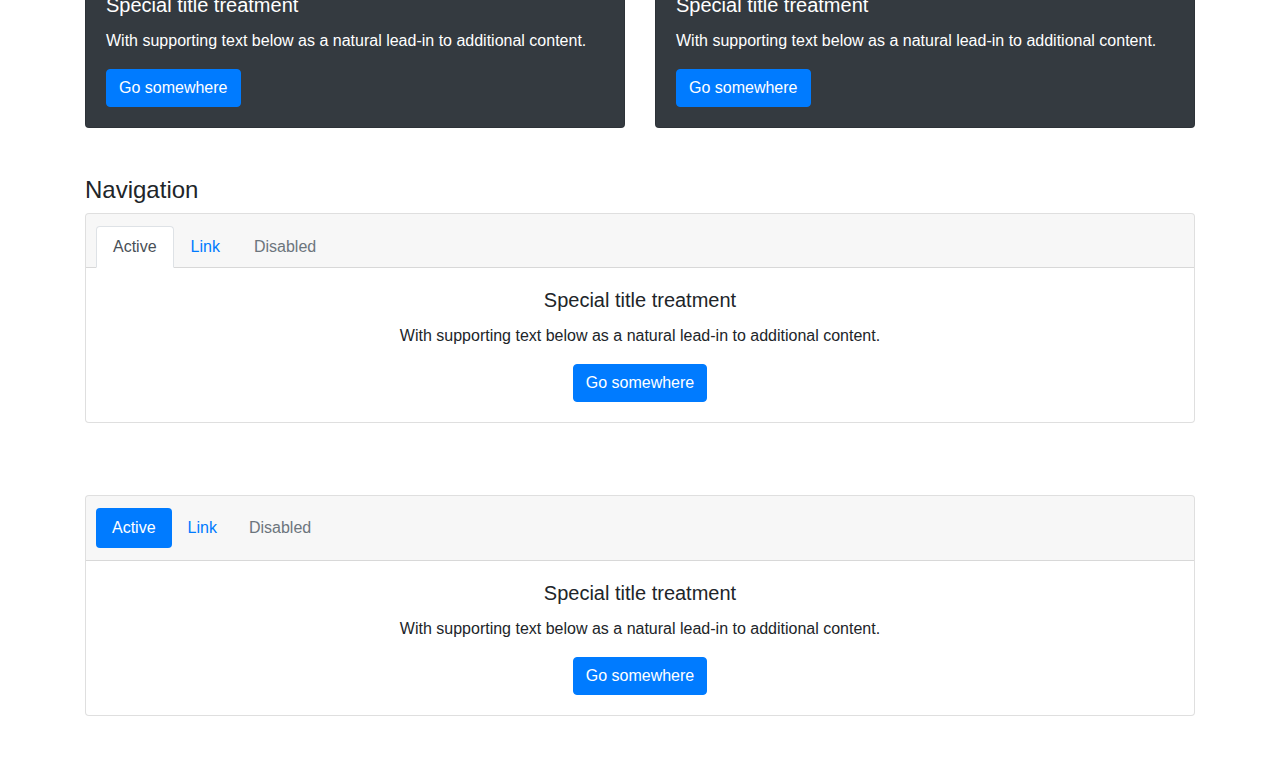
<file: ch01-css/s13_card.html>
<!doctype html>
<html lang="ko">
  <head>
    <!-- Required meta tags -->
    <meta charset="utf-8">
    <meta name="viewport" content="width=device-width, initial-scale=1, shrink-to-fit=no">

    <title>card</title>
    
    <!-- Bootstrap CSS -->
    <link rel="stylesheet" href="../css/bootstrap.min.css" type="text/css">
  </head>
  <body>
	<div class="container">
		<h2>card (유연하고 확장가능한 내용을 담을 수 있는 공간)</h2> 
		<h3>card는 내용 주위에 패딩이 있는 테두리가 있는 상자이다. <br>여기에는 머리글, 바닥글, 콘텐츠, 색상 등에 대한 옵션이 포함된다.</h3>
		<br>
		
		<div class="card" style="width: 18rem;"> <!-- 18rem 은 font size의 18배 크기임. 즉, 상대적 크기임. 만약에 width: 280px; 으로 하면 px 이므로 고정 크기임. -->
		  <img src="../images/Koala.jpg" class="card-img-top" alt="코알라" style="width: 100%" />
		  <div class="card-body">
		    <h5 class="card-title">Card title</h5>
		    <p class="card-text">Some quick example text to build on the card title and make up the bulk of the card's content.</p>
		    <a href="#" class="btn btn-primary">See Detail</a>
		  </div>
		</div>
		
		<br><br>
		
		<h4>Content types - body</h4>
		
		<div class="card">
		  <div class="card-body"> <!-- .card-body에는 카드 내용이 들어갑니다. -->
		    This is some text within a card body.
		  </div>
		</div>
		
		<br><br>
		
		<h4>Contextual Cards</h4>
		
		<div class="card mb-3"> <!-- mb-3 은 margin bottom 1rem 임. s02_container.html 파일 참조할 것. -->
		  <div class="card-body">
		     Basic card
		  </div>
        </div>
                
        <div class="card bg-primary text-white mb-3">
          <div class="card-body">
            Primary card
          </div>
        </div>
                        
        <div class="card bg-success text-white mb-3">
          <div class="card-body">
            Success card
          </div>
        </div>
                
        <div class="card bg-info text-white mb-3">
          <div class="card-body">
            Info card
          </div>
        </div>
                
        <div class="card bg-warning text-white mb-3">
          <div class="card-body">
            Warning card
          </div>
        </div>
                
        <div class="card bg-danger text-white mb-3">
          <div class="card-body">
            Danger card
          </div>
        </div>
               
        <div class="card bg-secondary text-white mb-3">
          <div class="card-body">
            Secondary card
          </div>
        </div>
               
        <div class="card bg-dark text-white mb-3">
          <div class="card-body">
            Dark card
          </div>
        </div>
            
        <div class="card bg-light text-dark mb-3">
          <div class="card-body">
            Light card
          </div>
        </div>
		
		<br>
		
		<h4>Titles, text, and links</h4>
		
		<div class="card" style="width: 18rem;">
		  <div class="card-body">
		    <h5 class="card-title">Card title</h5> <!-- .card-title 로 제목을 구분합니다. -->
		    <p class="card-text"> <!-- .card-text 로 내용을 구분합니다. -->
		      Some quick example text to build on the card title and make up the bulk of the card's content.
		    </p>
		    <a href="#" class="card-link">Card link</a>    <!-- .card-link 클래스는 모든 링크에 파란색과 호버 효과를 추가합니다. -->
		    <a href="#" class="card-link">Another link</a> <!-- .card-link 클래스는 모든 링크에 파란색과 호버 효과를 추가합니다. -->
		  </div>
		</div>
		
		<br><br>
		
		<h4>Content types - header and footer</h4>
		
		<div class="card">
		  <div class="card-header"> <!-- .card-header에는 카드 머리말이 들어갑니다. -->
		    This is some text within a card header.
		  </div>
		  <div class="card-body"> <!-- .card-body에는 카드 내용이 들어갑니다. -->
		    This is some text within a card body.
		  </div>
		  <div class="card-footer"> <!-- .card-footer에는 카드 꼬리말이 들어갑니다. -->
		    This is some text within a card footer.
		  </div>
		</div>
		
		<br>
		
	    <div class="card">
		  <div class="card-header">
		    Featured
		  </div>
		  <div class="card-body">
		    <h5 class="card-title">Special title treatment</h5>
		    <p class="card-text">With supporting text below as a natural lead-in to additional content.</p>
		    <a href="#" class="btn btn-primary">Go somewhere</a>
		  </div>
		</div>
		
		<br>
		
		<div class="card">
		  <h5 class="card-header">
		     Featured
		  </h5>
		  <div class="card-body">
		    <h5 class="card-title">Special title treatment</h5>
		    <p class="card-text">With supporting text below as a natural lead-in to additional content.</p>
		    <a href="#" class="btn btn-primary">Go somewhere</a>
		  </div>
		</div>
		
		<br>
		
		<div class="card">
		  <div class="card-header">
		    Featured
		  </div>
		  <div class="card-body">
		    <h5 class="card-title">Special title treatment</h5>
		    <p class="card-text">With supporting text below as a natural lead-in to additional content.</p>
		    <a href="#" class="btn btn-primary">Go somewhere</a>
		  </div>
		  <div class="card-footer">
		    Featured
		  </div>
		</div>
		
		<br><br>
		
		<h4>Card styles - Background &amp; Color</h4>
		
		<div class="card bg-primary text-white mb-3" style="max-width: 18rem;"> <!-- mb-3 은 margin bottom 1rem 임. s02_container.html 파일 참조할 것. -->
		  <div class="card-header">Header</div>
		  <div class="card-body">
		    <h5 class="card-title">Primary card title</h5>
		    <p class="card-text">Some quick example text to build on the card title and make up the bulk of the card's content.</p>
		  </div>
		</div>
		
		<div class="card bg-secondary text-white mb-3" style="max-width: 18rem;">
		  <div class="card-header">Header</div>
		  <div class="card-body">
		    <h5 class="card-title">Secondary card title</h5>
		    <p class="card-text">Some quick example text to build on the card title and make up the bulk of the card's content.</p>
		  </div>
		</div>
		
		<div class="card bg-success text-white mb-3" style="max-width: 18rem;">
		  <div class="card-header">Header</div>
		  <div class="card-body">
		    <h5 class="card-title">Success card title</h5>
		    <p class="card-text">Some quick example text to build on the card title and make up the bulk of the card's content.</p>
		  </div>
		</div>
		<div class="card bg-danger text-white mb-3" style="max-width: 18rem;">
		  <div class="card-header">Header</div>
		  <div class="card-body">
		    <h5 class="card-title">Danger card title</h5>
		    <p class="card-text">Some quick example text to build on the card title and make up the bulk of the card's content.</p>
		  </div>
		</div>
		<div class="card bg-warning text-white mb-3" style="max-width: 18rem;">
		  <div class="card-header">Header</div>
		  <div class="card-body">
		    <h5 class="card-title">Warning card title</h5>
		    <p class="card-text">Some quick example text to build on the card title and make up the bulk of the card's content.</p>
		  </div>
		</div>
		<div class="card bg-info text-white mb-3" style="max-width: 18rem;">
		  <div class="card-header">Header</div>
		  <div class="card-body">
		    <h5 class="card-title">Info card title</h5>
		    <p class="card-text">Some quick example text to build on the card title and make up the bulk of the card's content.</p>
		  </div>
		</div>
		<div class="card bg-light mb-3" style="max-width: 18rem;">
		  <div class="card-header">Header</div>
		  <div class="card-body">
		    <h5 class="card-title">Light card title</h5>
		    <p class="card-text">Some quick example text to build on the card title and make up the bulk of the card's content.</p>
		  </div>
		</div>
		<div class="card bg-dark text-white mb-3" style="max-width: 18rem;">
		  <div class="card-header">Header</div>
		  <div class="card-body">
		    <h5 class="card-title">Dark card title</h5>
		    <p class="card-text">Some quick example text to build on the card title and make up the bulk of the card's content.</p>
		  </div>
		</div>
		
		<br><br>
		
		<h4>Border</h4>
		
		<div class="card border-primary mb-3" style="max-width: 18rem;">
		  <div class="card-header">
		     Header
		  </div>
		  <div class="card-body text-primary">
		    <h5 class="card-title">Primary card title</h5>
		    <p class="card-text">Some quick example text to build on the card title and make up the bulk of the card's content.</p>
		  </div>
		</div>
		
		<div class="card border-secondary mb-3" style="max-width: 18rem;">
		  <div class="card-header">
		     Header
		  </div>
		  <div class="card-body text-secondary">
		    <h5 class="card-title">Secondary card title</h5>
		    <p class="card-text">Some quick example text to build on the card title and make up the bulk of the card's content.</p>
		  </div>
		</div>
		
		<div class="card border-success mb-3" style="max-width: 18rem;">
		  <div class="card-header">
		     Header
		  </div>
		  <div class="card-body text-success">
		    <h5 class="card-title">Success card title</h5>
		    <p class="card-text">Some quick example text to build on the card title and make up the bulk of the card's content.</p>
		  </div>
		</div>
		
		<div class="card border-danger mb-3" style="max-width: 18rem;">
		  <div class="card-header">
		     Header
		  </div>
		  <div class="card-body text-danger">
		    <h5 class="card-title">Danger card title</h5>
		    <p class="card-text">Some quick example text to build on the card title and make up the bulk of the card's content.</p>
		  </div>
		</div>
		
		<div class="card border-warning mb-3" style="max-width: 18rem;">
		  <div class="card-header">
		     Header
		  </div>
		  <div class="card-body text-warning">
		    <h5 class="card-title">Warning card title</h5>
		    <p class="card-text">Some quick example text to build on the card title and make up the bulk of the card's content.</p>
		  </div>
		</div>
		
		<div class="card border-info mb-3" style="max-width: 18rem;">
		  <div class="card-header">
		     Header
		  </div>
		  <div class="card-body text-info">
		    <h5 class="card-title">Info card title</h5>
		    <p class="card-text">Some quick example text to build on the card title and make up the bulk of the card's content.</p>
		  </div>
		</div>
		
		<div class="card border-light mb-3" style="max-width: 18rem;">
		  <div class="card-header">
		     Header
		  </div>
		  <div class="card-body">
		    <h5 class="card-title">Light card title</h5>
		    <p class="card-text">Some quick example text to build on the card title and make up the bulk of the card's content.</p>
		  </div>
		</div>
		
		<div class="card border-dark mb-3" style="max-width: 18rem;">
		  <div class="card-header">
		     Header
		  </div>
		  <div class="card-body text-dark">
		    <h5 class="card-title">Dark card title</h5>
		    <p class="card-text">Some quick example text to build on the card title and make up the bulk of the card's content.</p>
		  </div>
		</div>
		
		<br><br>
		
		<h3>Card Image</h3>
		
        <p>Image at the top (card-img-top):</p>
		<div class="card mb-3" style="width: 18rem;">
		  <img src="../images/Koala.jpg" class="card-img-top" alt="코알라" style="width: 100%" /> <!-- style="width: 100%" 을 생략해도 100% 로 사용됨. -->
		  <div class="card-body">
		    <h5 class="card-title">Card title</h5>
		    <p class="card-text">Some quick example text to build on the card title and make up the bulk of the card's content.</p>
		    <a href="#" class="btn btn-primary">See Detail</a>
		  </div>
		</div>
				
		<p>Image at the bottom (card-img-bottom):</p>
		<div class="card mb-5" style="width: 18rem;">
		  <div class="card-body">
		    <h5 class="card-title">Card title</h5>
		    <p class="card-text">Some quick example text to build on the card title and make up the bulk of the card's content.</p>
		    <a href="#" class="btn btn-primary">See Detail</a>
		  </div>
		  <img src="../images/Koala.jpg" class="card-img-bottom" alt="코알라" style="width: 100%" />
		</div>
								
		<h3>Stretched Link in Card</h3>
		
		<!-- 카드 내부의 링크에 .stretched-link 클래스를 추가하면 전체 카드를 클릭할 수 있고 호버링할 수 있습니다(카드가 링크 역할을 함). -->
		<p>Image at the top (card-img-top):</p>
		<div class="card mb-3" style="width: 18rem;">
		  <img src="../images/Koala.jpg" class="card-img-top" alt="코알라" style="width: 100%" />
		  <div class="card-body">
		    <h5 class="card-title">Card title</h5>
		    <p class="card-text">Some quick example text to build on the card title and make up the bulk of the card's content.</p>
		    <a href="#" class="btn btn-primary stretched-link">See Detail</a>
		  </div>
		</div>
				
		<p>Image at the bottom (card-img-bottom):</p>
		<div class="card mb-5" style="width: 18rem;">
		  <div class="card-body">
		    <h5 class="card-title">Card title</h5>
		    <p class="card-text">Some quick example text to build on the card title and make up the bulk of the card's content.</p>
		    <a href="#" class="btn btn-primary stretched-link">See Detail</a>
		  </div>
		  <img src="../images/Koala.jpg" class="card-img-bottom" alt="코알라" style="width: 100%" />
		</div>
			
		
		<h4>Card Columns</h4>
		<h5>
		  .card-columns 클래스는 벽돌과 같은 카드 그리드를 만듭니다. 더 많은 카드를 삽입하면 레이아웃이 자동으로 조정됩니다.
		  card의 개수를 달리 하면서 실행해 보면 이해할 수 있다. 
		</h5>
		<div class="card-columns mb-5">
		  <div class="card bg-primary text-white">
		    <div class="card-body text-center">
		      <p class="card-text">Some text inside the first card</p>
		    </div>
		  </div>
		  <div class="card bg-warning text-white">
		    <div class="card-body text-center">
		      <p class="card-text">Some text inside the second card</p>
		    </div>
		  </div>
		  <div class="card bg-success text-white">
		    <div class="card-body text-center">
		      <p class="card-text">Some text inside the third card</p>
		    </div>
		  </div>
		  <div class="card bg-danger text-white">
		    <div class="card-body text-center">
		      <p class="card-text">Some text inside the fourth card</p>
		    </div>
		  </div>
		  <div class="card bg-light">
		    <div class="card-body text-center">
		      <p class="card-text">Some text inside the fifth card</p>
		    </div>
		  </div>
		  <div class="card bg-info">
		    <div class="card-body text-center">
		      <p class="card-text">Some text inside the sixth card</p>
		    </div>
		  </div>
		  <div class="card bg-secondary text-white">
		    <div class="card-body text-center">
		      <p class="card-text">Some text inside the seventh card</p>
		    </div>
		  </div>
		  <div class="card bg-dark text-white">
		    <div class="card-body text-center">
		      <p class="card-text">Some text inside the eighth card</p>
		    </div>
		  </div>
		  <div class="card bg-danger text-white">
		    <div class="card-body text-center">
		      <p class="card-text">Some text inside the ninth card</p>
		    </div>
		  </div>
		</div>
		
		
		<h4>Card Deck</h4>
		<h5> 
		  .card-deck 클래스는 높이와 너비가 같은 카드 그리드를 만듭니다. 더 많은 카드를 삽입하면 레이아웃이 자동으로 조정됩니다. 
		  <br>카드는 작은 화면(576px 미만)에서도 가로로 표시되지 않고 세로로 표시됩니다.
		</h5>
		<div class="card-deck mb-5">
		  <div class="card bg-primary text-white">
		    <div class="card-body text-center">
		      <p class="card-text">Some text inside the first card</p>
		      <p class="card-text">Some more text to increase the height</p>
        	  <p class="card-text">Some more text to increase the height</p>
              <p class="card-text">Some more text to increase the height</p>
		    </div>
		  </div>
		  <div class="card bg-warning text-white">
		    <div class="card-body text-center">
		      <p class="card-text">Some text inside the second card</p>
		    </div>
		  </div>
		  <div class="card bg-success text-white">
		    <div class="card-body text-center">
		      <p class="card-text">Some text inside the third card</p>
		    </div>
		  </div>
		  <div class="card bg-danger text-white">
		    <div class="card-body text-center">
		      <p class="card-text">Some text inside the fourth card</p>
		    </div>
		  </div>
		</div>
		
		<br>
		
		<div class="card-deck mb-5">
		  <div class="card">
		    <img src="../images/Koala.jpg" class="card-img-top" alt="...">
		    <div class="card-body">
		      <h5 class="card-title">Card title</h5>
		      <p class="card-text">This is a wider card with supporting text below as a natural lead-in to additional content. This content is a little bit longer.</p>
		      <p class="card-text"><small class="text-muted">Last updated 3 mins ago</small></p>
		    </div>
		  </div>
		  <div class="card">
		    <img src="../images/Koala.jpg" class="card-img-top" alt="...">
		    <div class="card-body">
		      <h5 class="card-title">Card title</h5>
		      <p class="card-text">This card has supporting text below as a natural lead-in to additional content.</p>
		      <p class="card-text"><small class="text-muted">Last updated 3 mins ago</small></p>
		    </div>
		  </div>
		  <div class="card">
		    <img src="../images/Koala.jpg" class="card-img-top" alt="...">
		    <div class="card-body">
		      <h5 class="card-title">Card title</h5>
		      <p class="card-text">This is a wider card with supporting text below as a natural lead-in to additional content. This card has even longer content than the first to show that equal height action.</p>
		      <p class="card-text"><small class="text-muted">Last updated 3 mins ago</small></p>
		    </div>
		  </div>
		</div>
		
		<h4>Card Group</h4>
		<h5> 
		  .card-group 클래스는 .card-deck과 ​​유사합니다. 유일한 차이점은 .card-group 클래스가 각 카드 사이의 왼쪽 및 오른쪽 바깥여백을 제거한다는 것입니다.
		  <br>카드는 위쪽 바깥여백 및 아래쪽 바깥여백이 있는 작은 화면(576px 미만)에서도 가로로 표시되지 않고 세로로 표시됩니다.
		</h5>
		<div class="card-group mb-5">
		  <div class="card bg-primary text-white">
		    <div class="card-body text-center">
		      <p class="card-text">Some text inside the first card</p>
		      <p class="card-text">Some more text to increase the height</p>
        	  <p class="card-text">Some more text to increase the height</p>
              <p class="card-text">Some more text to increase the height</p>
		    </div>
		  </div>
		  <div class="card bg-warning text-white">
		    <div class="card-body text-center">
		      <p class="card-text">Some text inside the second card</p>
		    </div>
		  </div>
		  <div class="card bg-success text-white">
		    <div class="card-body text-center">
		      <p class="card-text">Some text inside the third card</p>
		    </div>
		  </div>
		  <div class="card bg-danger text-white">
		    <div class="card-body text-center">
		      <p class="card-text">Some text inside the fourth card</p>
		    </div>
		  </div>
		</div>
		
		<br>
		
		<div class="card-group mb-5">
		  <div class="card">
		    <img src="../images/Koala.jpg" class="card-img-top" alt="...">
		    <div class="card-body">
		      <h5 class="card-title">Card title</h5>
		      <p class="card-text">This is a wider card with supporting text below as a natural lead-in to additional content. This content is a little bit longer.</p>
		      <p class="card-text"><small class="text-muted">Last updated 3 mins ago</small></p>
		    </div>
		  </div>
		  <div class="card">
		    <img src="../images/Koala.jpg" class="card-img-top" alt="...">
		    <div class="card-body">
		      <h5 class="card-title">Card title</h5>
		      <p class="card-text">This card has supporting text below as a natural lead-in to additional content.</p>
		      <p class="card-text"><small class="text-muted">Last updated 3 mins ago</small></p>
		    </div>
		  </div>
		  <div class="card">
		    <img src="../images/Koala.jpg" class="card-img-top" alt="...">
		    <div class="card-body">
		      <h5 class="card-title">Card title</h5>
		      <p class="card-text">This is a wider card with supporting text below as a natural lead-in to additional content. This card has even longer content than the first to show that equal height action.</p>
		      <p class="card-text"><small class="text-muted">Last updated 3 mins ago</small></p>
		    </div>
		  </div>
		</div>
		
		<h4>Card 속에 List Group</h4>
		
		<div class="card mb-5" style="width: 18rem;">
		  <ul class="list-group list-group-flush">
		    <li class="list-group-item">Cras justo odio</li>
		    <li class="list-group-item">Dapibus ac facilisis in</li>
		    <li class="list-group-item">Vestibulum at eros</li>
		  </ul>
		</div>
		
		<div class="card mb-5" style="width: 18rem;">
		  <div class="card-header">
		    Header
		  </div>
		  <ul class="list-group list-group-flush">
		    <li class="list-group-item">Cras justo odio</li>
		    <li class="list-group-item">Dapibus ac facilisis in</li>
		    <li class="list-group-item">Vestibulum at eros</li>
		  </ul>
		</div>
		
		
		<h4>혼합하여 만들어 보기</h4>
		
		<div class="card mb-5" style="width: 18rem;">
		  <img src="../images/Koala.jpg" class="card-img-top" alt="..." style="width: 100%"> <!-- style="width: 100%" 을 생략해도 100% 로 사용됨. -->
		  <div class="card-body">
		    <h5 class="card-title">
		        Card title
		    </h5>
		    <p class="card-text">
		      Some quick example text to build on the card title and make up the bulk of the card's content.
		    </p>
		  </div>
		  <ul class="list-group list-group-flush">
		    <li class="list-group-item">Cras justo odio</li>
		    <li class="list-group-item">Dapibus ac facilisis in</li>
		    <li class="list-group-item">Vestibulum at eros</li>
		  </ul>
		  <div class="card-body">
		    <a href="#" class="card-link">Card link</a>
		    <a href="#" class="card-link">Another link</a>
		  </div>
		</div>
		
		
		<h4>Sizing</h4>
		
		<div class="row mb-5">
		  <div class="col">
		    <div class="card">
		      <div class="card-body">
		        <h5 class="card-title">Special title treatment</h5>
		        <p class="card-text">With supporting text below as a natural lead-in to additional content.</p>
		        <a href="#" class="btn btn-primary">Go somewhere</a>
		      </div>
		    </div>
		  </div>
		  <div class="col">
		    <div class="card">
		      <div class="card-body">
		        <h5 class="card-title">Special title treatment</h5>
		        <p class="card-text">With supporting text below as a natural lead-in to additional content.</p>
		        <a href="#" class="btn btn-primary">Go somewhere</a>
		      </div>
		    </div>
		  </div>
		</div>
		
		<div class="row mb-5">
		  <div class="col-md-6">
		    <div class="card bg-dark text-white">
		      <div class="card-body">
		        <h5 class="card-title">Special title treatment</h5>
		        <p class="card-text">With supporting text below as a natural lead-in to additional content.</p>
		        <a href="#" class="btn btn-primary">Go somewhere</a>
		      </div>
		    </div>
		  </div>
		  <div class="col-md-6">
		    <div class="card bg-dark text-white">
		      <div class="card-body">
		        <h5 class="card-title">Special title treatment</h5>
		        <p class="card-text">With supporting text below as a natural lead-in to additional content.</p>
		        <a href="#" class="btn btn-primary">Go somewhere</a>
		      </div>
		    </div>
		  </div>
		</div>
		
		
		<h4>Navigation</h4>
		
		<div class="card text-center mb-5">
		  <div class="card-header">
		    <ul class="nav nav-tabs card-header-tabs">
		      <li class="nav-item">
		        <a class="nav-link active" href="#">Active</a>
		      </li>
		      <li class="nav-item">
		        <a class="nav-link" href="#">Link</a>
		      </li>
		      <li class="nav-item">
		        <a class="nav-link disabled" href="#" tabindex="-1" aria-disabled="true">Disabled</a>
		      </li>
		    </ul>
		  </div>
		  
		  <div class="card-body">
		    <h5 class="card-title">Special title treatment</h5>
		    <p class="card-text">With supporting text below as a natural lead-in to additional content.</p>
		    <a href="#" class="btn btn-primary">Go somewhere</a>
		  </div>
		</div>
		
		<br>
						
		<div class="card text-center mb-5">
		  <div class="card-header">
		    <ul class="nav nav-pills card-header-pills">
		      <li class="nav-item">
		        <a class="nav-link active" href="#">Active</a>
		      </li>
		      <li class="nav-item">
		        <a class="nav-link" href="#">Link</a>
		      </li>
		      <li class="nav-item">
		        <a class="nav-link disabled" href="#" tabindex="-1" aria-disabled="true">Disabled</a>
		      </li>
		    </ul>
		  </div>
		  <div class="card-body">
		    <h5 class="card-title">Special title treatment</h5>
		    <p class="card-text">With supporting text below as a natural lead-in to additional content.</p>
		    <a href="#" class="btn btn-primary">Go somewhere</a>
		  </div>
		</div>
				 		
	</div>
	
    <!-- Optional JavaScript -->
    <script src="../js/jquery-3.6.0.min.js" type="text/javascript"></script>
    <script src="../js/bootstrap.bundle.min.js" type="text/javascript"></script>
  </body>
</html>
</file>
<file: ch03-example/css/mycss.css>
@charset "UTF-8";

body {
	padding: 15px 0 30px 0;
}

.custom-topcontents {
	margin-top: 15px;
}

.menufont-size {
	font-size: 13pt;
}

div.custom-submit {
	display: flex;
}

div.custom-submit > input[type="submit"] {
	margin: auto;
}
</file>
<file: ch04-shoppingMall/css/homeshopping.css>
@charset "UTF-8";

#viewMore {
	display: block;
	width: 10%;
	margin: 0 auto;
	margin-bottom: 20px;
	
}

#signUpNow {
	font-size: 13pt;
}
</file>
